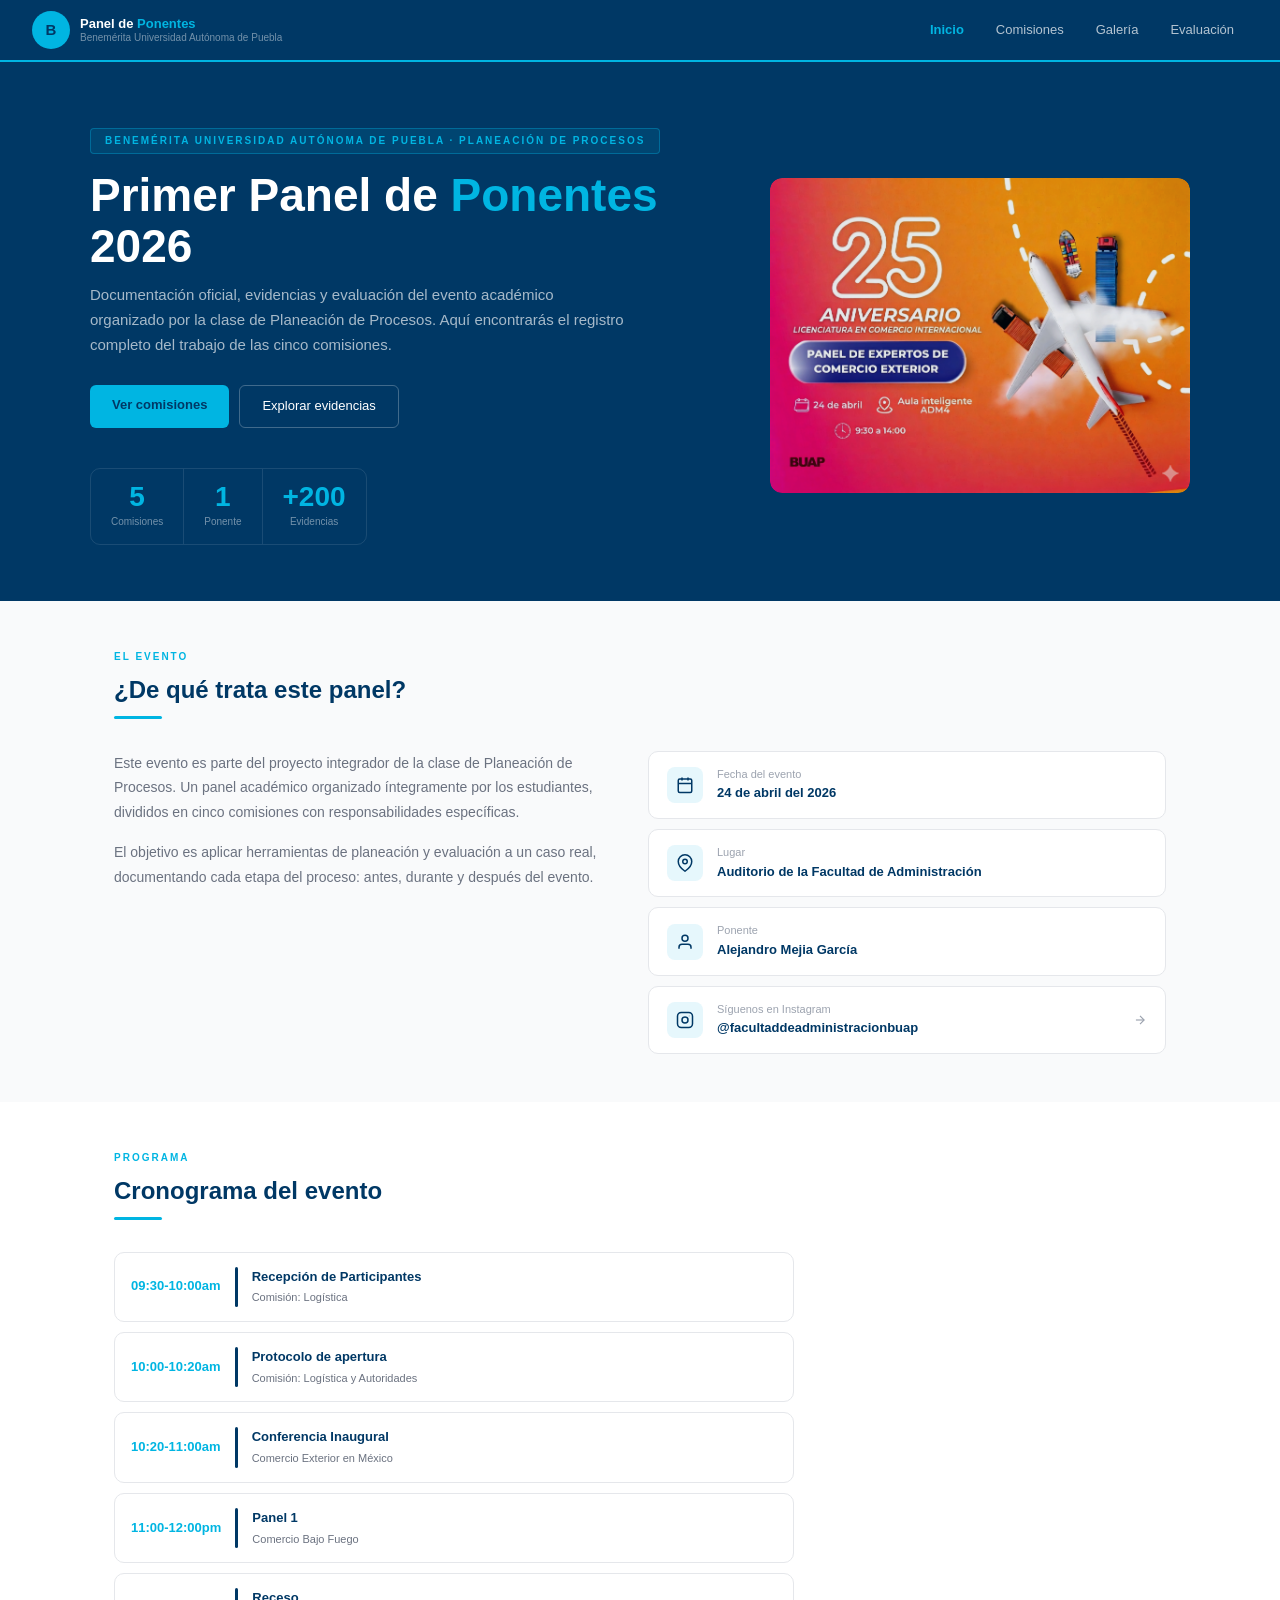
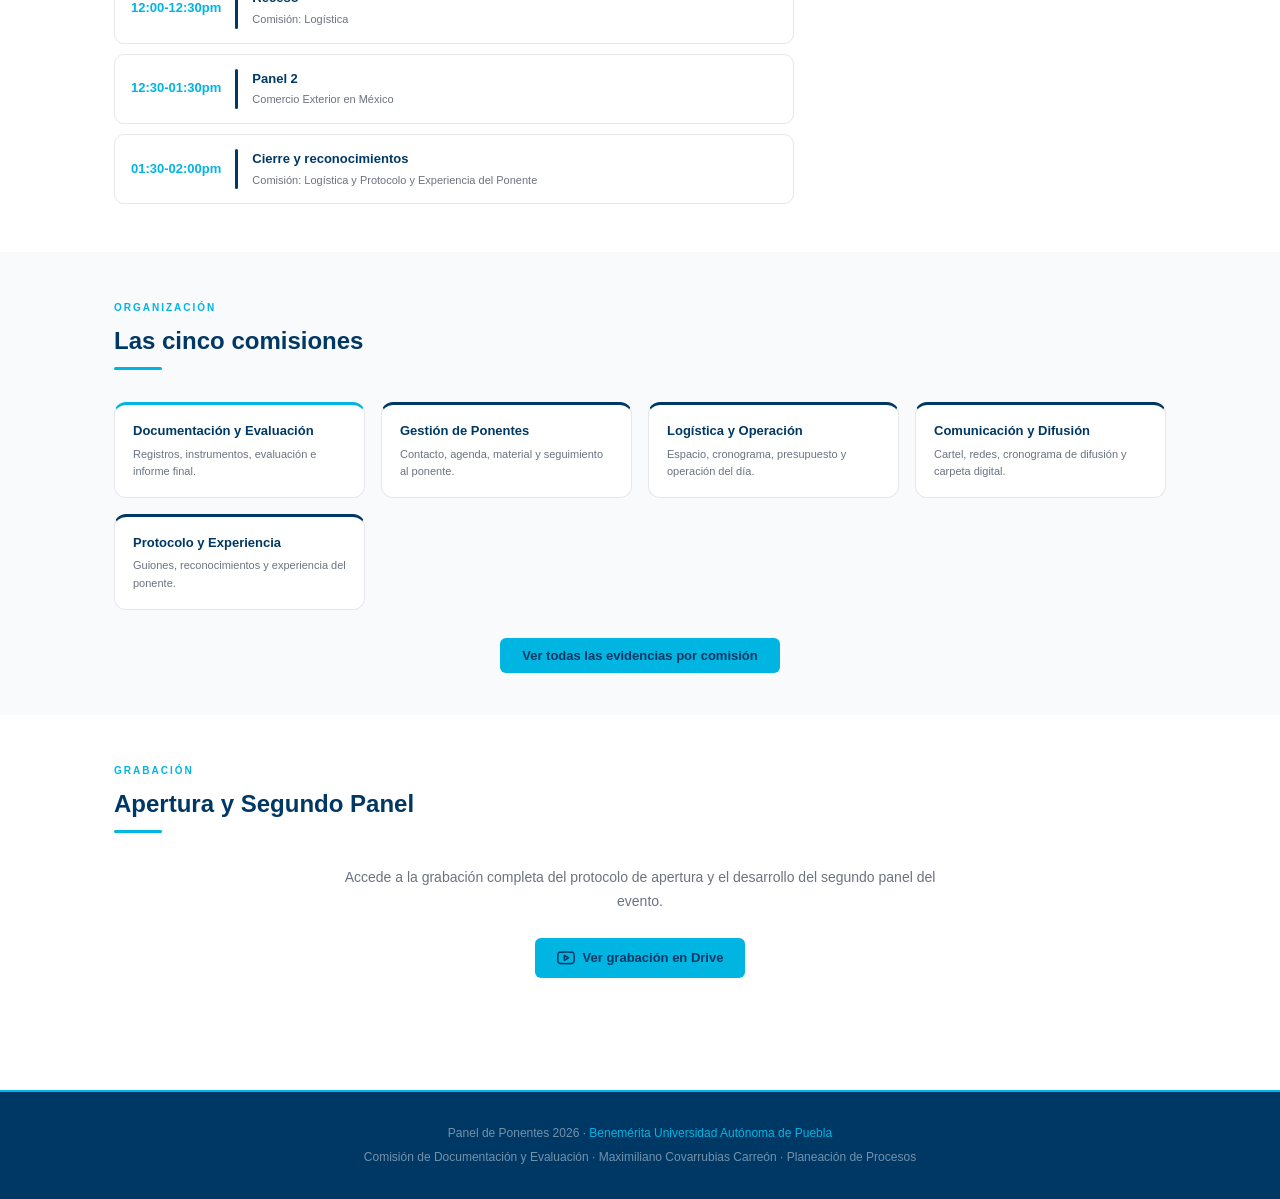
<file: index.html>
<!DOCTYPE html>
<html lang="es">

<head>
  <meta charset="UTF-8">
  <meta name="viewport" content="width=device-width, initial-scale=1.0">
  <title>Panel de Ponentes 2026 · BUAP</title>
  <link rel="stylesheet" href="style.css">
</head>

<body>

  <!-- ── NAVEGACIÓN ── -->
  <nav>
    <a class="nav-brand" href="index.html">
      <div class="nav-escudo">B</div>
      <div class="nav-name">
        <strong>Panel de <span>Ponentes</span></strong>
        <small>Benemérita Universidad Autónoma de Puebla</small>
      </div>
    </a>
    <div class="nav-links">
      <a href="index.html" class="active">Inicio</a>
      <a href="comisiones.html">Comisiones</a>
      <a href="galeria.html">Galería</a>
      <a href="evaluacion.html">Evaluación</a>
    </div>
  </nav>

  <!-- ── HERO ── -->
  <section class="hero">
    <div class="hero-inner">
      <div class="hero-grid">
        <div>
          <div class="hero-eyebrow">Benemérita Universidad Autónoma de Puebla · Planeación de Procesos</div>
          <h1>Primer Panel de <span>Ponentes</span><br>2026</h1>
          <p class="hero-desc">Documentación oficial, evidencias y evaluación del evento académico organizado por la
            clase de Planeación de Procesos. Aquí encontrarás el registro completo del trabajo de las cinco comisiones.
          </p>
          <div class="hero-btns">
            <a href="comisiones.html" class="btn-primary">Ver comisiones</a>
            <a href="galeria.html" class="btn-outline">Explorar evidencias</a>
          </div>
          <div class="hero-stats">
            <div class="hero-stat">
              <div class="n">5</div>
              <div class="l">Comisiones</div>
            </div>
            <div class="hero-stat">
              <div class="n">1</div>
              <div class="l">Ponente</div>
            </div>
            <div class="hero-stat">
              <div class="n">+200</div>
              <div class="l">Evidencias</div>
            </div>
          </div>
        </div>
        <div class="hero-foto-desktop">
          <img src="img/foto-evento.jpg" alt="Panel de Ponentes 2026">
        </div>

      </div>
    </div>
  </section>

  <!-- ── FOTO DEL EVENTO ── -->
  <!-- INSTRUCCIÓN: Para agregar tu foto real tienes dos opciones:
     Opción A — Imagen subida a GitHub:
       1. Crea una carpeta llamada "img" dentro de tu repositorio
       2. Sube tu foto (ej: foto-evento.jpg) a esa carpeta
       3. Cambia el src a: src="img/foto-evento.jpg"
     Opción B — Imagen desde Google Drive:
       1. Sube la foto a Drive → clic derecho → "Obtener enlace"
       2. Cambia el link: reemplaza "/view" por nada y agrega "&sz=w1200"
       3. Cambia el src a: src="https://drive.google.com/uc?id=TU_ID_DE_DRIVE"
-->
  <div class="hero-foto-mobile" style="background:#1a0a0a; line-height:0;">
    <img src="img/foto-evento.jpg" alt="Foto del Panel de Ponentes 2026"
      onerror="this.parentElement.style.display='none'"
      style="width:100%; height:auto; object-fit:contain; object-position:center; display:block;">
  </div>

  <!-- ── SOBRE EL EVENTO ── -->
  <section class="section" style="background: #F9FAFB;">
    <div class="container">
      <div class="section-tag">El evento</div>
      <h2 class="section-title">¿De qué trata este panel?</h2>
      <div class="divider"></div>

      <div class="grid-2">
        <div>
          <!-- EDITAR: descripción del evento y del ponente -->
          <p style="font-size:14px; color:#6B7280; line-height:1.75; margin-bottom:1rem;">
            Este evento es parte del proyecto integrador de la clase de Planeación de Procesos.
            Un panel académico organizado íntegramente por los estudiantes, divididos en cinco
            comisiones con responsabilidades específicas.
          </p>
          <p style="font-size:14px; color:#6B7280; line-height:1.75;">
            El objetivo es aplicar herramientas de planeación y evaluación a un caso real,
            documentando cada etapa del proceso: antes, durante y después del evento.
          </p>
        </div>

        <div style="display:flex; flex-direction:column; gap:10px;">

          <div
            style="background:white; border:0.5px solid #E5E7EB; border-radius:10px; padding:14px 18px; display:flex; gap:14px; align-items:center;">
            <div
              style="width:36px; height:36px; background:#E6F7FC; border-radius:8px; display:flex; align-items:center; justify-content:center; flex-shrink:0;">
              <svg width="18" height="18" viewBox="0 0 24 24" fill="none" stroke="#003865" stroke-width="2">
                <rect x="3" y="4" width="18" height="18" rx="2" />
                <line x1="16" y1="2" x2="16" y2="6" />
                <line x1="8" y1="2" x2="8" y2="6" />
                <line x1="3" y1="10" x2="21" y2="10" />
              </svg>
            </div>
            <div>
              <div style="font-size:11px; color:#9CA3AF;">Fecha del evento</div>
              <div style="font-size:13px; font-weight:600; color:#003865;">24 de abril del 2026</div>
            </div>
          </div>

          <div
            style="background:white; border:0.5px solid #E5E7EB; border-radius:10px; padding:14px 18px; display:flex; gap:14px; align-items:center;">
            <div
              style="width:36px; height:36px; background:#E6F7FC; border-radius:8px; display:flex; align-items:center; justify-content:center; flex-shrink:0;">
              <svg width="18" height="18" viewBox="0 0 24 24" fill="none" stroke="#003865" stroke-width="2">
                <path d="M21 10c0 7-9 13-9 13s-9-6-9-13a9 9 0 0 1 18 0z" />
                <circle cx="12" cy="10" r="3" />
              </svg>
            </div>
            <div>
              <div style="font-size:11px; color:#9CA3AF;">Lugar</div>
              <div style="font-size:13px; font-weight:600; color:#003865;">Auditorio de la Facultad de Administración
              </div>
            </div>
          </div>

          <div
            style="background:white; border:0.5px solid #E5E7EB; border-radius:10px; padding:14px 18px; display:flex; gap:14px; align-items:center;">
            <div
              style="width:36px; height:36px; background:#E6F7FC; border-radius:8px; display:flex; align-items:center; justify-content:center; flex-shrink:0;">
              <svg width="18" height="18" viewBox="0 0 24 24" fill="none" stroke="#003865" stroke-width="2">
                <path d="M20 21v-2a4 4 0 0 0-4-4H8a4 4 0 0 0-4 4v2" />
                <circle cx="12" cy="7" r="4" />
              </svg>
            </div>
            <div>
              <div style="font-size:11px; color:#9CA3AF;">Ponente</div>
              <div style="font-size:13px; font-weight:600; color:#003865;">Alejandro Mejia García</div>
            </div>
          </div>
          <a href="https://www.instagram.com/facultaddeadministracionbuap?igsh=MTB5b3N3bDlmZ3NhOA==" target="_blank"
            rel="noopener" style="text-decoration:none;">
            <div
              style="background:white; border:0.5px solid #E5E7EB; border-radius:10px; padding:14px 18px; display:flex; gap:14px; align-items:center; transition:border-color 0.15s;"
              onmouseover="this.style.borderColor='#00B5E2'" onmouseout="this.style.borderColor='#E5E7EB'">
              <div
                style="width:36px; height:36px; background:#E6F7FC; border-radius:8px; display:flex; align-items:center; justify-content:center; flex-shrink:0;">
                <svg width="18" height="18" viewBox="0 0 24 24" fill="none" stroke="#003865" stroke-width="2"
                  stroke-linecap="round" stroke-linejoin="round">
                  <rect x="2" y="2" width="20" height="20" rx="5" ry="5" />
                  <circle cx="12" cy="12" r="4" />
                  <circle cx="17.5" cy="6.5" r="0.5" fill="#003865" stroke="none" />
                </svg>
              </div>
              <div style="flex:1;">
                <div style="font-size:11px; color:#9CA3AF;">Síguenos en Instagram</div>
                <div style="font-size:13px; font-weight:600; color:#003865;">@facultaddeadministracionbuap</div>
              </div>
              <svg width="14" height="14" viewBox="0 0 24 24" fill="none" stroke="#9CA3AF" stroke-width="2">
                <line x1="5" y1="12" x2="19" y2="12" />
                <polyline points="12 5 19 12 12 19" />
              </svg>
            </div>
          </a>

        </div>
      </div>
    </div>
  </section>

  <!-- ── CRONOGRAMA DEL DÍA ── -->
  <section class="section">
    <div class="container">
      <div class="section-tag">Programa</div>
      <h2 class="section-title">Cronograma del evento</h2>
      <div class="divider"></div>

      <!-- EDITAR: ajusta horarios y actividades según su cronograma real -->
      <div class="timeline" style="max-width:680px;">
        <div class="tl-item">
          <div class="tl-time">09:30-10:00am</div>
          <div class="tl-bar"></div>
          <div class="tl-content">
            <h4>Recepción de Participantes</h4>
            <p>Comisión: Logística</p>
          </div>
        </div>
        <div class="tl-item">
          <div class="tl-time">10:00-10:20am</div>
          <div class="tl-bar"></div>
          <div class="tl-content">
            <h4>Protocolo de apertura</h4>
            <p>Comisión: Logística y Autoridades</p>
          </div>
        </div>
        <div class="tl-item">
          <div class="tl-time">10:20-11:00am</div>
          <div class="tl-bar"></div>
          <div class="tl-content">
            <h4>Conferencia Inaugural</h4>
            <p>Comercio Exterior en México</p>
          </div>
        </div>
        <div class="tl-item">
          <div class="tl-time">11:00-12:00pm</div>
          <div class="tl-bar"></div>
          <div class="tl-content">
            <h4>Panel 1</h4>
            <p>Comercio Bajo Fuego</p>
          </div>
        </div>
        <div class="tl-item">
          <div class="tl-time">12:00-12:30pm</div>
          <div class="tl-bar"></div>
          <div class="tl-content">
            <h4>Receso</h4>
            <p>Comisión: Logística</p>
          </div>
        </div>
        <div class="tl-item">
          <div class="tl-time">12:30-01:30pm</div>
          <div class="tl-bar"></div>
          <div class="tl-content">
            <h4>Panel 2</h4>
            <p>Comercio Exterior en México</p>
          </div>
        </div>
        <div class="tl-item">
          <div class="tl-time">01:30-02:00pm</div>
          <div class="tl-bar"></div>
          <div class="tl-content">
            <h4>Cierre y reconocimientos</h4>
            <p>Comisión: Logística y Protocolo y Experiencia del Ponente</p>
          </div>
        </div>
      </div>
    </div>
  </section>

  <!-- ── COMISIONES (resumen) ── -->
  <section class="section" style="background:#F9FAFB;">
    <div class="container">
      <div class="section-tag">Organización</div>
      <h2 class="section-title">Las cinco comisiones</h2>
      <div class="divider"></div>

      <div class="grid-3">
        <a href="comisiones.html#doc-eval" style="text-decoration:none;">
          <div class="card" style="border-top:3px solid #00B5E2;">
            <div class="card-body">
              <div style="font-size:13px; font-weight:700; color:#003865; margin-bottom:4px;">Documentación y Evaluación
              </div>
              <div style="font-size:11px; color:#6B7280;">Registros, instrumentos, evaluación e informe final.</div>
            </div>
          </div>
        </a>
        <a href="comisiones.html#gestion" style="text-decoration:none;">
          <div class="card" style="border-top:3px solid #003865;">
            <div class="card-body">
              <div style="font-size:13px; font-weight:700; color:#003865; margin-bottom:4px;">Gestión de Ponentes</div>
              <div style="font-size:11px; color:#6B7280;">Contacto, agenda, material y seguimiento al ponente.</div>
            </div>
          </div>
        </a>
        <a href="comisiones.html#logistica" style="text-decoration:none;">
          <div class="card" style="border-top:3px solid #003865;">
            <div class="card-body">
              <div style="font-size:13px; font-weight:700; color:#003865; margin-bottom:4px;">Logística y Operación
              </div>
              <div style="font-size:11px; color:#6B7280;">Espacio, cronograma, presupuesto y operación del día.</div>
            </div>
          </div>
        </a>
        <a href="comisiones.html#comunicacion" style="text-decoration:none;">
          <div class="card" style="border-top:3px solid #003865;">
            <div class="card-body">
              <div style="font-size:13px; font-weight:700; color:#003865; margin-bottom:4px;">Comunicación y Difusión
              </div>
              <div style="font-size:11px; color:#6B7280;">Cartel, redes, cronograma de difusión y carpeta digital.</div>
            </div>
          </div>
        </a>
        <a href="comisiones.html#protocolo" style="text-decoration:none;">
          <div class="card" style="border-top:3px solid #003865;">
            <div class="card-body">
              <div style="font-size:13px; font-weight:700; color:#003865; margin-bottom:4px;">Protocolo y Experiencia
              </div>
              <div style="font-size:11px; color:#6B7280;">Guiones, reconocimientos y experiencia del ponente.</div>
            </div>
          </div>
        </a>
      </div>

      <div style="text-align:center; margin-top:2rem;">
        <a href="comisiones.html" class="btn-primary">Ver todas las evidencias por comisión</a>
      </div>
    </div>
  </section>

  <!-- ── GRABACIÓN DEL EVENTO ── -->
  <section class="section">
    <div class="container">
      <div class="section-tag">Grabación</div>
      <h2 class="section-title">Apertura y Segundo Panel</h2>
      <div class="divider"></div>

      <div style="text-align:center; max-width:600px; margin:0 auto;">
        <p style="font-size:14px; color:#6B7280; margin-bottom:1.5rem; line-height:1.75;">
          Accede a la grabación completa del protocolo de apertura y el desarrollo del segundo panel del evento.
        </p>
        <a href="https://drive.google.com/drive/folders/17gxYvXogH0Pu8R5FlDUb6f06TB4AMZCw?usp=drive_link"
          class="btn-primary" target="_blank" rel="noopener" style="display:inline-flex; align-items:center; gap:8px;">
          <svg width="18" height="18" viewBox="0 0 24 24" fill="none" stroke="currentColor" stroke-width="2"
            stroke-linecap="round" stroke-linejoin="round">
            <path
              d="M22.54 6.42a2.78 2.78 0 0 0-1.94-2C18.88 4 12 4 12 4s-6.88 0-8.6.46a2.78 2.78 0 0 0-1.94 2A29 29 0 0 0 1 11.75a29 29 0 0 0 .46 5.33 2.78 2.78 0 0 0 1.94 2c1.72.46 8.6.46 8.6.46s6.88 0 8.6-.46a2.78 2.78 0 0 0 1.94-2 29 29 0 0 0 .46-5.33 29 29 0 0 0-.46-5.33z">
            </path>
            <polygon points="9.75 15.02 15.5 11.75 9.75 8.48 9.75 15.02"></polygon>
          </svg>
          Ver grabación en Drive
        </a>
      </div>
    </div>
  </section>

  <!-- ── FOOTER ── -->
  <footer>
    <p>Panel de Ponentes 2026 · <span>Benemérita Universidad Autónoma de Puebla</span></p>
    <p style="margin-top:4px;">Comisión de Documentación y Evaluación · Maximiliano Covarrubias Carreón · Planeación de
      Procesos</p>
  </footer>

</body>

</html>
</file>
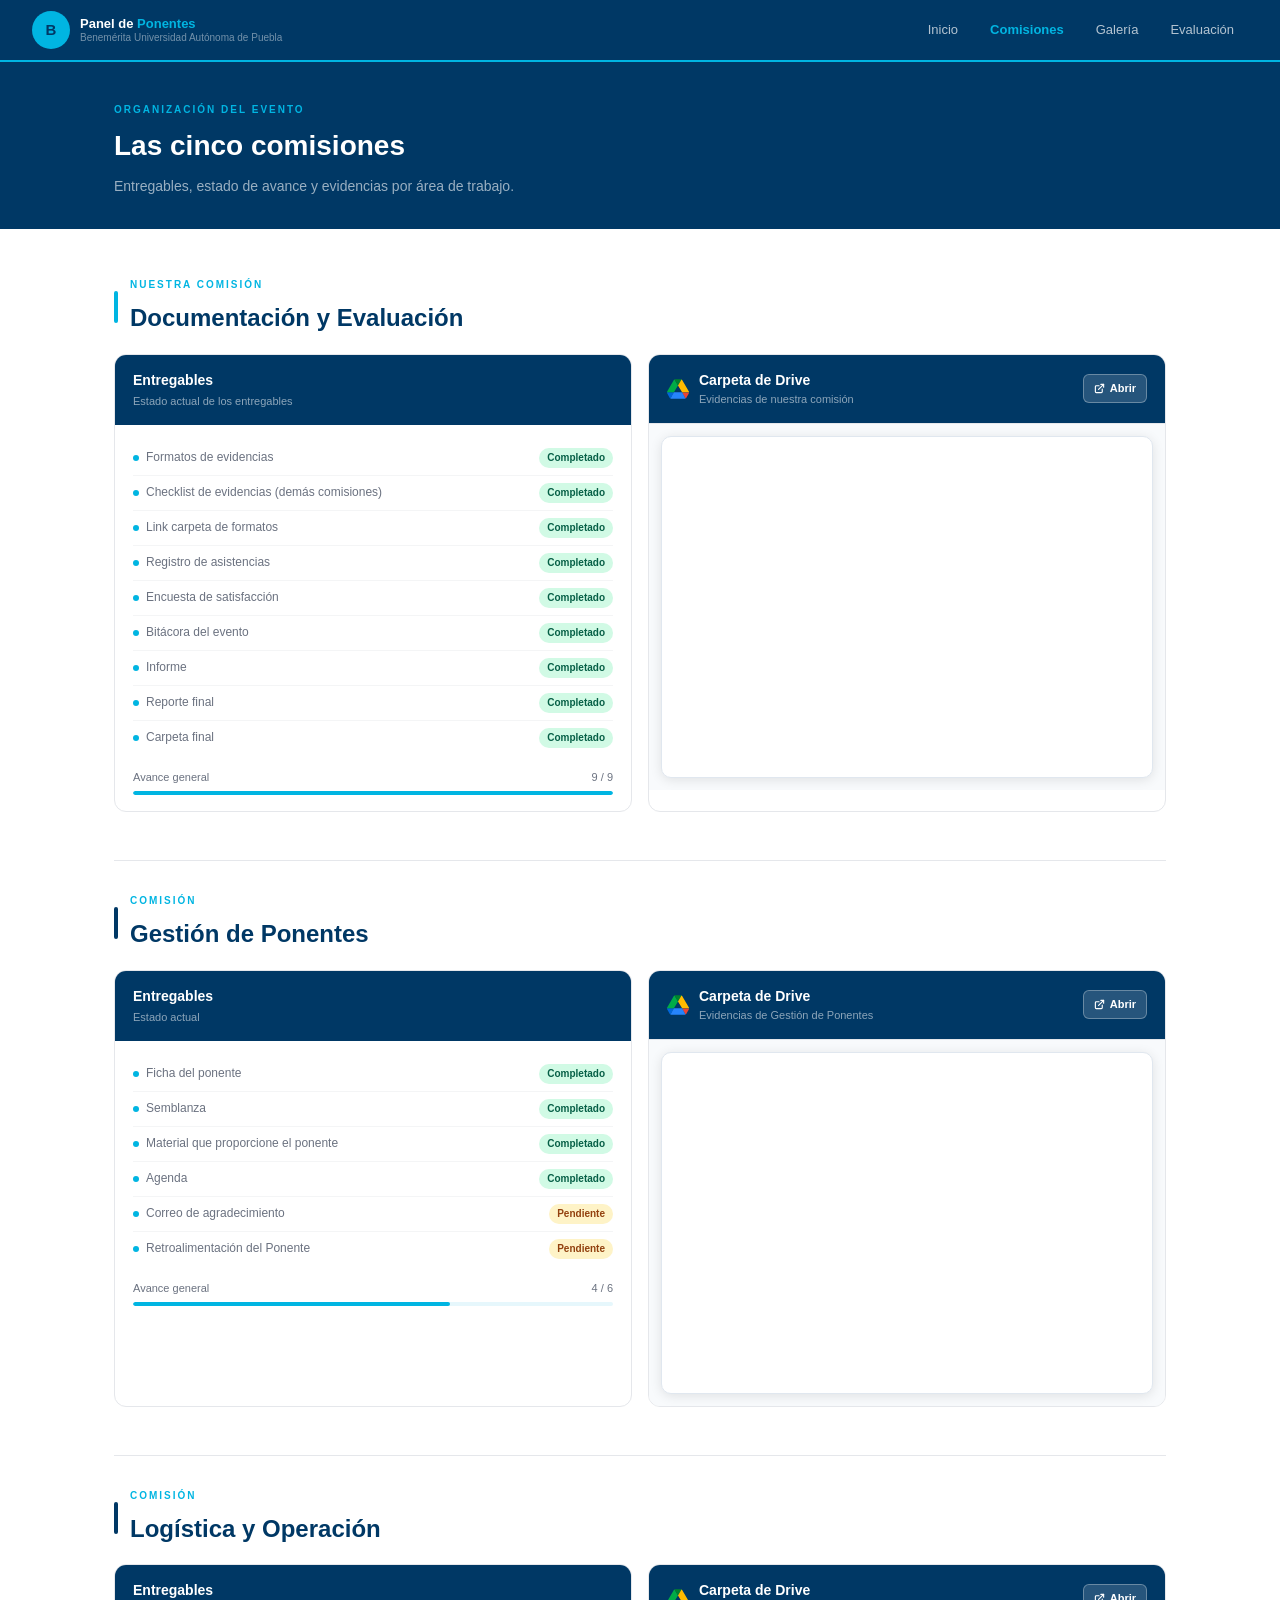
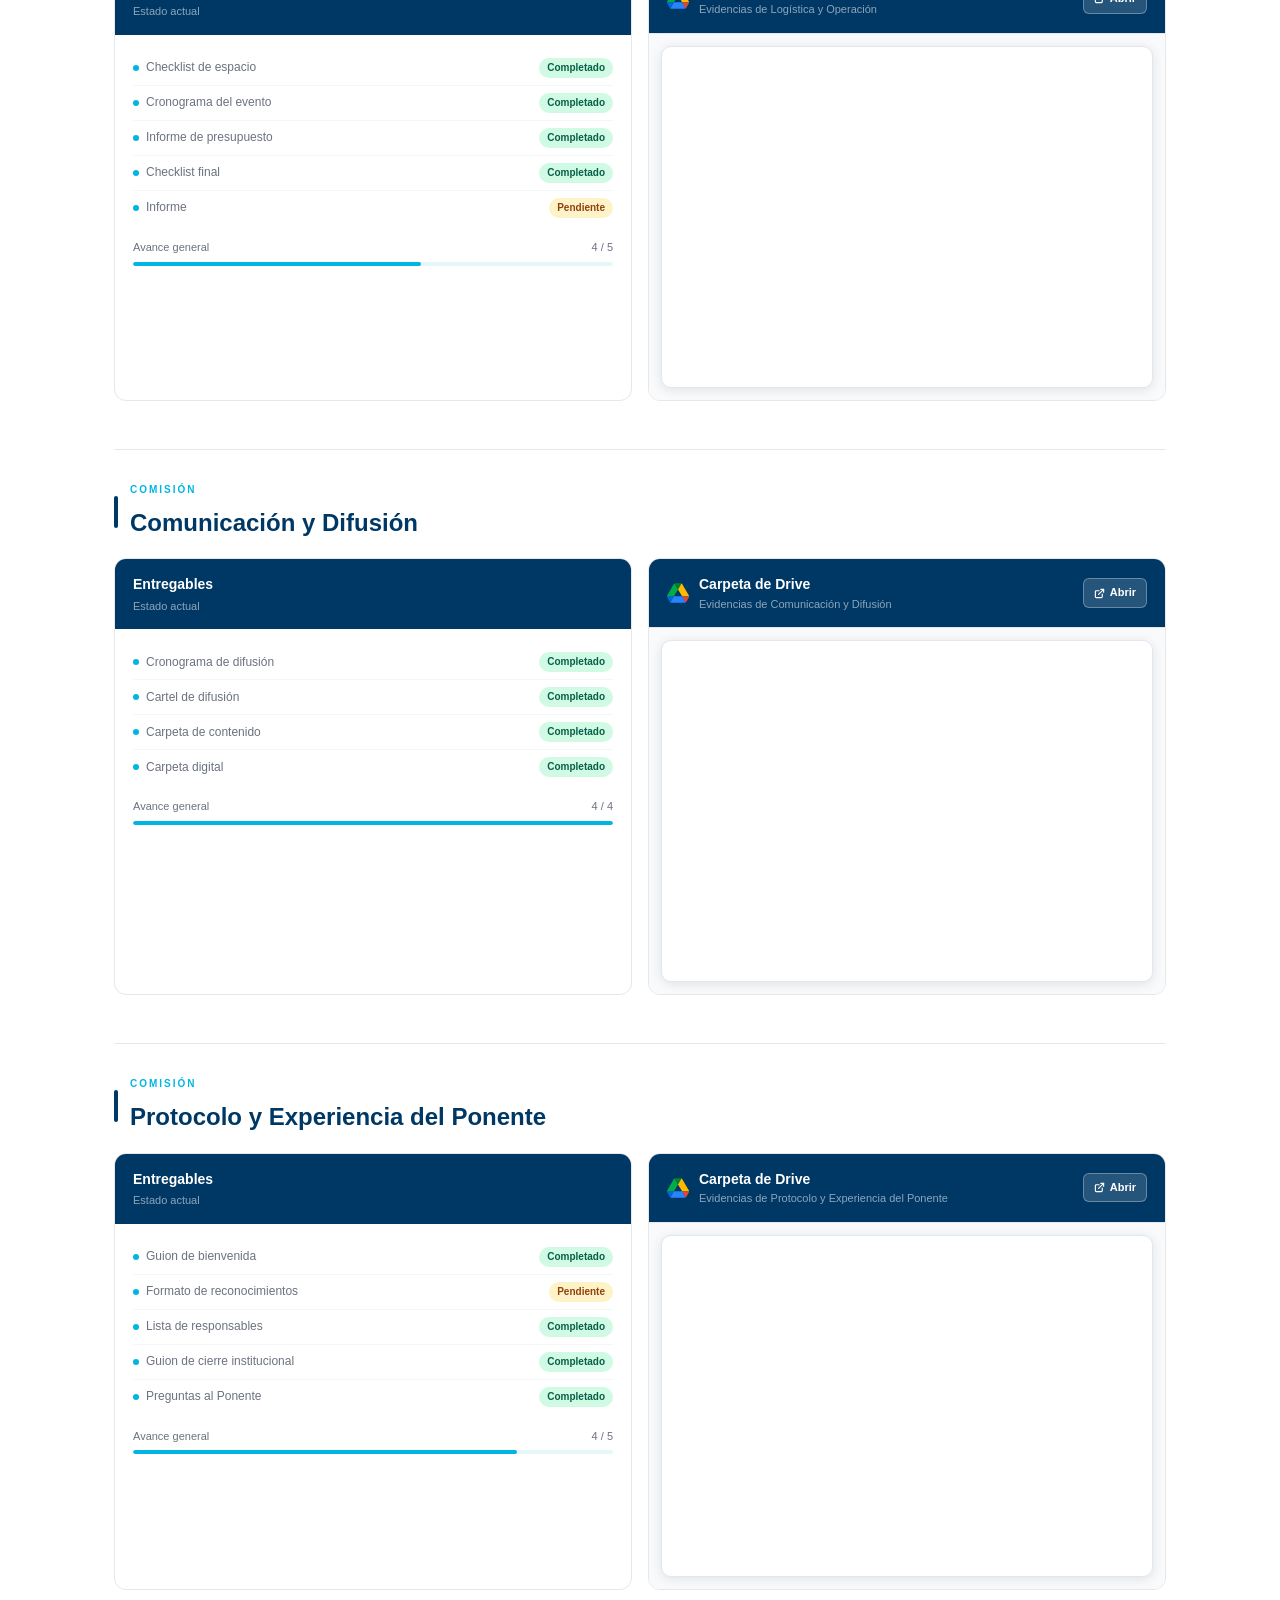
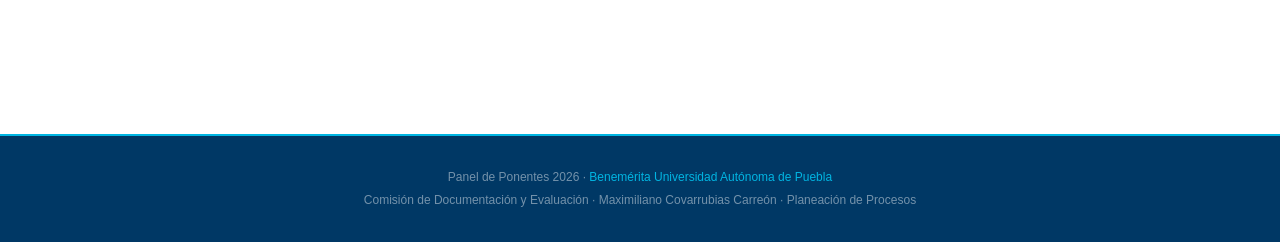
<file: comisiones.html>
<!DOCTYPE html>
<html lang="es">

<head>
  <meta charset="UTF-8">
  <meta name="viewport" content="width=device-width, initial-scale=1.0">
  <title>Comisiones · Panel de Ponentes BUAP</title>
  <link rel="stylesheet" href="style.css">
</head>

<body>

  <!-- ── NAVEGACIÓN ── -->
  <nav>
    <a class="nav-brand" href="index.html">
      <div class="nav-escudo">B</div>
      <div class="nav-name">
        <strong>Panel de <span>Ponentes</span></strong>
        <small>Benemérita Universidad Autónoma de Puebla</small>
      </div>
    </a>
    <div class="nav-links">
      <a href="index.html">Inicio</a>
      <a href="comisiones.html" class="active">Comisiones</a>
      <a href="galeria.html">Galería</a>
      <a href="evaluacion.html">Evaluación</a>
    </div>
  </nav>

  <!-- ── HEADER ── -->
  <div style="background:#003865; padding:2.5rem 2rem 2rem;">
    <div class="container">
      <div class="section-tag">Organización del evento</div>
      <h1 style="color:white; font-size:28px; font-weight:800; margin-bottom:6px;">Las cinco comisiones</h1>
      <p style="color:rgba(255,255,255,0.6); font-size:14px;">Entregables, estado de avance y evidencias por área de
        trabajo.</p>
    </div>
  </div>

  <!-- ════════════════════════════════════════════
     INSTRUCCIÓN PARA AGREGAR IFRAMES DE DRIVE:
     1. Abre la carpeta en Google Drive
     2. Copia la URL de la carpeta compartida
     3. Extrae el ID: la parte después de "folders/" y antes de "?"
     4. Pégalo en el atributo src del <iframe>:
        src="https://drive.google.com/embeddedfolderview?id=TU_ID#list"
     5. Asegúrate de que la carpeta tenga permiso "Cualquier persona con el enlace puede ver"
     ════════════════════════════════════════════ -->

  <div class="section">
    <div class="container">

      <!-- ══ 1. DOCUMENTACIÓN Y EVALUACIÓN ══ -->
      <div id="doc-eval" style="margin-bottom:3rem;">
        <div style="display:flex; align-items:center; gap:12px; margin-bottom:1rem;">
          <div style="width:4px; height:32px; background:#00B5E2; border-radius:2px;"></div>
          <div>
            <div class="section-tag">Nuestra comisión</div>
            <h2 class="section-title" style="margin-bottom:0;">Documentación y Evaluación</h2>
          </div>
        </div>

        <div class="grid-2">
          <div class="card">
            <div class="card-header">
              <h3>Entregables</h3>
              <p>Estado actual de los entregables</p>
            </div>
            <div class="card-body">
              <ul class="entregable-list">
                <!-- EDITAR: cambia badge-pending por badge-done cuando se entregue -->
                <li><span class="entregable-name"><span class="dot"></span>Formatos de evidencias</span><span
                    class="badge badge-done">Completado</span></li>
                <li><span class="entregable-name"><span class="dot"></span>Checklist de evidencias (demás
                    comisiones)</span><span class="badge badge-done">Completado</span></li>
                <li><span class="entregable-name"><span class="dot"></span>Link carpeta de formatos</span><span
                    class="badge badge-done">Completado</span></li>
                <li><span class="entregable-name"><span class="dot"></span>Registro de asistencias</span><span
                    class="badge badge-done">Completado</span></li>
                <li><span class="entregable-name"><span class="dot"></span>Encuesta de satisfacción</span><span
                    class="badge badge-done">Completado</span></li>
                <li><span class="entregable-name"><span class="dot"></span>Bitácora del evento</span><span
                    class="badge badge-done">Completado</span></li>
                <li><span class="entregable-name"><span class="dot"></span>Informe</span><span
                    class="badge badge-done">Completado</span></li>
                <li><span class="entregable-name"><span class="dot"></span>Reporte final</span><span
                    class="badge badge-done">Completado</span></li>
                <li><span class="entregable-name"><span class="dot"></span>Carpeta final</span><span
                    class="badge badge-done">Completado</span></li>
              </ul>
              <div class="progress-wrap">
                <!-- EDITAR: cambia el width del fill y los textos según avance -->
                <div class="progress-label"><span>Avance general</span><span>9 / 9</span></div>
                <div class="progress-bg">
                  <div class="progress-fill" style="width:100%"></div>
                </div>
              </div>
            </div>
          </div>

          <div style="display:flex; flex-direction:column;">
            <div class="card" style="flex:1; overflow:hidden;">
              <div class="card-header" style="display:flex; align-items:center; gap:10px;">
                <!-- Ícono carpeta Drive -->
                <svg width="22" height="22" viewBox="0 0 87.3 78" fill="none" xmlns="http://www.w3.org/2000/svg"
                  style="flex-shrink:0;">
                  <path d="M6.6 66.85l3.85 6.65c.8 1.4 1.95 2.5 3.3 3.3L27.5 52H0c0 1.55.4 3.1 1.2 4.5z"
                    fill="#0066DA" />
                  <path d="M43.65 25L29.9 1.2C28.55 2 27.4 3.1 26.6 4.5L1.2 47.5C.4 48.9 0 50.45 0 52h27.5z"
                    fill="#00AC47" />
                  <path
                    d="M73.55 76.8c1.35-.8 2.5-1.9 3.3-3.3l1.6-2.75 7.65-13.25c.8-1.4 1.2-2.95 1.2-4.5H60l5.55 10.5z"
                    fill="#EA4335" />
                  <path d="M43.65 25L57.4 1.2C56.05.4 54.5 0 52.9 0H34.4c-1.6 0-3.15.45-4.5 1.2z" fill="#00832D" />
                  <path d="M60 52H27.5L13.75 76.8c1.35.8 2.9 1.2 4.5 1.2h50.5c1.6 0 3.15-.4 4.5-1.2z" fill="#2684FC" />
                  <path d="M73.4 26.5l-12.7-22c-.8-1.4-1.95-2.5-3.3-3.3L43.65 25 60 52h27.45c0-1.55-.4-3.1-1.2-4.5z"
                    fill="#FFBA00" />
                </svg>
                <div>
                  <h3 style="margin:0;">Carpeta de Drive</h3>
                  <p style="margin:0;">Evidencias de nuestra comisión</p>
                </div>
                <a href="https://drive.google.com/drive/folders/1NXueXJEmHeIiN2H3Vw0rh3bUWjGNJTs-" target="_blank"
                  rel="noopener"
                  style="margin-left:auto; display:inline-flex; align-items:center; gap:5px; font-size:11px; font-weight:600; color:white; background:rgba(255,255,255,0.15); border:1px solid rgba(255,255,255,0.3); border-radius:6px; padding:5px 10px; text-decoration:none; flex-shrink:0; transition:background 0.15s;"
                  onmouseover="this.style.background='rgba(255,255,255,0.28)'"
                  onmouseout="this.style.background='rgba(255,255,255,0.15)'">
                  <svg width="11" height="11" viewBox="0 0 24 24" fill="none" stroke="currentColor" stroke-width="2.5"
                    stroke-linecap="round" stroke-linejoin="round">
                    <path d="M18 13v6a2 2 0 0 1-2 2H5a2 2 0 0 1-2-2V8a2 2 0 0 1 2-2h6" />
                    <polyline points="15 3 21 3 21 9" />
                    <line x1="10" y1="14" x2="21" y2="3" />
                  </svg>
                  Abrir
                </a>
              </div>
              <!-- Vista previa incrustada de la carpeta de Google Drive -->
              <div style="
                display:flex;
                justify-content:center;
                align-items:flex-start;
                padding:12px;
                background:#f8fafc;
                border-top:1px solid #e5e7eb;
              ">
                <div style="
                  width:100%;
                  max-width:560px;
                  border-radius:10px;
                  overflow:hidden;
                  box-shadow:0 2px 12px rgba(0,0,0,0.10);
                  border:1px solid #e0e7ef;
                  background:#fff;
                ">
                  <!-- IFRAME DE DRIVE ↓ Reemplaza el ID en src para cambiar la carpeta -->
                  <iframe src="https://drive.google.com/embeddedfolderview?id=1NXueXJEmHeIiN2H3Vw0rh3bUWjGNJTs-#list"
                    style="width:100%; height:340px; border:none; display:block;"
                    title="Carpeta de Drive – Evidencias de la comisión" loading="lazy" allowfullscreen>
                  </iframe>
                </div>
              </div>
            </div>
          </div>
        </div>
      </div>

      <hr style="border:none; border-top:0.5px solid #E5E7EB; margin:2rem 0;">

      <!-- ══ 2. GESTIÓN DE PONENTES ══ -->
      <div id="gestion" style="margin-bottom:3rem;">
        <div style="display:flex; align-items:center; gap:12px; margin-bottom:1rem;">
          <div style="width:4px; height:32px; background:#003865; border-radius:2px;"></div>
          <div>
            <div class="section-tag">Comisión</div>
            <h2 class="section-title" style="margin-bottom:0;">Gestión de Ponentes</h2>
          </div>
        </div>

        <div class="grid-2">
          <div class="card">
            <div class="card-header">
              <h3>Entregables</h3>
              <p>Estado actual</p>
            </div>
            <div class="card-body">
              <ul class="entregable-list">
                <!-- EDITAR: cambia badge-pending por badge-done cuando se entregue -->
                <li><span class="entregable-name"><span class="dot"></span>Ficha del ponente</span><span
                    class="badge badge-done">Completado</span></li>
                <li><span class="entregable-name"><span class="dot"></span>Semblanza</span><span
                    class="badge badge-done">Completado</span></li>
                <li><span class="entregable-name"><span class="dot"></span>Material que proporcione el
                    ponente</span><span class="badge badge-done">Completado</span></li>
                <li><span class="entregable-name"><span class="dot"></span>Agenda</span><span
                    class="badge badge-done">Completado</span></li>
                <li><span class="entregable-name"><span class="dot"></span>Correo de agradecimiento</span><span
                    class="badge badge-pending">Pendiente</span></li>
                <li><span class="entregable-name"><span class="dot"></span>Retroalimentación del Ponente</span><span
                    class="badge badge-pending">Pendiente</span></li>
              </ul>
              <div class="progress-wrap">
                <!-- EDITAR: cambia el width del fill y los textos según avance -->
                <div class="progress-label"><span>Avance general</span><span>4 / 6</span></div>
                <div class="progress-bg">
                  <div class="progress-fill" style="width:66%"></div>
                </div>
              </div>
            </div>
          </div>

          <div style="display:flex; flex-direction:column;">
            <div class="card" style="flex:1; overflow:hidden;">
              <div class="card-header" style="display:flex; align-items:center; gap:10px;">
                <!-- Ícono carpeta Drive -->
                <svg width="22" height="22" viewBox="0 0 87.3 78" fill="none" xmlns="http://www.w3.org/2000/svg"
                  style="flex-shrink:0;">
                  <path d="M6.6 66.85l3.85 6.65c.8 1.4 1.95 2.5 3.3 3.3L27.5 52H0c0 1.55.4 3.1 1.2 4.5z"
                    fill="#0066DA" />
                  <path d="M43.65 25L29.9 1.2C28.55 2 27.4 3.1 26.6 4.5L1.2 47.5C.4 48.9 0 50.45 0 52h27.5z"
                    fill="#00AC47" />
                  <path
                    d="M73.55 76.8c1.35-.8 2.5-1.9 3.3-3.3l1.6-2.75 7.65-13.25c.8-1.4 1.2-2.95 1.2-4.5H60l5.55 10.5z"
                    fill="#EA4335" />
                  <path d="M43.65 25L57.4 1.2C56.05.4 54.5 0 52.9 0H34.4c-1.6 0-3.15.45-4.5 1.2z" fill="#00832D" />
                  <path d="M60 52H27.5L13.75 76.8c1.35.8 2.9 1.2 4.5 1.2h50.5c1.6 0 3.15-.4 4.5-1.2z" fill="#2684FC" />
                  <path d="M73.4 26.5l-12.7-22c-.8-1.4-1.95-2.5-3.3-3.3L43.65 25 60 52h27.45c0-1.55-.4-3.1-1.2-4.5z"
                    fill="#FFBA00" />
                </svg>
                <div>
                  <h3 style="margin:0;">Carpeta de Drive</h3>
                  <p style="margin:0;">Evidencias de Gestión de Ponentes</p>
                </div>
                <a href="https://drive.google.com/drive/folders/16Jdl7M1rx_sAog-WTN5UUUcxsuA6j18m" target="_blank"
                  rel="noopener"
                  style="margin-left:auto; display:inline-flex; align-items:center; gap:5px; font-size:11px; font-weight:600; color:white; background:rgba(255,255,255,0.15); border:1px solid rgba(255,255,255,0.3); border-radius:6px; padding:5px 10px; text-decoration:none; flex-shrink:0; transition:background 0.15s;"
                  onmouseover="this.style.background='rgba(255,255,255,0.28)'"
                  onmouseout="this.style.background='rgba(255,255,255,0.15)'">
                  <svg width="11" height="11" viewBox="0 0 24 24" fill="none" stroke="currentColor" stroke-width="2.5"
                    stroke-linecap="round" stroke-linejoin="round">
                    <path d="M18 13v6a2 2 0 0 1-2 2H5a2 2 0 0 1-2-2V8a2 2 0 0 1 2-2h6" />
                    <polyline points="15 3 21 3 21 9" />
                    <line x1="10" y1="14" x2="21" y2="3" />
                  </svg>
                  Abrir
                </a>
              </div>
              <!-- Vista previa incrustada de la carpeta de Google Drive -->
              <div style="
                display:flex;
                justify-content:center;
                align-items:flex-start;
                padding:12px;
                background:#f8fafc;
                border-top:1px solid #e5e7eb;
              ">
                <div style="
                  width:100%;
                  max-width:560px;
                  border-radius:10px;
                  overflow:hidden;
                  box-shadow:0 2px 12px rgba(0,0,0,0.10);
                  border:1px solid #e0e7ef;
                  background:#fff;
                ">
                  <!-- IFRAME DE DRIVE ↓ Reemplaza el ID en src para cambiar la carpeta -->
                  <iframe src="https://drive.google.com/embeddedfolderview?id=16Jdl7M1rx_sAog-WTN5UUUcxsuA6j18m#list"
                    style="width:100%; height:340px; border:none; display:block;"
                    title="Carpeta de Drive – Evidencias de Gestión de Ponentes" loading="lazy" allowfullscreen>
                  </iframe>
                </div>
              </div>
            </div>
          </div>
        </div>
      </div>

      <hr style="border:none; border-top:0.5px solid #E5E7EB; margin:2rem 0;">

      <!-- ══ 3. LOGÍSTICA Y OPERACIÓN ══ -->
      <div id="logistica" style="margin-bottom:3rem;">
        <div style="display:flex; align-items:center; gap:12px; margin-bottom:1rem;">
          <div style="width:4px; height:32px; background:#003865; border-radius:2px;"></div>
          <div>
            <div class="section-tag">Comisión</div>
            <h2 class="section-title" style="margin-bottom:0;">Logística y Operación</h2>
          </div>
        </div>

        <div class="grid-2">
          <div class="card">
            <div class="card-header">
              <h3>Entregables</h3>
              <p>Estado actual</p>
            </div>
            <div class="card-body">
              <ul class="entregable-list">
                <!-- EDITAR: cambia badge-pending por badge-done cuando se entregue -->
                <li><span class="entregable-name"><span class="dot"></span>Checklist de espacio</span><span
                    class="badge badge-done">Completado</span></li>
                <li><span class="entregable-name"><span class="dot"></span>Cronograma del evento</span><span
                    class="badge badge-done">Completado</span></li>
                <li><span class="entregable-name"><span class="dot"></span>Informe de presupuesto</span><span
                    class="badge badge-done">Completado</span></li>
                <li><span class="entregable-name"><span class="dot"></span>Checklist final</span><span
                    class="badge badge-done">Completado</span></li>
                <li><span class="entregable-name"><span class="dot"></span>Informe</span><span
                    class="badge badge-pending">Pendiente </span></li>
              </ul>
              <div class="progress-wrap">
                <!-- EDITAR: cambia el width del fill y los textos según avance -->
                <div class="progress-label"><span>Avance general</span><span>4 / 5</span></div>
                <div class="progress-bg">
                  <div class="progress-fill" style="width:  60%"></div>
                </div>
              </div>
            </div>
          </div>

          <div style="display:flex; flex-direction:column;">
            <div class="card" style="flex:1; overflow:hidden;">
              <div class="card-header" style="display:flex; align-items:center; gap:10px;">
                <!-- Ícono carpeta Drive -->
                <svg width="22" height="22" viewBox="0 0 87.3 78" fill="none" xmlns="http://www.w3.org/2000/svg"
                  style="flex-shrink:0;">
                  <path d="M6.6 66.85l3.85 6.65c.8 1.4 1.95 2.5 3.3 3.3L27.5 52H0c0 1.55.4 3.1 1.2 4.5z"
                    fill="#0066DA" />
                  <path d="M43.65 25L29.9 1.2C28.55 2 27.4 3.1 26.6 4.5L1.2 47.5C.4 48.9 0 50.45 0 52h27.5z"
                    fill="#00AC47" />
                  <path
                    d="M73.55 76.8c1.35-.8 2.5-1.9 3.3-3.3l1.6-2.75 7.65-13.25c.8-1.4 1.2-2.95 1.2-4.5H60l5.55 10.5z"
                    fill="#EA4335" />
                  <path d="M43.65 25L57.4 1.2C56.05.4 54.5 0 52.9 0H34.4c-1.6 0-3.15.45-4.5 1.2z" fill="#00832D" />
                  <path d="M60 52H27.5L13.75 76.8c1.35.8 2.9 1.2 4.5 1.2h50.5c1.6 0 3.15-.4 4.5-1.2z" fill="#2684FC" />
                  <path d="M73.4 26.5l-12.7-22c-.8-1.4-1.95-2.5-3.3-3.3L43.65 25 60 52h27.45c0-1.55-.4-3.1-1.2-4.5z"
                    fill="#FFBA00" />
                </svg>
                <div>
                  <h3 style="margin:0;">Carpeta de Drive</h3>
                  <p style="margin:0;">Evidencias de Logística y Operación</p>
                </div>
                <a href="https://drive.google.com/drive/folders/1Io2FRyhkPbIIPcPgfifTTM-JPm_JJk4r" target="_blank"
                  rel="noopener"
                  style="margin-left:auto; display:inline-flex; align-items:center; gap:5px; font-size:11px; font-weight:600; color:white; background:rgba(255,255,255,0.15); border:1px solid rgba(255,255,255,0.3); border-radius:6px; padding:5px 10px; text-decoration:none; flex-shrink:0; transition:background 0.15s;"
                  onmouseover="this.style.background='rgba(255,255,255,0.28)'"
                  onmouseout="this.style.background='rgba(255,255,255,0.15)'">
                  <svg width="11" height="11" viewBox="0 0 24 24" fill="none" stroke="currentColor" stroke-width="2.5"
                    stroke-linecap="round" stroke-linejoin="round">
                    <path d="M18 13v6a2 2 0 0 1-2 2H5a2 2 0 0 1-2-2V8a2 2 0 0 1 2-2h6" />
                    <polyline points="15 3 21 3 21 9" />
                    <line x1="10" y1="14" x2="21" y2="3" />
                  </svg>
                  Abrir
                </a>
              </div>
              <!-- Vista previa incrustada de la carpeta de Google Drive -->
              <div style="
                display:flex;
                justify-content:center;
                align-items:flex-start;
                padding:12px;
                background:#f8fafc;
                border-top:1px solid #e5e7eb;
              ">
                <div style="
                  width:100%;
                  max-width:560px;
                  border-radius:10px;
                  overflow:hidden;
                  box-shadow:0 2px 12px rgba(0,0,0,0.10);
                  border:1px solid #e0e7ef;
                  background:#fff;
                ">
                  <!-- IFRAME DE DRIVE ↓ Reemplaza el ID en src para cambiar la carpeta -->
                  <iframe src="https://drive.google.com/embeddedfolderview?id=1Io2FRyhkPbIIPcPgfifTTM-JPm_JJk4r#list"
                    style="width:100%; height:340px; border:none; display:block;"
                    title="Carpeta de Drive – Evidencias de Logística y Operación" loading="lazy" allowfullscreen>
                  </iframe>
                </div>
              </div>
            </div>
          </div>
        </div>
      </div>

      <hr style="border:none; border-top:0.5px solid #E5E7EB; margin:2rem 0;">

      <!-- ══ 4. COMUNICACIÓN Y DIFUSIÓN ══ -->
      <div id="comunicacion" style="margin-bottom:3rem;">
        <div style="display:flex; align-items:center; gap:12px; margin-bottom:1rem;">
          <div style="width:4px; height:32px; background:#003865; border-radius:2px;"></div>
          <div>
            <div class="section-tag">Comisión</div>
            <h2 class="section-title" style="margin-bottom:0;">Comunicación y Difusión</h2>
          </div>
        </div>

        <div class="grid-2">
          <div class="card">
            <div class="card-header">
              <h3>Entregables</h3>
              <p>Estado actual</p>
            </div>
            <div class="card-body">
              <ul class="entregable-list">
                <!-- EDITAR: cambia badge-pending por badge-done cuando se entregue -->
                <li><span class="entregable-name"><span class="dot"></span>Cronograma de difusión</span><span
                    class="badge badge-done">Completado</span></li>
                <li><span class="entregable-name"><span class="dot"></span>Cartel de difusión</span><span
                    class="badge badge-done">Completado</span></li>
                <li><span class="entregable-name"><span class="dot"></span>Carpeta de contenido</span><span
                    class="badge badge-done">Completado</span></li>
                <li><span class="entregable-name"><span class="dot"></span>Carpeta digital</span><span
                    class="badge badge-done">Completado</span></li>
              </ul>
              <div class="progress-wrap">
                <!-- EDITAR: cambia el width del fill y los textos según avance -->
                <div class="progress-label"><span>Avance general</span><span>4 / 4</span></div>
                <div class="progress-bg">
                  <div class="progress-fill" style="width:100%"></div>
                </div>
              </div>
            </div>
          </div>

          <div style="display:flex; flex-direction:column;">
            <div class="card" style="flex:1; overflow:hidden;">
              <div class="card-header" style="display:flex; align-items:center; gap:10px;">
                <!-- Ícono carpeta Drive -->
                <svg width="22" height="22" viewBox="0 0 87.3 78" fill="none" xmlns="http://www.w3.org/2000/svg"
                  style="flex-shrink:0;">
                  <path d="M6.6 66.85l3.85 6.65c.8 1.4 1.95 2.5 3.3 3.3L27.5 52H0c0 1.55.4 3.1 1.2 4.5z"
                    fill="#0066DA" />
                  <path d="M43.65 25L29.9 1.2C28.55 2 27.4 3.1 26.6 4.5L1.2 47.5C.4 48.9 0 50.45 0 52h27.5z"
                    fill="#00AC47" />
                  <path
                    d="M73.55 76.8c1.35-.8 2.5-1.9 3.3-3.3l1.6-2.75 7.65-13.25c.8-1.4 1.2-2.95 1.2-4.5H60l5.55 10.5z"
                    fill="#EA4335" />
                  <path d="M43.65 25L57.4 1.2C56.05.4 54.5 0 52.9 0H34.4c-1.6 0-3.15.45-4.5 1.2z" fill="#00832D" />
                  <path d="M60 52H27.5L13.75 76.8c1.35.8 2.9 1.2 4.5 1.2h50.5c1.6 0 3.15-.4 4.5-1.2z" fill="#2684FC" />
                  <path d="M73.4 26.5l-12.7-22c-.8-1.4-1.95-2.5-3.3-3.3L43.65 25 60 52h27.45c0-1.55-.4-3.1-1.2-4.5z"
                    fill="#FFBA00" />
                </svg>
                <div>
                  <h3 style="margin:0;">Carpeta de Drive</h3>
                  <p style="margin:0;">Evidencias de Comunicación y Difusión</p>
                </div>
                <a href="https://drive.google.com/drive/folders/1xnuBMt5d30oR5KJz2Fd0ohJHjAtZaMb1" target="_blank"
                  rel="noopener"
                  style="margin-left:auto; display:inline-flex; align-items:center; gap:5px; font-size:11px; font-weight:600; color:white; background:rgba(255,255,255,0.15); border:1px solid rgba(255,255,255,0.3); border-radius:6px; padding:5px 10px; text-decoration:none; flex-shrink:0; transition:background 0.15s;"
                  onmouseover="this.style.background='rgba(255,255,255,0.28)'"
                  onmouseout="this.style.background='rgba(255,255,255,0.15)'">
                  <svg width="11" height="11" viewBox="0 0 24 24" fill="none" stroke="currentColor" stroke-width="2.5"
                    stroke-linecap="round" stroke-linejoin="round">
                    <path d="M18 13v6a2 2 0 0 1-2 2H5a2 2 0 0 1-2-2V8a2 2 0 0 1 2-2h6" />
                    <polyline points="15 3 21 3 21 9" />
                    <line x1="10" y1="14" x2="21" y2="3" />
                  </svg>
                  Abrir
                </a>
              </div>
              <!-- Vista previa incrustada de la carpeta de Google Drive -->
              <div style="
                display:flex;
                justify-content:center;
                align-items:flex-start;
                padding:12px;
                background:#f8fafc;
                border-top:1px solid #e5e7eb;
              ">
                <div style="
                  width:100%;
                  max-width:560px;
                  border-radius:10px;
                  overflow:hidden;
                  box-shadow:0 2px 12px rgba(0,0,0,0.10);
                  border:1px solid #e0e7ef;
                  background:#fff;
                ">
                  <!-- IFRAME DE DRIVE ↓ Reemplaza el ID en src para cambiar la carpeta -->
                  <iframe src="https://drive.google.com/embeddedfolderview?id=1xnuBMt5d30oR5KJz2Fd0ohJHjAtZaMb1#list"
                    style="width:100%; height:340px; border:none; display:block;"
                    title="Carpeta de Drive – Evidencias de Comunicación y Difusión" loading="lazy" allowfullscreen>
                  </iframe>
                </div>
              </div>
            </div>
          </div>
        </div>
      </div>

      <hr style="border:none; border-top:0.5px solid #E5E7EB; margin:2rem 0;">

      <!-- ══ 5. PROTOCOLO Y EXPERIENCIA DEL PONENTE ══ -->
      <div id="protocolo" style="margin-bottom:2rem;">
        <div style="display:flex; align-items:center; gap:12px; margin-bottom:1rem;">
          <div style="width:4px; height:32px; background:#003865; border-radius:2px;"></div>
          <div>
            <div class="section-tag">Comisión</div>
            <h2 class="section-title" style="margin-bottom:0;">Protocolo y Experiencia del Ponente</h2>
          </div>
        </div>

        <div class="grid-2">
          <div class="card">
            <div class="card-header">
              <h3>Entregables</h3>
              <p>Estado actual</p>
            </div>
            <div class="card-body">
              <ul class="entregable-list">
                <!-- EDITAR: cambia badge-pending por badge-done cuando se entregue -->
                <li><span class="entregable-name"><span class="dot"></span>Guion de bienvenida</span><span
                    class="badge badge-done">Completado</span></li>
                <li><span class="entregable-name"><span class="dot"></span>Formato de reconocimientos</span><span
                    class="badge badge-pending">Pendiente</span></li>
                <li><span class="entregable-name"><span class="dot"></span>Lista de responsables</span><span
                    class="badge badge-done">Completado</span></li>
                <li><span class="entregable-name"><span class="dot"></span>Guion de cierre institucional</span><span
                    class="badge badge-done">Completado</span></li>
                <li><span class="entregable-name"><span class="dot"></span>Preguntas al Ponente</span><span
                    class="badge badge-done">Completado</span></li>
              </ul>
              <div class="progress-wrap">
                <!-- EDITAR: cambia el width del fill y los textos según avance -->
                <div class="progress-label"><span>Avance general</span><span>4 / 5</span></div>
                <div class="progress-bg">
                  <div class="progress-fill" style="width:80%"></div>
                </div>
              </div>
            </div>
          </div>

          <div style="display:flex; flex-direction:column;">
            <div class="card" style="flex:1; overflow:hidden;">
              <div class="card-header" style="display:flex; align-items:center; gap:10px;">
                <!-- Ícono carpeta Drive -->
                <svg width="22" height="22" viewBox="0 0 87.3 78" fill="none" xmlns="http://www.w3.org/2000/svg"
                  style="flex-shrink:0;">
                  <path d="M6.6 66.85l3.85 6.65c.8 1.4 1.95 2.5 3.3 3.3L27.5 52H0c0 1.55.4 3.1 1.2 4.5z"
                    fill="#0066DA" />
                  <path d="M43.65 25L29.9 1.2C28.55 2 27.4 3.1 26.6 4.5L1.2 47.5C.4 48.9 0 50.45 0 52h27.5z"
                    fill="#00AC47" />
                  <path
                    d="M73.55 76.8c1.35-.8 2.5-1.9 3.3-3.3l1.6-2.75 7.65-13.25c.8-1.4 1.2-2.95 1.2-4.5H60l5.55 10.5z"
                    fill="#EA4335" />
                  <path d="M43.65 25L57.4 1.2C56.05.4 54.5 0 52.9 0H34.4c-1.6 0-3.15.45-4.5 1.2z" fill="#00832D" />
                  <path d="M60 52H27.5L13.75 76.8c1.35.8 2.9 1.2 4.5 1.2h50.5c1.6 0 3.15-.4 4.5-1.2z" fill="#2684FC" />
                  <path d="M73.4 26.5l-12.7-22c-.8-1.4-1.95-2.5-3.3-3.3L43.65 25 60 52h27.45c0-1.55-.4-3.1-1.2-4.5z"
                    fill="#FFBA00" />
                </svg>
                <div>
                  <h3 style="margin:0;">Carpeta de Drive</h3>
                  <p style="margin:0;">Evidencias de Protocolo y Experiencia del Ponente</p>
                </div>
                <a href="https://drive.google.com/drive/folders/1XnQTpYWsjYA5tAugHyHEM6-_9QQe2ELa" target="_blank"
                  rel="noopener"
                  style="margin-left:auto; display:inline-flex; align-items:center; gap:5px; font-size:11px; font-weight:600; color:white; background:rgba(255,255,255,0.15); border:1px solid rgba(255,255,255,0.3); border-radius:6px; padding:5px 10px; text-decoration:none; flex-shrink:0; transition:background 0.15s;"
                  onmouseover="this.style.background='rgba(255,255,255,0.28)'"
                  onmouseout="this.style.background='rgba(255,255,255,0.15)'">
                  <svg width="11" height="11" viewBox="0 0 24 24" fill="none" stroke="currentColor" stroke-width="2.5"
                    stroke-linecap="round" stroke-linejoin="round">
                    <path d="M18 13v6a2 2 0 0 1-2 2H5a2 2 0 0 1-2-2V8a2 2 0 0 1 2-2h6" />
                    <polyline points="15 3 21 3 21 9" />
                    <line x1="10" y1="14" x2="21" y2="3" />
                  </svg>
                  Abrir
                </a>
              </div>
              <!-- Vista previa incrustada de la carpeta de Google Drive -->
              <div style="
                display:flex;
                justify-content:center;
                align-items:flex-start;
                padding:12px;
                background:#f8fafc;
                border-top:1px solid #e5e7eb;
              ">
                <div style="
                  width:100%;
                  max-width:560px;
                  border-radius:10px;
                  overflow:hidden;
                  box-shadow:0 2px 12px rgba(0,0,0,0.10);
                  border:1px solid #e0e7ef;
                  background:#fff;
                ">
                  <!-- IFRAME DE DRIVE ↓ Reemplaza el ID en src para cambiar la carpeta -->
                  <iframe src="https://drive.google.com/embeddedfolderview?id=1XnQTpYWsjYA5tAugHyHEM6-_9QQe2ELa#list"
                    style="width:100%; height:340px; border:none; display:block;"
                    title="Carpeta de Drive – Evidencias de Protocolo y Experiencia" loading="lazy" allowfullscreen>
                  </iframe>
                </div>
              </div>
            </div>
          </div>
        </div>
      </div>

    </div><!-- /container -->
  </div><!-- /section -->

  <footer>
    <p>Panel de Ponentes 2026 · <span>Benemérita Universidad Autónoma de Puebla</span></p>
    <p style="margin-top:4px;">Comisión de Documentación y Evaluación · Maximiliano Covarrubias Carreón · Planeación de
      Procesos</p>
  </footer>

</body>

</html>
</file>
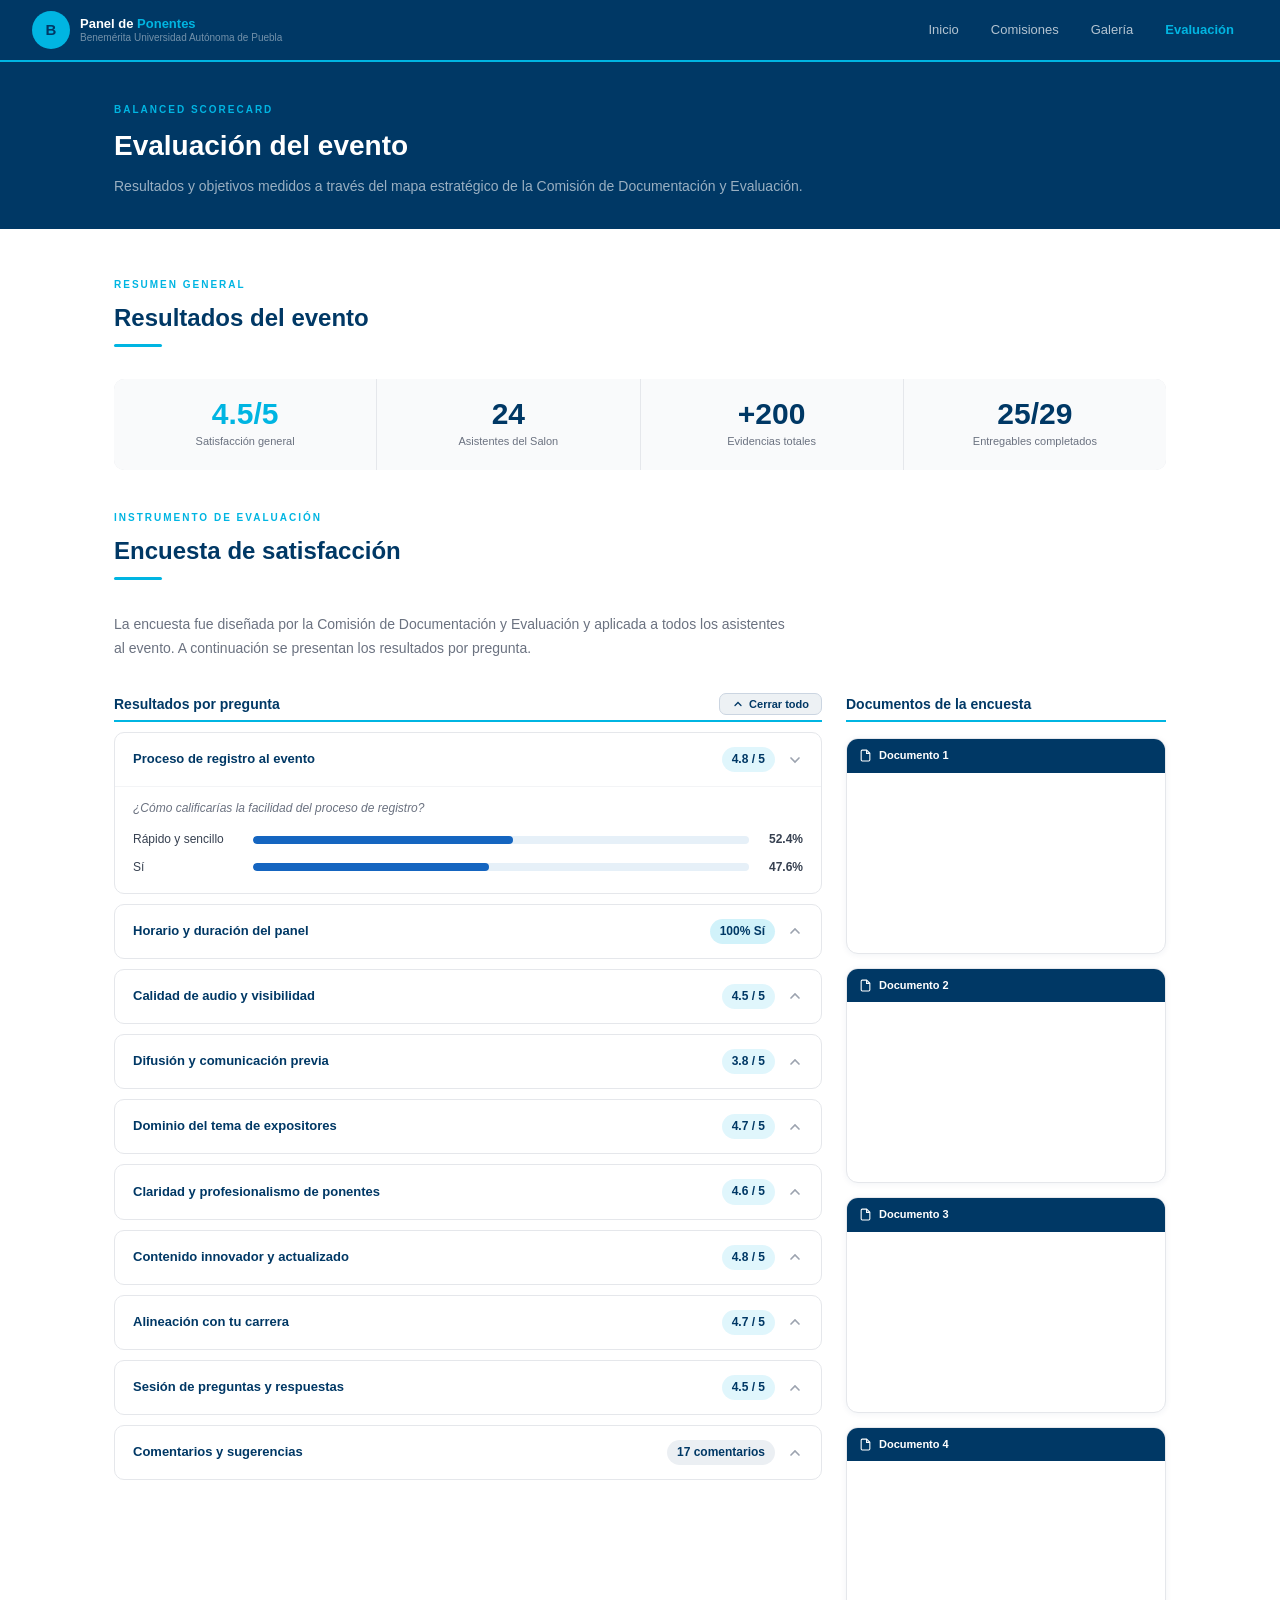
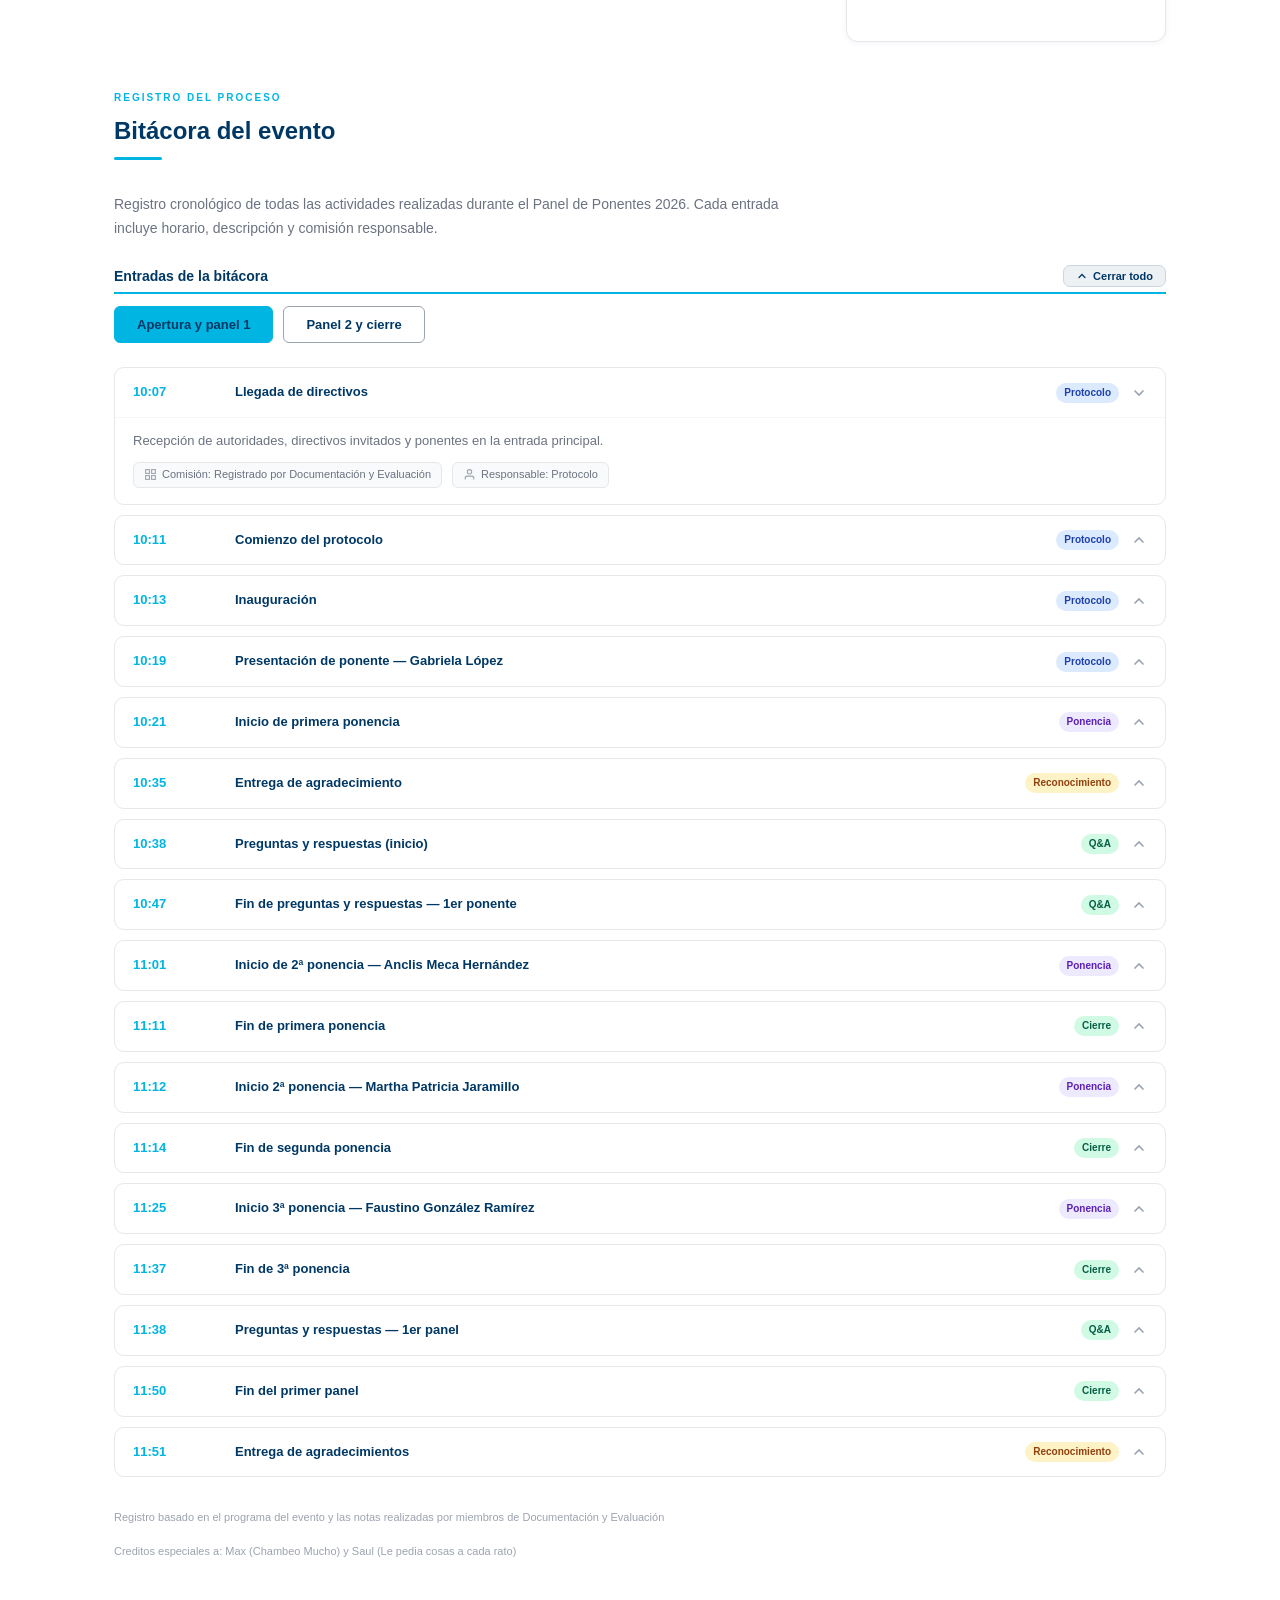
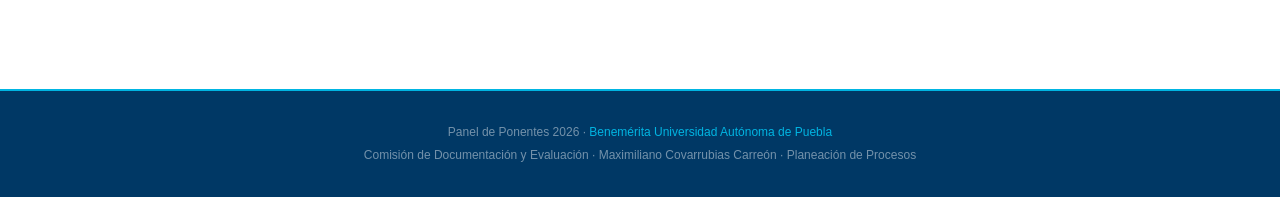
<file: evaluacion.html>
<!DOCTYPE html>
<html lang="es">

<head>
  <meta charset="UTF-8">
  <meta name="viewport" content="width=device-width, initial-scale=1.0">
  <title>Evaluación BSC · Panel de Ponentes BUAP</title>
  <link rel="stylesheet" href="style.css">
</head>

<body>

  <!-- ── NAVEGACIÓN ── -->
  <nav>
    <a class="nav-brand" href="index.html">
      <div class="nav-escudo">B</div>
      <div class="nav-name">
        <strong>Panel de <span>Ponentes</span></strong>
        <small>Benemérita Universidad Autónoma de Puebla</small>
      </div>
    </a>
    <div class="nav-links">
      <a href="index.html">Inicio</a>
      <a href="comisiones.html">Comisiones</a>
      <a href="galeria.html">Galería</a>
      <a href="evaluacion.html" class="active">Evaluación</a>
    </div>
  </nav>

  <!-- ── HEADER ── -->
  <div style="background:#003865; padding:2.5rem 2rem 2rem;">
    <div class="container">
      <div class="section-tag">Balanced Scorecard</div>
      <h1 style="color:white; font-size:28px; font-weight:800; margin-bottom:6px;">Evaluación del evento</h1>
      <p style="color:rgba(255,255,255,0.6); font-size:14px;">Resultados y objetivos medidos a través del mapa
        estratégico de la Comisión de Documentación y Evaluación.</p>
    </div>
  </div>

  <section class="section">
    <div class="container">

      <!-- ── MÉTRICAS CLAVE ── -->
      <div class="section-tag">Resumen general</div>
      <h2 class="section-title">Resultados del evento</h2>
      <div class="divider"></div>

      <div class="stats-row" style="margin-bottom:2.5rem;">
        <!-- EDITAR: reemplaza los valores con los datos reales tras el evento -->
        <div class="stat-box">
          <div class="n cyan">4.5/5 </div>
          <div class="l">Satisfacción general</div>
        </div>
        <div class="stat-box">
          <div class="n">24</div>
          <div class="l">Asistentes del Salon</div>
        </div>
        <div class="stat-box">
          <div class="n">+200</div>
          <div class="l">Evidencias totales</div>
        </div>
        <div class="stat-box">
          <div class="n">25/29</div>
          <div class="l">Entregables completados</div>
        </div>
      </div>

      <!-- ── ENCUESTA DE SATISFACCIÓN ── -->
      <div class="section-tag">Instrumento de evaluación</div>
      <h2 class="section-title">Encuesta de satisfacción</h2>
      <div class="divider"></div>

      <!-- Descripción encuesta -->
      <p style="font-size:14px; color:#6B7280; line-height:1.75; margin-bottom:2rem; max-width:680px;">
        La encuesta fue diseñada por la Comisión de Documentación y Evaluación y aplicada a todos
        los asistentes al evento. A continuación se presentan los resultados por pregunta.
      </p>

      <!-- ── LAYOUT: acordeón + documentos en 2 columnas ── -->
      <div style="display:grid; grid-template-columns:1fr 320px; gap:24px; align-items:stretch; margin-bottom:3rem;">

        <!-- COLUMNA IZQUIERDA: acordeón preguntas -->
        <div>
          <div
            style="display:flex; align-items:center; justify-content:space-between; border-bottom:2px solid #00B5E2; padding-bottom:5px; margin-bottom:10px;">
            <span style="font-size:14px; font-weight:700; color:#003865;">Resultados por pregunta</span>
            <button id="sq-toggle-all" onclick="toggleAllSq()"
              style="display:inline-flex; align-items:center; gap:5px; background:rgba(0,56,101,0.07); border:0.5px solid #CBD5E1; border-radius:7px; padding:4px 12px; font-size:11px; font-weight:600; color:#003865; cursor:pointer; transition:background 0.15s;">
              <svg id="sq-toggle-icon" width="12" height="12" viewBox="0 0 24 24" fill="none" stroke="currentColor"
                stroke-width="2.5" stroke-linecap="round">
                <polyline points="18 15 12 9 6 15" />
              </svg>
              <span id="sq-toggle-label">Cerrar todo</span>
            </button>
          </div>
          <script>
            var sqAllOpen = true;
            function toggleAllSq() {
              var entries = document.querySelectorAll('.sq-entry');
              sqAllOpen = !sqAllOpen;
              entries.forEach(function (e) {
                if (sqAllOpen) { e.classList.add('open'); }
                else { e.classList.remove('open'); }
              });
              document.getElementById('sq-toggle-label').textContent = sqAllOpen ? 'Cerrar todo' : 'Abrir todo';
              var icon = document.getElementById('sq-toggle-icon');
              icon.style.transform = sqAllOpen ? '' : 'rotate(180deg)';
            }
          </script>
          <div id="survey-list" style="display:flex; flex-direction:column; gap:10px;">

            <!-- P1 -->
            <div class="sq-entry">
              <div class="sq-header" onclick="toggleSq(this)">
                <span class="sq-titulo">Proceso de registro al evento</span>
                <span class="sq-score">4.8 / 5</span>
                <svg class="sq-chevron" width="16" height="16" viewBox="0 0 24 24" fill="none" stroke="currentColor"
                  stroke-width="2.5" stroke-linecap="round">
                  <polyline points="18 15 12 9 6 15" />
                </svg>
              </div>
              <div class="sq-body">
                <p class="sq-question">¿Cómo calificarías la facilidad del proceso de registro?</p>
                <div class="sq-bars">
                  <div class="sq-bar-row"><span class="sq-label">Rápido y sencillo</span>
                    <div class="sq-track">
                      <div class="sq-fill" style="width:52.4%"></div>
                    </div><span class="sq-pct">52.4%</span>
                  </div>
                  <div class="sq-bar-row"><span class="sq-label">Sí</span>
                    <div class="sq-track">
                      <div class="sq-fill" style="width:47.6%"></div>
                    </div><span class="sq-pct">47.6%</span>
                  </div>
                </div>
              </div>
            </div>

            <!-- P2 -->

            <div class="sq-entry">
              <div class="sq-header" onclick="toggleSq(this)">
                <span class="sq-titulo">Horario y duración del panel</span>
                <span class="sq-score sq-score-yes">100% Sí</span>
                <svg class="sq-chevron" width="16" height="16" viewBox="0 0 24 24" fill="none" stroke="currentColor"
                  stroke-width="2.5" stroke-linecap="round">
                  <polyline points="18 15 12 9 6 15" />
                </svg>
              </div>
              <div class="sq-body">
                <p class="sq-question">¿El horario y la duración del panel fueron adecuados?</p>
                <div class="sq-bars">
                  <div class="sq-bar-row"><span class="sq-label">Sí</span>
                    <div class="sq-track">
                      <div class="sq-fill" style="width:100%"></div>
                    </div><span class="sq-pct">100%</span>
                  </div>
                  <div class="sq-bar-row"><span class="sq-label">No</span>
                    <div class="sq-track">
                      <div class="sq-fill" style="width:0%"></div>
                    </div><span class="sq-pct">0%</span>
                  </div>
                </div>
              </div>
            </div>

            <!-- P3 -->
            <div class="sq-entry">
              <div class="sq-header" onclick="toggleSq(this)">
                <span class="sq-titulo">Calidad de audio y visibilidad</span>
                <span class="sq-score">4.5 / 5</span>
                <svg class="sq-chevron" width="16" height="16" viewBox="0 0 24 24" fill="none" stroke="currentColor"
                  stroke-width="2.5" stroke-linecap="round">
                  <polyline points="18 15 12 9 6 15" />
                </svg>
              </div>
              <div class="sq-body">
                <p class="sq-question">¿Cómo calificarías la calidad del audio y la visibilidad de las presentaciones?
                </p>
                <div class="sq-bars">
                  <div class="sq-bar-row"><span class="sq-label">5 ★★★★★</span>
                    <div class="sq-track">
                      <div class="sq-fill" style="width:61.9%"></div>
                    </div><span class="sq-pct">61.9%</span>
                  </div>
                  <div class="sq-bar-row"><span class="sq-label">4 ★★★★</span>
                    <div class="sq-track">
                      <div class="sq-fill" style="width:28.6%"></div>
                    </div><span class="sq-pct">28.6%</span>
                  </div>
                  <div class="sq-bar-row"><span class="sq-label">3 ★★★</span>
                    <div class="sq-track">
                      <div class="sq-fill" style="width:9.5%"></div>
                    </div><span class="sq-pct">9.5%</span>
                  </div>
                  <div class="sq-bar-row"><span class="sq-label">2 ★★</span>
                    <div class="sq-track">
                      <div class="sq-fill" style="width:0%"></div>
                    </div><span class="sq-pct">0%</span>
                  </div>
                  <div class="sq-bar-row"><span class="sq-label">1 ★</span>
                    <div class="sq-track">
                      <div class="sq-fill" style="width:0%"></div>
                    </div><span class="sq-pct">0%</span>
                  </div>
                </div>
              </div>
            </div>

            <!-- P4 -->
            <div class="sq-entry">
              <div class="sq-header" onclick="toggleSq(this)">
                <span class="sq-titulo">Difusión y comunicación previa</span>
                <span class="sq-score">3.8 / 5</span>
                <svg class="sq-chevron" width="16" height="16" viewBox="0 0 24 24" fill="none" stroke="currentColor"
                  stroke-width="2.5" stroke-linecap="round">
                  <polyline points="18 15 12 9 6 15" />
                </svg>
              </div>
              <div class="sq-body">
                <p class="sq-question">¿La difusión y comunicación previa al evento fue clara y oportuna?</p>
                <div class="sq-bars">
                  <div class="sq-bar-row"><span class="sq-label">5 ★★★★★</span>
                    <div class="sq-track">
                      <div class="sq-fill" style="width:38.1%"></div>
                    </div><span class="sq-pct">38.1%</span>
                  </div>
                  <div class="sq-bar-row"><span class="sq-label">4 ★★★★</span>
                    <div class="sq-track">
                      <div class="sq-fill" style="width:23.8%"></div>
                    </div><span class="sq-pct">23.8%</span>
                  </div>
                  <div class="sq-bar-row"><span class="sq-label">3 ★★★</span>
                    <div class="sq-track">
                      <div class="sq-fill" style="width:23.8%"></div>
                    </div><span class="sq-pct">23.8%</span>
                  </div>
                  <div class="sq-bar-row"><span class="sq-label">2 ★★</span>
                    <div class="sq-track">
                      <div class="sq-fill" style="width:9.5%"></div>
                    </div><span class="sq-pct">9.5%</span>
                  </div>
                  <div class="sq-bar-row"><span class="sq-label">1 ★</span>
                    <div class="sq-track">
                      <div class="sq-fill" style="width:4.8%"></div>
                    </div><span class="sq-pct">4.8%</span>
                  </div>
                </div>
              </div>
            </div>

            <!-- P5 -->
            <div class="sq-entry">
              <div class="sq-header" onclick="toggleSq(this)">
                <span class="sq-titulo">Dominio del tema de expositores</span>
                <span class="sq-score">4.7 / 5</span>
                <svg class="sq-chevron" width="16" height="16" viewBox="0 0 24 24" fill="none" stroke="currentColor"
                  stroke-width="2.5" stroke-linecap="round">
                  <polyline points="18 15 12 9 6 15" />
                </svg>
              </div>
              <div class="sq-body">
                <p class="sq-question">¿Cómo calificarías el nivel de dominio del tema de los expositores?</p>
                <div class="sq-bars">
                  <div class="sq-bar-row"><span class="sq-label">5 ★★★★★</span>
                    <div class="sq-track">
                      <div class="sq-fill" style="width:81%"></div>
                    </div><span class="sq-pct">81%</span>
                  </div>
                  <div class="sq-bar-row"><span class="sq-label">4 ★★★★</span>
                    <div class="sq-track">
                      <div class="sq-fill" style="width:9.5%"></div>
                    </div><span class="sq-pct">9.5%</span>
                  </div>
                  <div class="sq-bar-row"><span class="sq-label">3 ★★★</span>
                    <div class="sq-track">
                      <div class="sq-fill" style="width:4.8%"></div>
                    </div><span class="sq-pct">4.8%</span>
                  </div>
                  <div class="sq-bar-row"><span class="sq-label">2 ★★</span>
                    <div class="sq-track">
                      <div class="sq-fill" style="width:4.8%"></div>
                    </div><span class="sq-pct">4.8%</span>
                  </div>
                  <div class="sq-bar-row"><span class="sq-label">1 ★</span>
                    <div class="sq-track">
                      <div class="sq-fill" style="width:0%"></div>
                    </div><span class="sq-pct">0%</span>
                  </div>
                </div>
              </div>
            </div>

            <!-- P6 -->
            <div class="sq-entry">
              <div class="sq-header" onclick="toggleSq(this)">
                <span class="sq-titulo">Claridad y profesionalismo de ponentes</span>
                <span class="sq-score">4.6 / 5</span>
                <svg class="sq-chevron" width="16" height="16" viewBox="0 0 24 24" fill="none" stroke="currentColor"
                  stroke-width="2.5" stroke-linecap="round">
                  <polyline points="18 15 12 9 6 15" />
                </svg>
              </div>
              <div class="sq-body">
                <p class="sq-question">¿Los ponentes se expresaron de manera clara y profesional?</p>
                <div class="sq-bars">
                  <div class="sq-bar-row"><span class="sq-label">5 ★★★★★</span>
                    <div class="sq-track">
                      <div class="sq-fill" style="width:76.2%"></div>
                    </div><span class="sq-pct">76.2%</span>
                  </div>
                  <div class="sq-bar-row"><span class="sq-label">4 ★★★★</span>
                    <div class="sq-track">
                      <div class="sq-fill" style="width:14.3%"></div>
                    </div><span class="sq-pct">14.3%</span>
                  </div>
                  <div class="sq-bar-row"><span class="sq-label">3 ★★★</span>
                    <div class="sq-track">
                      <div class="sq-fill" style="width:4.8%"></div>
                    </div><span class="sq-pct">4.8%</span>
                  </div>
                  <div class="sq-bar-row"><span class="sq-label">1 ★</span>
                    <div class="sq-track">
                      <div class="sq-fill" style="width:4.8%"></div>
                    </div><span class="sq-pct">4.8%</span>
                  </div>
                </div>
              </div>
            </div>

            <!-- P7 -->
            <div class="sq-entry">
              <div class="sq-header" onclick="toggleSq(this)">
                <span class="sq-titulo">Contenido innovador y actualizado</span>
                <span class="sq-score">4.8 / 5</span>
                <svg class="sq-chevron" width="16" height="16" viewBox="0 0 24 24" fill="none" stroke="currentColor"
                  stroke-width="2.5" stroke-linecap="round">
                  <polyline points="18 15 12 9 6 15" />
                </svg>
              </div>
              <div class="sq-body">
                <p class="sq-question">¿El contenido presentado fue innovador y actualizado?</p>
                <div class="sq-bars">
                  <div class="sq-bar-row"><span class="sq-label">5 ★★★★★</span>
                    <div class="sq-track">
                      <div class="sq-fill" style="width:85.7%"></div>
                    </div><span class="sq-pct">85.7%</span>
                  </div>
                  <div class="sq-bar-row"><span class="sq-label">4 ★★★★</span>
                    <div class="sq-track">
                      <div class="sq-fill" style="width:9.5%"></div>
                    </div><span class="sq-pct">9.5%</span>
                  </div>
                  <div class="sq-bar-row"><span class="sq-label">3 ★★★</span>
                    <div class="sq-track">
                      <div class="sq-fill" style="width:4.8%"></div>
                    </div><span class="sq-pct">4.8%</span>
                  </div>
                </div>
              </div>
            </div>

            <!-- P8 -->
            <div class="sq-entry">
              <div class="sq-header" onclick="toggleSq(this)">
                <span class="sq-titulo">Alineación con tu carrera</span>
                <span class="sq-score">4.7 / 5</span>
                <svg class="sq-chevron" width="16" height="16" viewBox="0 0 24 24" fill="none" stroke="currentColor"
                  stroke-width="2.5" stroke-linecap="round">
                  <polyline points="18 15 12 9 6 15" />
                </svg>
              </div>
              <div class="sq-body">
                <p class="sq-question">¿Qué tanto se alinearon los temas tratados con tu carrera?</p>
                <div class="sq-bars">
                  <div class="sq-bar-row"><span class="sq-label">5 ★★★★★</span>
                    <div class="sq-track">
                      <div class="sq-fill" style="width:81%"></div>
                    </div><span class="sq-pct">81%</span>
                  </div>
                  <div class="sq-bar-row"><span class="sq-label">4 ★★★★</span>
                    <div class="sq-track">
                      <div class="sq-fill" style="width:14.3%"></div>
                    </div><span class="sq-pct">14.3%</span>
                  </div>
                  <div class="sq-bar-row"><span class="sq-label">1 ★</span>
                    <div class="sq-track">
                      <div class="sq-fill" style="width:4.8%"></div>
                    </div><span class="sq-pct">4.8%</span>
                  </div>
                </div>
              </div>
            </div>

            <!-- P9 -->
            <div class="sq-entry">
              <div class="sq-header" onclick="toggleSq(this)">
                <span class="sq-titulo">Sesión de preguntas y respuestas</span>
                <span class="sq-score">4.5 / 5</span>
                <svg class="sq-chevron" width="16" height="16" viewBox="0 0 24 24" fill="none" stroke="currentColor"
                  stroke-width="2.5" stroke-linecap="round">
                  <polyline points="18 15 12 9 6 15" />
                </svg>
              </div>
              <div class="sq-body">
                <p class="sq-question">¿La sesión de preguntas y respuestas permitió profundizar en los temas de tu
                  interés?</p>
                <div class="sq-bars">
                  <div class="sq-bar-row"><span class="sq-label">5 ★★★★★</span>
                    <div class="sq-track">
                      <div class="sq-fill" style="width:66.7%"></div>
                    </div><span class="sq-pct">66.7%</span>
                  </div>
                  <div class="sq-bar-row"><span class="sq-label">4 ★★★★</span>
                    <div class="sq-track">
                      <div class="sq-fill" style="width:28.6%"></div>
                    </div><span class="sq-pct">28.6%</span>
                  </div>
                  <div class="sq-bar-row"><span class="sq-label">1 ★</span>
                    <div class="sq-track">
                      <div class="sq-fill" style="width:4.8%"></div>
                    </div><span class="sq-pct">4.8%</span>
                  </div>
                </div>
              </div>
            </div>

            <!-- P10 – Comentarios -->
            <div class="sq-entry">
              <div class="sq-header" onclick="toggleSq(this)">
                <span class="sq-titulo">Comentarios y sugerencias</span>
                <span class="sq-score" style="background:rgba(0,56,101,0.08); color:#003865;">17 comentarios</span>
                <svg class="sq-chevron" width="16" height="16" viewBox="0 0 24 24" fill="none" stroke="currentColor"
                  stroke-width="2.5" stroke-linecap="round">
                  <polyline points="18 15 12 9 6 15" />
                </svg>
              </div>
              <div class="sq-body">
                <p class="sq-question">Comentarios y sugerencias de los asistentes:</p>

                <!-- Paginación de comentarios -->
                <div id="cmt-container" style="position:relative; min-height:120px;">
                  <!-- Los comentarios se renderizan por JS -->
                  <div id="cmt-page" style="display:flex; flex-direction:column; gap:7px;"></div>
                </div>

                <!-- Controles paginación -->
                <div style="display:flex; align-items:center; justify-content:space-between; margin-top:12px;">
                  <button id="cmt-prev" onclick="cmtNav(-1)"
                    style="background:#003865; color:white; border:none; border-radius:7px; padding:5px 14px; font-size:12px; font-weight:600; cursor:pointer; transition:opacity .15s;">
                    ‹ Anterior
                  </button>
                  <span id="cmt-indicator" style="font-size:11px; color:#6B7280; font-weight:600;"></span>
                  <button id="cmt-next" onclick="cmtNav(1)"
                    style="background:#003865; color:white; border:none; border-radius:7px; padding:5px 14px; font-size:12px; font-weight:600; cursor:pointer; transition:opacity .15s;">
                    Siguiente ›
                  </button>
                </div>

                <script>
                  (function () {
                    const comentarios = [
                      "Hay que mejorar la comunicación entre todos :)",
                      "todo bien, yo lo organicé",
                      "A mi parecer todo estuvo excelente",
                      "Difundir el evento con una semana de antelación",
                      "Todo bn",
                      "muy bueno",
                      "Nada",
                      "Ninguno",
                      "menores ruidos exteriores",
                      "Todo excelente 👌",
                      "Todo bien",
                      "estuvo en orden y todo muy bien",
                      "Todo bien",
                      "ninguno",
                      "No",
                      "Me gustó",
                      "sin comentarios adicionales"
                    ];
                    const PER_PAGE = 5;
                    let page = 0;
                    const total = Math.ceil(comentarios.length / PER_PAGE);

                    function render() {
                      const start = page * PER_PAGE;
                      const slice = comentarios.slice(start, start + PER_PAGE);
                      const container = document.getElementById('cmt-page');
                      container.innerHTML = slice.map(c =>
                        `<div class="sq-comment">${c}</div>`
                      ).join('');
                      document.getElementById('cmt-indicator').textContent =
                        `Página ${page + 1} de ${total}`;
                      document.getElementById('cmt-prev').style.opacity = page === 0 ? '0.35' : '1';
                      document.getElementById('cmt-prev').disabled = page === 0;
                      document.getElementById('cmt-next').style.opacity = page === total - 1 ? '0.35' : '1';
                      document.getElementById('cmt-next').disabled = page === total - 1;
                    }

                    window.cmtNav = function (dir) {
                      page = Math.max(0, Math.min(total - 1, page + dir));
                      render();
                    };

                    document.addEventListener('DOMContentLoaded', render);
                  })();
                </script>
              </div>
            </div>

          </div><!-- /survey-list -->
        </div><!-- /col-izquierda -->

        <!-- COLUMNA DERECHA: 3 documentos embebidos -->
        <div style="display:flex; flex-direction:column; gap:14px;">

          <div
            style="font-size:14px; font-weight:700; color:#003865; margin-bottom:2px; border-bottom:2px solid #00B5E2; padding-bottom:5px; display:inline-block;">
            Documentos de la encuesta</div>

          <!-- Documento 1 -->
          <div
            style="background:white; border:0.5px solid #E5E7EB; border-radius:12px; overflow:hidden; box-shadow:0 1px 6px rgba(0,56,101,0.06); flex:1; display:flex; flex-direction:column;">
            <div style="background:#003865; padding:8px 12px; display:flex; align-items:center; gap:7px;">
              <svg width="13" height="13" viewBox="0 0 24 24" fill="none" stroke="white" stroke-width="2">
                <path d="M14 2H6a2 2 0 0 0-2 2v16a2 2 0 0 0 2 2h12a2 2 0 0 0 2-2V8z" />
                <polyline points="14 2 14 8 20 8" />
              </svg>
              <span style="font-size:11px; font-weight:600; color:white;">Documento 1</span>
            </div>
            <iframe src="https://docs.google.com/document/d/12pVdjj9wDAnczXDTDgCaHFWgt7UMElD_/preview" width="100%"
              height="180" style="border:none; display:block;"></iframe>
          </div>

          <!-- Documento 2 -->
          <div
            style="background:white; border:0.5px solid #E5E7EB; border-radius:12px; overflow:hidden; box-shadow:0 1px 6px rgba(0,56,101,0.06); flex:1; display:flex; flex-direction:column;">
            <div style="background:#003865; padding:8px 12px; display:flex; align-items:center; gap:7px;">
              <svg width="13" height="13" viewBox="0 0 24 24" fill="none" stroke="white" stroke-width="2">
                <path d="M14 2H6a2 2 0 0 0-2 2v16a2 2 0 0 0 2 2h12a2 2 0 0 0 2-2V8z" />
                <polyline points="14 2 14 8 20 8" />
              </svg>
              <span style="font-size:11px; font-weight:600; color:white;">Documento 2</span>
            </div>
            <iframe src="https://drive.google.com/file/d/1UFzOeMprq-7qUjLucaWpsBmE7gSw6K4_/preview" width="100%"
              height="180" style="border:none; display:block;"></iframe>
          </div>

          <!-- Documento 3 -->
          <div
            style="background:white; border:0.5px solid #E5E7EB; border-radius:12px; overflow:hidden; box-shadow:0 1px 6px rgba(0,56,101,0.06); flex:1; display:flex; flex-direction:column;">
            <div style="background:#003865; padding:8px 12px; display:flex; align-items:center; gap:7px;">
              <svg width="13" height="13" viewBox="0 0 24 24" fill="none" stroke="white" stroke-width="2">
                <path d="M14 2H6a2 2 0 0 0-2 2v16a2 2 0 0 0 2 2h12a2 2 0 0 0 2-2V8z" />
                <polyline points="14 2 14 8 20 8" />
              </svg>
              <span style="font-size:11px; font-weight:600; color:white;">Documento 3</span>
            </div>
            <iframe src="https://drive.google.com/file/d/1pJF_gEM-IPGIv9sfix9hZsz2LOE-dqdZ/preview" width="100%"
              height="180" style="border:none; display:block;"></iframe>
          </div>

          <!-- Documento 4 -->
          <div
            style="background:white; border:0.5px solid #E5E7EB; border-radius:12px; overflow:hidden; box-shadow:0 1px 6px rgba(0,56,101,0.06); flex:1; display:flex; flex-direction:column;">
            <div style="background:#003865; padding:8px 12px; display:flex; align-items:center; gap:7px;">
              <svg width="13" height="13" viewBox="0 0 24 24" fill="none" stroke="white" stroke-width="2">
                <path d="M14 2H6a2 2 0 0 0-2 2v16a2 2 0 0 0 2 2h12a2 2 0 0 0 2-2V8z" />
                <polyline points="14 2 14 8 20 8" />
              </svg>
              <span style="font-size:11px; font-weight:600; color:white;">Documento 4</span>
            </div>
            <iframe src="https://drive.google.com/file/d/1Nj_yN7s8biDhYwI5Dm1G3r8bWObwuZhg/preview" width="100%"
              height="180" style="border:none; display:block;"></iframe>
          </div>

        </div><!-- /col-derecha -->

      </div><!-- /2-col grid -->

      <style>
        /* ── ENCUESTA ACORDEÓN ── */
        .sq-entry {
          border: 0.5px solid #E5E7EB;
          border-radius: 10px;
          background: white;
          overflow: hidden;
          transition: border-color 0.15s, box-shadow 0.15s;
        }

        .sq-entry:hover {
          border-color: #00B5E2;
          box-shadow: 0 2px 10px rgba(0, 181, 226, 0.10);
        }

        .sq-header {
          display: flex;
          align-items: center;
          gap: 12px;
          padding: 14px 18px;
          cursor: pointer;
          user-select: none;
        }

        .sq-titulo {
          font-size: 13px;
          font-weight: 600;
          color: #003865;
          flex: 1;
        }

        .sq-score {
          font-size: 12px;
          font-weight: 700;
          color: #003865;
          background: rgba(0, 181, 226, 0.12);
          border-radius: 20px;
          padding: 3px 10px;
          white-space: nowrap;
          flex-shrink: 0;
        }

        .sq-score-yes {
          background: rgba(0, 181, 226, 0.18);
          color: #003865;
        }

        .sq-chevron {
          flex-shrink: 0;
          color: #9CA3AF;
          transition: transform 0.2s ease;
        }

        .sq-entry.open .sq-chevron {
          transform: rotate(180deg);
        }

        .sq-body {
          display: none;
          padding: 0 18px 16px;
          border-top: 0.5px solid #F3F4F6;
        }

        .sq-entry.open .sq-body {
          display: block;
        }

        .sq-question {
          font-size: 12px;
          color: #6B7280;
          margin: 12px 0 12px;
          font-style: italic;
        }

        .sq-bars {
          display: flex;
          flex-direction: column;
          gap: 8px;
        }

        .sq-bar-row {
          display: flex;
          align-items: center;
          gap: 10px;
        }

        .sq-label {
          font-size: 12px;
          color: #374151;
          width: 110px;
          flex-shrink: 0;
        }

        .sq-track {
          flex: 1;
          height: 8px;
          background: #E6F0F8;
          border-radius: 4px;
          overflow: hidden;
        }

        .sq-fill {
          height: 100%;
          background: #1565C0;
          border-radius: 4px;
          transition: width 0.6s ease;
        }

        .sq-pct {
          font-size: 12px;
          font-weight: 600;
          color: #374151;
          width: 44px;
          text-align: right;
          flex-shrink: 0;
        }

        /* Comentarios */
        .sq-comments {
          display: flex;
          flex-direction: column;
          gap: 8px;
          margin-top: 4px;
        }

        .sq-comment {
          font-size: 12.5px;
          color: #374151;
          line-height: 1.6;
          padding: 8px 12px;
          border-left: 3px solid #1565C0;
          background: #F0F6FF;
          border-radius: 0 6px 6px 0;
        }

        @media (max-width: 640px) {
          .sq-label {
            width: 80px;
            font-size: 11px;
          }
        }
      </style>

      <script>
        function toggleSq(header) {
          const entry = header.closest('.sq-entry');
          entry.classList.toggle('open');
        }
        // Abrir la primera entrada por defecto
        document.addEventListener('DOMContentLoaded', () => {
          const first = document.querySelector('.sq-entry');
          if (first) first.classList.add('open');
        });
      </script>


      <!-- ── BITÁCORA ── -->
      <div class="section-tag">Registro del proceso</div>
      <h2 class="section-title">Bitácora del evento</h2>
      <div class="divider"></div>

      <!-- Descripción -->
      <p style="font-size:14px; color:#6B7280; line-height:1.75; margin-bottom:1.5rem; max-width:680px;">
        Registro cronológico de todas las actividades realizadas durante el Panel de Ponentes 2026.
        Cada entrada incluye horario, descripción y comisión responsable.
      </p>

      <!-- Timeline / Acordeón de actividades -->
      <div
        style="display:flex; align-items:center; justify-content:space-between; border-bottom:2px solid #00B5E2; padding-bottom:5px; margin-bottom:12px;">
        <span style="font-size:14px; font-weight:700; color:#003865;">Entradas de la bitácora</span>
        <button id="bl-toggle-all" onclick="toggleAllBl()"
          style="display:inline-flex; align-items:center; gap:5px; background:rgba(0,56,101,0.07); border:0.5px solid #CBD5E1; border-radius:7px; padding:4px 12px; font-size:11px; font-weight:600; color:#003865; cursor:pointer; transition:background 0.15s;">
          <svg id="bl-toggle-icon" width="12" height="12" viewBox="0 0 24 24" fill="none" stroke="currentColor"
            stroke-width="2.5" stroke-linecap="round">
            <polyline points="18 15 12 9 6 15" />
          </svg>
          <span id="bl-toggle-label">Cerrar todo</span>
        </button>
      </div>
      <script>
        var blAllOpen = true;
        function toggleAllBl() {
          var entries = document.querySelectorAll('.bl-entry');
          blAllOpen = !blAllOpen;
          entries.forEach(function (e) {
            if (blAllOpen) { e.classList.add('open'); }
            else { e.classList.remove('open'); }
          });
          document.getElementById('bl-toggle-label').textContent = blAllOpen ? 'Cerrar todo' : 'Abrir todo';
          var icon = document.getElementById('bl-toggle-icon');
          icon.style.transform = blAllOpen ? '' : 'rotate(180deg)';
        }
      </script>
      <!-- BOTONES DE PANELES -->
      <div style="display:flex; gap:10px; margin-bottom:1.5rem;">
        <button id="btn-panel1" onclick="showPanel(1)"
          style="cursor:pointer; font-family:inherit; font-size:13px; font-weight:700; padding:10px 22px; border-radius:6px; background:var(--cyan, #00B5E2); color:var(--navy, #003865); border:1px solid var(--cyan, #00B5E2); transition:all 0.15s;">Apertura
          y panel 1</button>
        <button id="btn-panel2" onclick="showPanel(2)"
          style="cursor:pointer; font-family:inherit; font-size:13px; font-weight:700; padding:10px 22px; border-radius:6px; background:transparent; color:var(--navy, #003865); border:1px solid var(--gray-400, #9CA3AF); transition:all 0.15s;">Panel
          2 y cierre</button>
      </div>

      <script>
        function showPanel(panelNum) {
          var p1 = document.getElementById('panel-1');
          var p2 = document.getElementById('panel-2');
          var b1 = document.getElementById('btn-panel1');
          var b2 = document.getElementById('btn-panel2');

          if (panelNum === 1) {
            p1.style.display = 'flex';
            p2.style.display = 'none';
            b1.style.background = 'var(--cyan, #00B5E2)';
            b1.style.color = 'var(--navy, #003865)';
            b1.style.border = '1px solid var(--cyan, #00B5E2)';

            b2.style.background = 'transparent';
            b2.style.color = 'var(--navy, #003865)';
            b2.style.border = '1px solid var(--gray-400, #9CA3AF)';
          } else {
            p1.style.display = 'none';
            p2.style.display = 'flex';
            b2.style.background = 'var(--cyan, #00B5E2)';
            b2.style.color = 'var(--navy, #003865)';
            b2.style.border = '1px solid var(--cyan, #00B5E2)';

            b1.style.background = 'transparent';
            b1.style.color = 'var(--navy, #003865)';
            b1.style.border = '1px solid var(--gray-400, #9CA3AF)';
          }
        }
      </script>

      <div id="panel-1" style="display:flex; flex-direction:column; gap:10px; margin-bottom:2rem;">
        <!-- 01 -->
        <div class="bl-entry">
          <div class="bl-header" onclick="toggleBl(this)">
            <span class="bl-hora">10:07</span>
            <span class="bl-titulo">Llegada de directivos</span>
            <span class="badge badge-doc bl-badge">Protocolo</span>
            <svg class="bl-chevron" width="16" height="16" viewBox="0 0 24 24" fill="none" stroke="currentColor"
              stroke-width="2.5" stroke-linecap="round">
              <polyline points="18 15 12 9 6 15" />
            </svg>
          </div>
          <div class="bl-body">
            <p class="bl-desc">Recepción de autoridades, directivos invitados y ponentes en la entrada principal.</p>
            <div class="bl-meta">
              <span class="bl-meta-item">
                <svg width="13" height="13" viewBox="0 0 24 24" fill="none" stroke="currentColor" stroke-width="2">
                  <rect x="3" y="3" width="7" height="7" />
                  <rect x="14" y="3" width="7" height="7" />
                  <rect x="14" y="14" width="7" height="7" />
                  <rect x="3" y="14" width="7" height="7" />
                </svg>
                Comisión: Registrado por Documentación y Evaluación
              </span>
              <span class="bl-meta-item">
                <svg width="13" height="13" viewBox="0 0 24 24" fill="none" stroke="currentColor" stroke-width="2">
                  <path d="M20 21v-2a4 4 0 0 0-4-4H8a4 4 0 0 0-4 4v2" />
                  <circle cx="12" cy="7" r="4" />
                </svg>
                Responsable: Protocolo
              </span>
            </div>
          </div>
        </div>

        <!-- 02 -->
        <div class="bl-entry">
          <div class="bl-header" onclick="toggleBl(this)">
            <span class="bl-hora">10:11</span>
            <span class="bl-titulo">Comienzo del protocolo</span>
            <span class="badge badge-doc bl-badge">Protocolo</span>
            <svg class="bl-chevron" width="16" height="16" viewBox="0 0 24 24" fill="none" stroke="currentColor"
              stroke-width="2.5" stroke-linecap="round">
              <polyline points="18 15 12 9 6 15" />
            </svg>
          </div>
          <div class="bl-body">
            <p class="bl-desc">Inicio formal del evento con la ubicación de las autoridades en sus lugares designados.
            </p>
            <div class="bl-meta">
              <span class="bl-meta-item">
                <svg width="13" height="13" viewBox="0 0 24 24" fill="none" stroke="currentColor" stroke-width="2">
                  <rect x="3" y="3" width="7" height="7" />
                  <rect x="14" y="3" width="7" height="7" />
                  <rect x="14" y="14" width="7" height="7" />
                  <rect x="3" y="14" width="7" height="7" />
                </svg>
                Comisión: Registrado por Documentación y Evaluación
              </span>
            </div>
          </div>
        </div>

        <!-- 03 -->
        <div class="bl-entry">
          <div class="bl-header" onclick="toggleBl(this)">
            <span class="bl-hora">10:13</span>
            <span class="bl-titulo">Inauguración</span>
            <span class="badge badge-doc bl-badge">Protocolo</span>
            <svg class="bl-chevron" width="16" height="16" viewBox="0 0 24 24" fill="none" stroke="currentColor"
              stroke-width="2.5" stroke-linecap="round">
              <polyline points="18 15 12 9 6 15" />
            </svg>
          </div>
          <div class="bl-body">
            <p class="bl-desc">Mensaje de bienvenida y declaratoria oficial de inauguración del panel.</p>
            <div class="bl-meta">
              <span class="bl-meta-item">
                <svg width="13" height="13" viewBox="0 0 24 24" fill="none" stroke="currentColor" stroke-width="2">
                  <rect x="3" y="3" width="7" height="7" />
                  <rect x="14" y="3" width="7" height="7" />
                  <rect x="14" y="14" width="7" height="7" />
                  <rect x="3" y="14" width="7" height="7" />
                </svg>
                Comisión: Registrado por Documentación y Evaluación
              </span>
            </div>
          </div>
        </div>

        <!-- 04 -->
        <div class="bl-entry">
          <div class="bl-header" onclick="toggleBl(this)">
            <span class="bl-hora">10:19</span>
            <span class="bl-titulo">Presentación de ponente — Gabriela López</span>
            <span class="badge badge-doc bl-badge">Protocolo</span>
            <svg class="bl-chevron" width="16" height="16" viewBox="0 0 24 24" fill="none" stroke="currentColor"
              stroke-width="2.5" stroke-linecap="round">
              <polyline points="18 15 12 9 6 15" />
            </svg>
          </div>
          <div class="bl-body">
            <p class="bl-desc">Lectura de semblanza y trayectoria de la ponente Gabriela López.</p>
            <div class="bl-meta">
              <span class="bl-meta-item">
                <svg width="13" height="13" viewBox="0 0 24 24" fill="none" stroke="currentColor" stroke-width="2">
                  <rect x="3" y="3" width="7" height="7" />
                  <rect x="14" y="3" width="7" height="7" />
                  <rect x="14" y="14" width="7" height="7" />
                  <rect x="3" y="14" width="7" height="7" />
                </svg>
                Comisión: Registrado por Documentación y Evaluación
              </span>
              <span class="bl-meta-item">
                <svg width="13" height="13" viewBox="0 0 24 24" fill="none" stroke="currentColor" stroke-width="2">
                  <path d="M20 21v-2a4 4 0 0 0-4-4H8a4 4 0 0 0-4 4v2" />
                  <circle cx="12" cy="7" r="4" />
                </svg>
                Responsable: Maestro de ceremonias
              </span>
            </div>
          </div>
        </div>

        <!-- 05 -->
        <div class="bl-entry">
          <div class="bl-header" onclick="toggleBl(this)">
            <span class="bl-hora">10:21</span>
            <span class="bl-titulo">Inicio de primera ponencia</span>
            <span class="badge badge-video bl-badge">Ponencia</span>
            <svg class="bl-chevron" width="16" height="16" viewBox="0 0 24 24" fill="none" stroke="currentColor"
              stroke-width="2.5" stroke-linecap="round">
              <polyline points="18 15 12 9 6 15" />
            </svg>
          </div>
          <div class="bl-body">
            <p class="bl-desc">Desarrollo de la exposición principal a cargo de Gabriela López.</p>
            <div class="bl-meta">
              <span class="bl-meta-item">
                <svg width="13" height="13" viewBox="0 0 24 24" fill="none" stroke="currentColor" stroke-width="2">
                  <rect x="3" y="3" width="7" height="7" />
                  <rect x="14" y="3" width="7" height="7" />
                  <rect x="14" y="14" width="7" height="7" />
                  <rect x="3" y="14" width="7" height="7" />
                </svg>
                Comisión: Registrado por Documentación y Evaluación
              </span>
              <span class="bl-meta-item">
                <svg width="13" height="13" viewBox="0 0 24 24" fill="none" stroke="currentColor" stroke-width="2">
                  <path d="M20 21v-2a4 4 0 0 0-4-4H8a4 4 0 0 0-4 4v2" />
                  <circle cx="12" cy="7" r="4" />
                </svg>
                Responsable: Gestión de Ponentes
              </span>
            </div>
          </div>
        </div>

        <!-- 06 -->
        <div class="bl-entry">
          <div class="bl-header" onclick="toggleBl(this)">
            <span class="bl-hora">10:35</span>
            <span class="bl-titulo">Entrega de agradecimiento</span>
            <span class="badge badge-pending bl-badge">Reconocimiento</span>
            <svg class="bl-chevron" width="16" height="16" viewBox="0 0 24 24" fill="none" stroke="currentColor"
              stroke-width="2.5" stroke-linecap="round">
              <polyline points="18 15 12 9 6 15" />
            </svg>
          </div>
          <div class="bl-body">
            <p class="bl-desc">Otorgamiento de diploma y presente a la ponente por su contribución académica.</p>
            <div class="bl-meta">
              <span class="bl-meta-item">
                <svg width="13" height="13" viewBox="0 0 24 24" fill="none" stroke="currentColor" stroke-width="2">
                  <rect x="3" y="3" width="7" height="7" />
                  <rect x="14" y="3" width="7" height="7" />
                  <rect x="14" y="14" width="7" height="7" />
                  <rect x="3" y="14" width="7" height="7" />
                </svg>
                Comisión: Registrado por Documentación y Evaluación
              </span>
            </div>
          </div>
        </div>

        <!-- 07 -->
        <div class="bl-entry">
          <div class="bl-header" onclick="toggleBl(this)">
            <span class="bl-hora">10:38</span>
            <span class="bl-titulo">Preguntas y respuestas (inicio)</span>
            <span class="badge badge-img bl-badge">Q&amp;A</span>
            <svg class="bl-chevron" width="16" height="16" viewBox="0 0 24 24" fill="none" stroke="currentColor"
              stroke-width="2.5" stroke-linecap="round">
              <polyline points="18 15 12 9 6 15" />
            </svg>
          </div>
          <div class="bl-body">
            <p class="bl-desc">Dinámica de interacción donde el público expuso sus dudas a la ponente.</p>
            <div class="bl-meta">
              <span class="bl-meta-item">
                <svg width="13" height="13" viewBox="0 0 24 24" fill="none" stroke="currentColor" stroke-width="2">
                  <path d="M17 21v-2a4 4 0 0 0-4-4H5a4 4 0 0 0-4 4v2" />
                  <circle cx="9" cy="7" r="4" />
                  <path d="M23 21v-2a4 4 0 0 0-3-3.87" />
                  <path d="M16 3.13a4 4 0 0 1 0 7.75" />
                </svg>
                Participación del público
              </span>
              <span class="bl-meta-item">
                <svg width="13" height="13" viewBox="0 0 24 24" fill="none" stroke="currentColor" stroke-width="2">
                  <rect x="3" y="3" width="7" height="7" />
                  <rect x="14" y="3" width="7" height="7" />
                  <rect x="14" y="14" width="7" height="7" />
                  <rect x="3" y="14" width="7" height="7" />
                </svg>
                Comisión: Registrado por Documentación y Evaluación
              </span>
            </div>
          </div>
        </div>

        <!-- 08 -->
        <div class="bl-entry">
          <div class="bl-header" onclick="toggleBl(this)">
            <span class="bl-hora">10:47</span>
            <span class="bl-titulo">Fin de preguntas y respuestas — 1er ponente</span>
            <span class="badge badge-img bl-badge">Q&amp;A</span>
            <svg class="bl-chevron" width="16" height="16" viewBox="0 0 24 24" fill="none" stroke="currentColor"
              stroke-width="2.5" stroke-linecap="round">
              <polyline points="18 15 12 9 6 15" />
            </svg>
          </div>
          <div class="bl-body">
            <p class="bl-desc">Conclusión de la sesión de interacción para dar paso al siguiente bloque.</p>
            <div class="bl-meta">
              <span class="bl-meta-item">
                <svg width="13" height="13" viewBox="0 0 24 24" fill="none" stroke="currentColor" stroke-width="2">
                  <rect x="3" y="3" width="7" height="7" />
                  <rect x="14" y="3" width="7" height="7" />
                  <rect x="14" y="14" width="7" height="7" />
                  <rect x="3" y="14" width="7" height="7" />
                </svg>
                Comisión: Registrado por Documentación y Evaluación
              </span>
            </div>
          </div>
        </div>

        <!-- 09 -->
        <div class="bl-entry">
          <div class="bl-header" onclick="toggleBl(this)">
            <span class="bl-hora">11:01</span>
            <span class="bl-titulo">Inicio de 2ª ponencia — Anclis Meca Hernández</span>
            <span class="badge badge-video bl-badge">Ponencia</span>
            <svg class="bl-chevron" width="16" height="16" viewBox="0 0 24 24" fill="none" stroke="currentColor"
              stroke-width="2.5" stroke-linecap="round">
              <polyline points="18 15 12 9 6 15" />
            </svg>
          </div>
          <div class="bl-body">
            <p class="bl-desc">Inicio de la intervención de Anclis Meca Hernández, aportando nuevas perspectivas al
              panel.</p>
            <div class="bl-meta">
              <span class="bl-meta-item">
                <svg width="13" height="13" viewBox="0 0 24 24" fill="none" stroke="currentColor" stroke-width="2">
                  <rect x="3" y="3" width="7" height="7" />
                  <rect x="14" y="3" width="7" height="7" />
                  <rect x="14" y="14" width="7" height="7" />
                  <rect x="3" y="14" width="7" height="7" />
                </svg>
                Comisión: Registrado por Documentación y Evaluación
              </span>
              <span class="bl-meta-item">
                <svg width="13" height="13" viewBox="0 0 24 24" fill="none" stroke="currentColor" stroke-width="2">
                  <path d="M20 21v-2a4 4 0 0 0-4-4H8a4 4 0 0 0-4 4v2" />
                  <circle cx="12" cy="7" r="4" />
                </svg>
                Responsable: Gestión de Ponentes
              </span>
            </div>
          </div>
        </div>

        <!-- 10 -->
        <div class="bl-entry">
          <div class="bl-header" onclick="toggleBl(this)">
            <span class="bl-hora">11:11</span>
            <span class="bl-titulo">Fin de primera ponencia</span>
            <span class="badge badge-done bl-badge">Cierre</span>
            <svg class="bl-chevron" width="16" height="16" viewBox="0 0 24 24" fill="none" stroke="currentColor"
              stroke-width="2.5" stroke-linecap="round">
              <polyline points="18 15 12 9 6 15" />
            </svg>
          </div>
          <div class="bl-body">
            <p class="bl-desc">Cierre del bloque de presentación correspondiente a la primera ponencia del panel.</p>
            <div class="bl-meta">
              <span class="bl-meta-item">
                <svg width="13" height="13" viewBox="0 0 24 24" fill="none" stroke="currentColor" stroke-width="2">
                  <rect x="3" y="3" width="7" height="7" />
                  <rect x="14" y="3" width="7" height="7" />
                  <rect x="14" y="14" width="7" height="7" />
                  <rect x="3" y="14" width="7" height="7" />
                </svg>
                Comisión: Registrado por Documentación y Evaluación
              </span>
            </div>
          </div>
        </div>

        <!-- 11 -->
        <div class="bl-entry">
          <div class="bl-header" onclick="toggleBl(this)">
            <span class="bl-hora">11:12</span>
            <span class="bl-titulo">Inicio 2ª ponencia — Martha Patricia Jaramillo</span>
            <span class="badge badge-video bl-badge">Ponencia</span>
            <svg class="bl-chevron" width="16" height="16" viewBox="0 0 24 24" fill="none" stroke="currentColor"
              stroke-width="2.5" stroke-linecap="round">
              <polyline points="18 15 12 9 6 15" />
            </svg>
          </div>
          <div class="bl-body">
            <p class="bl-desc">Desarrollo de la presentación a cargo de Martha Patricia Jaramillo.</p>
            <div class="bl-meta">
              <span class="bl-meta-item">
                <svg width="13" height="13" viewBox="0 0 24 24" fill="none" stroke="currentColor" stroke-width="2">
                  <rect x="3" y="3" width="7" height="7" />
                  <rect x="14" y="3" width="7" height="7" />
                  <rect x="14" y="14" width="7" height="7" />
                  <rect x="3" y="14" width="7" height="7" />
                </svg>
                Comisión: Registrado por Documentación y Evaluación
              </span>
              <span class="bl-meta-item">
                <svg width="13" height="13" viewBox="0 0 24 24" fill="none" stroke="currentColor" stroke-width="2">
                  <path d="M20 21v-2a4 4 0 0 0-4-4H8a4 4 0 0 0-4 4v2" />
                  <circle cx="12" cy="7" r="4" />
                </svg>
                Responsable: Gestión de Ponentes
              </span>
            </div>
          </div>
        </div>

        <!-- 12 -->
        <div class="bl-entry">
          <div class="bl-header" onclick="toggleBl(this)">
            <span class="bl-hora">11:14</span>
            <span class="bl-titulo">Fin de segunda ponencia</span>
            <span class="badge badge-done bl-badge">Cierre</span>
            <svg class="bl-chevron" width="16" height="16" viewBox="0 0 24 24" fill="none" stroke="currentColor"
              stroke-width="2.5" stroke-linecap="round">
              <polyline points="18 15 12 9 6 15" />
            </svg>
          </div>
          <div class="bl-body">
            <p class="bl-desc">Término de la intervención de Martha Patricia Jaramillo.</p>
            <div class="bl-meta">
              <span class="bl-meta-item">
                <svg width="13" height="13" viewBox="0 0 24 24" fill="none" stroke="currentColor" stroke-width="2">
                  <rect x="3" y="3" width="7" height="7" />
                  <rect x="14" y="3" width="7" height="7" />
                  <rect x="14" y="14" width="7" height="7" />
                  <rect x="3" y="14" width="7" height="7" />
                </svg>
                Comisión: Registrado por Documentación y Evaluación
              </span>
            </div>
          </div>
        </div>

        <!-- 13 -->
        <div class="bl-entry">
          <div class="bl-header" onclick="toggleBl(this)">
            <span class="bl-hora">11:25</span>
            <span class="bl-titulo">Inicio 3ª ponencia — Faustino González Ramírez</span>
            <span class="badge badge-video bl-badge">Ponencia</span>
            <svg class="bl-chevron" width="16" height="16" viewBox="0 0 24 24" fill="none" stroke="currentColor"
              stroke-width="2.5" stroke-linecap="round">
              <polyline points="18 15 12 9 6 15" />
            </svg>
          </div>
          <div class="bl-body">
            <p class="bl-desc">Tercera participación del evento, conducida por Faustino González Ramírez.</p>
            <div class="bl-meta">
              <span class="bl-meta-item">
                <svg width="13" height="13" viewBox="0 0 24 24" fill="none" stroke="currentColor" stroke-width="2">
                  <rect x="3" y="3" width="7" height="7" />
                  <rect x="14" y="3" width="7" height="7" />
                  <rect x="14" y="14" width="7" height="7" />
                  <rect x="3" y="14" width="7" height="7" />
                </svg>
                Comisión: Registrado por Documentación y Evaluación
              </span>
              <span class="bl-meta-item">
                <svg width="13" height="13" viewBox="0 0 24 24" fill="none" stroke="currentColor" stroke-width="2">
                  <path d="M20 21v-2a4 4 0 0 0-4-4H8a4 4 0 0 0-4 4v2" />
                  <circle cx="12" cy="7" r="4" />
                </svg>
                Responsable: Gestión de Ponentes
              </span>
            </div>
          </div>
        </div>

        <!-- 14 -->
        <div class="bl-entry">
          <div class="bl-header" onclick="toggleBl(this)">
            <span class="bl-hora">11:37</span>
            <span class="bl-titulo">Fin de 3ª ponencia</span>
            <span class="badge badge-done bl-badge">Cierre</span>
            <svg class="bl-chevron" width="16" height="16" viewBox="0 0 24 24" fill="none" stroke="currentColor"
              stroke-width="2.5" stroke-linecap="round">
              <polyline points="18 15 12 9 6 15" />
            </svg>
          </div>
          <div class="bl-body">
            <p class="bl-desc">Cierre de la exposición de Faustino González Ramírez, concluyendo las intervenciones
              individuales.</p>
            <div class="bl-meta">
              <span class="bl-meta-item">
                <svg width="13" height="13" viewBox="0 0 24 24" fill="none" stroke="currentColor" stroke-width="2">
                  <rect x="3" y="3" width="7" height="7" />
                  <rect x="14" y="3" width="7" height="7" />
                  <rect x="14" y="14" width="7" height="7" />
                  <rect x="3" y="14" width="7" height="7" />
                </svg>
                Comisión: Registrado por Documentación y Evaluación
              </span>
            </div>
          </div>
        </div>

        <!-- 15 -->
        <div class="bl-entry">
          <div class="bl-header" onclick="toggleBl(this)">
            <span class="bl-hora">11:38</span>
            <span class="bl-titulo">Preguntas y respuestas — 1er panel</span>
            <span class="badge badge-img bl-badge">Q&amp;A</span>
            <svg class="bl-chevron" width="16" height="16" viewBox="0 0 24 24" fill="none" stroke="currentColor"
              stroke-width="2.5" stroke-linecap="round">
              <polyline points="18 15 12 9 6 15" />
            </svg>
          </div>
          <div class="bl-body">
            <p class="bl-desc">Ronda general de preguntas del auditorio dirigidas a todos los ponentes del panel.</p>
            <div class="bl-meta">
              <span class="bl-meta-item">
                <svg width="13" height="13" viewBox="0 0 24 24" fill="none" stroke="currentColor" stroke-width="2">
                  <path d="M17 21v-2a4 4 0 0 0-4-4H5a4 4 0 0 0-4 4v2" />
                  <circle cx="9" cy="7" r="4" />
                  <path d="M23 21v-2a4 4 0 0 0-3-3.87" />
                  <path d="M16 3.13a4 4 0 0 1 0 7.75" />
                </svg>
                Participación del público
              </span>
              <span class="bl-meta-item">
                <svg width="13" height="13" viewBox="0 0 24 24" fill="none" stroke="currentColor" stroke-width="2">
                  <rect x="3" y="3" width="7" height="7" />
                  <rect x="14" y="3" width="7" height="7" />
                  <rect x="14" y="14" width="7" height="7" />
                  <rect x="3" y="14" width="7" height="7" />
                </svg>
                Comisión: Registrado por Documentación y Evaluación
              </span>
            </div>
          </div>
        </div>

        <!-- 16 -->
        <div class="bl-entry">
          <div class="bl-header" onclick="toggleBl(this)">
            <span class="bl-hora">11:50</span>
            <span class="bl-titulo">Fin del primer panel</span>
            <span class="badge badge-done bl-badge">Cierre</span>
            <svg class="bl-chevron" width="16" height="16" viewBox="0 0 24 24" fill="none" stroke="currentColor"
              stroke-width="2.5" stroke-linecap="round">
              <polyline points="18 15 12 9 6 15" />
            </svg>
          </div>
          <div class="bl-body">
            <p class="bl-desc">Conclusión oficial del primer panel de ponentes y síntesis de los temas tratados.</p>
            <div class="bl-meta">
              <span class="bl-meta-item">
                <svg width="13" height="13" viewBox="0 0 24 24" fill="none" stroke="currentColor" stroke-width="2">
                  <rect x="3" y="3" width="7" height="7" />
                  <rect x="14" y="3" width="7" height="7" />
                  <rect x="14" y="14" width="7" height="7" />
                  <rect x="3" y="14" width="7" height="7" />
                </svg>
                Comisión: Registrado por Documentación y Evaluación
              </span>
            </div>
          </div>
        </div>

        <!-- 17 -->
        <div class="bl-entry">
          <div class="bl-header" onclick="toggleBl(this)">
            <span class="bl-hora">11:51</span>
            <span class="bl-titulo">Entrega de agradecimientos</span>
            <span class="badge badge-pending bl-badge">Reconocimiento</span>
            <svg class="bl-chevron" width="16" height="16" viewBox="0 0 24 24" fill="none" stroke="currentColor"
              stroke-width="2.5" stroke-linecap="round">
              <polyline points="18 15 12 9 6 15" />
            </svg>
          </div>
          <div class="bl-body">
            <p class="bl-desc">Reconocimiento final a los ponentes, moderadores y autoridades por su apoyo al evento.
            </p>
            <div class="bl-meta">
              <span class="bl-meta-item">
                <svg width="13" height="13" viewBox="0 0 24 24" fill="none" stroke="currentColor" stroke-width="2">
                  <rect x="3" y="3" width="7" height="7" />
                  <rect x="14" y="3" width="7" height="7" />
                  <rect x="14" y="14" width="7" height="7" />
                  <rect x="3" y="14" width="7" height="7" />
                </svg>
                Comisión: Registrado por Documentación y Evaluación
              </span>
              <span class="bl-meta-item">
                <svg width="13" height="13" viewBox="0 0 24 24" fill="none" stroke="currentColor" stroke-width="2">
                  <path d="M20 21v-2a4 4 0 0 0-4-4H8a4 4 0 0 0-4 4v2" />
                  <circle cx="12" cy="7" r="4" />
                </svg>
                Responsable: Protocolo
              </span>
            </div>
          </div>
        </div><!-- /bl-entry 17 -->
      </div><!-- /panel-1 -->

      <!-- PANEL 2 -->
      <div id="panel-2" style="display:none; flex-direction:column; gap:10px; margin-bottom:2rem;">

        <!-- Encabezado Panel 2 -->
        <div
          style="background:linear-gradient(135deg,#003865 0%,#005a9e 100%); border-radius:12px; padding:18px 22px; margin-bottom:4px; display:flex; flex-direction:column; gap:10px;">
          <div style="display:flex; align-items:center; justify-content:space-between; flex-wrap:wrap; gap:8px;">
            <span style="font-size:15px; font-weight:800; color:white; letter-spacing:-0.2px;">Panel 2 &nbsp;·&nbsp;
              12:41 – 01:41</span>
            <span
              style="font-size:11px; font-weight:600; background:rgba(0,181,226,0.25); color:#7DE8FF; border-radius:20px; padding:3px 12px; white-space:nowrap;">Segundo
              bloque</span>
          </div>
          <div style="display:flex; flex-direction:column; gap:6px;">
            <div style="display:flex; align-items:flex-start; gap:8px;">
              <svg width="14" height="14" viewBox="0 0 24 24" fill="none" stroke="rgba(255,255,255,0.6)"
                stroke-width="2" style="flex-shrink:0; margin-top:2px;">
                <path d="M2 3h6a4 4 0 0 1 4 4v14a3 3 0 0 0-3-3H2z" />
                <path d="M22 3h-6a4 4 0 0 0-4 4v14a3 3 0 0 1 3-3h7z" />
              </svg>
              <span style="font-size:13px; color:rgba(255,255,255,0.9); line-height:1.4;"><strong
                  style="color:white;">Tema:</strong> "Comercio Exterior en México"</span>
            </div>
            <div style="display:flex; align-items:flex-start; gap:8px;">
              <svg width="14" height="14" viewBox="0 0 24 24" fill="none" stroke="rgba(255,255,255,0.6)"
                stroke-width="2" style="flex-shrink:0; margin-top:2px;">
                <path d="M17 21v-2a4 4 0 0 0-4-4H5a4 4 0 0 0-4 4v2" />
                <circle cx="9" cy="7" r="4" />
                <path d="M23 21v-2a4 4 0 0 0-3-3.87" />
                <path d="M16 3.13a4 4 0 0 1 0 7.75" />
              </svg>
              <span style="font-size:13px; color:rgba(255,255,255,0.9); line-height:1.4;"><strong
                  style="color:white;">Ponentes:</strong> Margarita Bartolotti &nbsp;·&nbsp; José Eduardo Flores del
                Moral &nbsp;·&nbsp; Alejandro Mejía</span>
            </div>
          </div>
        </div>

        <!-- 18 -->
        <div class="bl-entry">
          <div class="bl-header" onclick="toggleBl(this)">
            <span class="bl-hora">12:41</span>
            <span class="bl-titulo">Inicio del segundo panel</span>
            <span class="badge badge-doc bl-badge">Protocolo</span>
            <svg class="bl-chevron" width="16" height="16" viewBox="0 0 24 24" fill="none" stroke="currentColor"
              stroke-width="2.5" stroke-linecap="round">
              <polyline points="18 15 12 9 6 15" />
            </svg>
          </div>
          <div class="bl-body">
            <p class="bl-desc">Apertura y presentación del segundo bloque de ponencias.</p>
            <div class="bl-meta">
              <span class="bl-meta-item">
                <svg width="13" height="13" viewBox="0 0 24 24" fill="none" stroke="currentColor" stroke-width="2">
                  <rect x="3" y="3" width="7" height="7" />
                  <rect x="14" y="3" width="7" height="7" />
                  <rect x="14" y="14" width="7" height="7" />
                  <rect x="3" y="14" width="7" height="7" />
                </svg>
                Comisión: Registrado por Documentación y Evaluación
              </span>
            </div>
          </div>
        </div>

        <!-- 19 -->
        <div class="bl-entry">
          <div class="bl-header" onclick="toggleBl(this)">
            <span class="bl-hora">12:43</span>
            <span class="bl-titulo">Inicio 4ª ponencia — Margarita Bartolotti</span>
            <span class="badge badge-video bl-badge">Ponencia</span>
            <svg class="bl-chevron" width="16" height="16" viewBox="0 0 24 24" fill="none" stroke="currentColor"
              stroke-width="2.5" stroke-linecap="round">
              <polyline points="18 15 12 9 6 15" />
            </svg>
          </div>
          <div class="bl-body">
            <p class="bl-desc">Desarrollo de la exposición principal a cargo de Margarita Bartolotti.</p>
            <div class="bl-meta">
              <span class="bl-meta-item">
                <svg width="13" height="13" viewBox="0 0 24 24" fill="none" stroke="currentColor" stroke-width="2">
                  <rect x="3" y="3" width="7" height="7" />
                  <rect x="14" y="3" width="7" height="7" />
                  <rect x="14" y="14" width="7" height="7" />
                  <rect x="3" y="14" width="7" height="7" />
                </svg>
                Comisión: Registrado por Documentación y Evaluación
              </span>
            </div>
          </div>
        </div>

        <!-- 20 -->
        <div class="bl-entry">
          <div class="bl-header" onclick="toggleBl(this)">
            <span class="bl-hora">12:53</span>
            <span class="bl-titulo">Fin de ponencia 4</span>
            <span class="badge badge-done bl-badge">Cierre</span>
            <svg class="bl-chevron" width="16" height="16" viewBox="0 0 24 24" fill="none" stroke="currentColor"
              stroke-width="2.5" stroke-linecap="round">
              <polyline points="18 15 12 9 6 15" />
            </svg>
          </div>
          <div class="bl-body">
            <p class="bl-desc">Cierre de la exposición de Margarita Bartolotti.</p>
            <div class="bl-meta">
              <span class="bl-meta-item">
                <svg width="13" height="13" viewBox="0 0 24 24" fill="none" stroke="currentColor" stroke-width="2">
                  <rect x="3" y="3" width="7" height="7" />
                  <rect x="14" y="3" width="7" height="7" />
                  <rect x="14" y="14" width="7" height="7" />
                  <rect x="3" y="14" width="7" height="7" />
                </svg>
                Comisión: Registrado por Documentación y Evaluación
              </span>
            </div>
          </div>
        </div>

        <!-- 21 -->
        <div class="bl-entry">
          <div class="bl-header" onclick="toggleBl(this)">
            <span class="bl-hora">12:55</span>
            <span class="bl-titulo">Inicio 5ª ponencia — José Eduardo Flores del Moral</span>
            <span class="badge badge-video bl-badge">Ponencia</span>
            <svg class="bl-chevron" width="16" height="16" viewBox="0 0 24 24" fill="none" stroke="currentColor"
              stroke-width="2.5" stroke-linecap="round">
              <polyline points="18 15 12 9 6 15" />
            </svg>
          </div>
          <div class="bl-body">
            <p class="bl-desc">Desarrollo de la exposición principal a cargo de José Eduardo Flores del Moral.</p>
            <div class="bl-meta">
              <span class="bl-meta-item">
                <svg width="13" height="13" viewBox="0 0 24 24" fill="none" stroke="currentColor" stroke-width="2">
                  <rect x="3" y="3" width="7" height="7" />
                  <rect x="14" y="3" width="7" height="7" />
                  <rect x="14" y="14" width="7" height="7" />
                  <rect x="3" y="14" width="7" height="7" />
                </svg>
                Comisión: Registrado por Documentación y Evaluación
              </span>
            </div>
          </div>
        </div>

        <!-- 22 -->
        <div class="bl-entry">
          <div class="bl-header" onclick="toggleBl(this)">
            <span class="bl-hora">01:09</span>
            <span class="bl-titulo">Fin de ponencia 5</span>
            <span class="badge badge-done bl-badge">Cierre</span>
            <svg class="bl-chevron" width="16" height="16" viewBox="0 0 24 24" fill="none" stroke="currentColor"
              stroke-width="2.5" stroke-linecap="round">
              <polyline points="18 15 12 9 6 15" />
            </svg>
          </div>
          <div class="bl-body">
            <p class="bl-desc">Cierre de la exposición de José Eduardo Flores del Moral.</p>
            <div class="bl-meta">
              <span class="bl-meta-item">
                <svg width="13" height="13" viewBox="0 0 24 24" fill="none" stroke="currentColor" stroke-width="2">
                  <rect x="3" y="3" width="7" height="7" />
                  <rect x="14" y="3" width="7" height="7" />
                  <rect x="14" y="14" width="7" height="7" />
                  <rect x="3" y="14" width="7" height="7" />
                </svg>
                Comisión: Registrado por Documentación y Evaluación
              </span>
            </div>
          </div>
        </div>

        <!-- 23 -->
        <div class="bl-entry">
          <div class="bl-header" onclick="toggleBl(this)">
            <span class="bl-hora">01:10</span>
            <span class="bl-titulo">Inicio 6ª ponencia — Alejandro Mejía</span>
            <span class="badge badge-video bl-badge">Ponencia</span>
            <svg class="bl-chevron" width="16" height="16" viewBox="0 0 24 24" fill="none" stroke="currentColor"
              stroke-width="2.5" stroke-linecap="round">
              <polyline points="18 15 12 9 6 15" />
            </svg>
          </div>
          <div class="bl-body">
            <p class="bl-desc">Desarrollo de la exposición principal a cargo de Alejandro Mejía.</p>
            <div class="bl-meta">
              <span class="bl-meta-item">
                <svg width="13" height="13" viewBox="0 0 24 24" fill="none" stroke="currentColor" stroke-width="2">
                  <rect x="3" y="3" width="7" height="7" />
                  <rect x="14" y="3" width="7" height="7" />
                  <rect x="14" y="14" width="7" height="7" />
                  <rect x="3" y="14" width="7" height="7" />
                </svg>
                Comisión: Registrado por Documentación y Evaluación
              </span>
            </div>
          </div>
        </div>

        <!-- 24 -->
        <div class="bl-entry">
          <div class="bl-header" onclick="toggleBl(this)">
            <span class="bl-hora">01:16</span>
            <span class="bl-titulo">Fin del 2do panel</span>
            <span class="badge badge-done bl-badge">Cierre</span>
            <svg class="bl-chevron" width="16" height="16" viewBox="0 0 24 24" fill="none" stroke="currentColor"
              stroke-width="2.5" stroke-linecap="round">
              <polyline points="18 15 12 9 6 15" />
            </svg>
          </div>
          <div class="bl-body">
            <p class="bl-desc">Conclusión oficial de las intervenciones del segundo panel.</p>
            <div class="bl-meta">
              <span class="bl-meta-item">
                <svg width="13" height="13" viewBox="0 0 24 24" fill="none" stroke="currentColor" stroke-width="2">
                  <rect x="3" y="3" width="7" height="7" />
                  <rect x="14" y="3" width="7" height="7" />
                  <rect x="14" y="14" width="7" height="7" />
                  <rect x="3" y="14" width="7" height="7" />
                </svg>
                Comisión: Registrado por Documentación y Evaluación
              </span>
            </div>
          </div>
        </div>

        <!-- 25 -->
        <div class="bl-entry">
          <div class="bl-header" onclick="toggleBl(this)">
            <span class="bl-hora">01:27</span>
            <span class="bl-titulo">Inicio de preguntas y respuestas</span>
            <span class="badge badge-img bl-badge">Q&amp;A</span>
            <svg class="bl-chevron" width="16" height="16" viewBox="0 0 24 24" fill="none" stroke="currentColor"
              stroke-width="2.5" stroke-linecap="round">
              <polyline points="18 15 12 9 6 15" />
            </svg>
          </div>
          <div class="bl-body">
            <p class="bl-desc">Sesión general de preguntas y respuestas para el segundo panel.</p>
            <div class="bl-meta">
              <span class="bl-meta-item">
                <svg width="13" height="13" viewBox="0 0 24 24" fill="none" stroke="currentColor" stroke-width="2">
                  <rect x="3" y="3" width="7" height="7" />
                  <rect x="14" y="3" width="7" height="7" />
                  <rect x="14" y="14" width="7" height="7" />
                  <rect x="3" y="14" width="7" height="7" />
                </svg>
                Comisión: Registrado por Documentación y Evaluación
              </span>
            </div>
          </div>
        </div>

        <!-- 26 -->
        <div class="bl-entry">
          <div class="bl-header" onclick="toggleBl(this)">
            <span class="bl-hora">01:40</span>
            <span class="bl-titulo">Fin de preguntas y respuestas</span>
            <span class="badge badge-img bl-badge">Q&amp;A</span>
            <svg class="bl-chevron" width="16" height="16" viewBox="0 0 24 24" fill="none" stroke="currentColor"
              stroke-width="2.5" stroke-linecap="round">
              <polyline points="18 15 12 9 6 15" />
            </svg>
          </div>
          <div class="bl-body">
            <p class="bl-desc">Término de la sesión de interacción y despedida de ponentes.</p>
            <div class="bl-meta">
              <span class="bl-meta-item">
                <svg width="13" height="13" viewBox="0 0 24 24" fill="none" stroke="currentColor" stroke-width="2">
                  <rect x="3" y="3" width="7" height="7" />
                  <rect x="14" y="3" width="7" height="7" />
                  <rect x="14" y="14" width="7" height="7" />
                  <rect x="3" y="14" width="7" height="7" />
                </svg>
                Comisión: Registrado por Documentación y Evaluación
              </span>
            </div>
          </div>
        </div>

        <!-- 27 -->
        <div class="bl-entry">
          <div class="bl-header" onclick="toggleBl(this)">
            <span class="bl-hora">01:41</span>
            <span class="bl-titulo">Fin de la jornada</span>
            <span class="badge badge-done bl-badge">Cierre</span>
            <svg class="bl-chevron" width="16" height="16" viewBox="0 0 24 24" fill="none" stroke="currentColor"
              stroke-width="2.5" stroke-linecap="round">
              <polyline points="18 15 12 9 6 15" />
            </svg>
          </div>
          <div class="bl-body">
            <p class="bl-desc">Clausura del evento y agradecimiento general a todos los asistentes.</p>
            <div class="bl-meta">
              <span class="bl-meta-item">
                <svg width="13" height="13" viewBox="0 0 24 24" fill="none" stroke="currentColor" stroke-width="2">
                  <rect x="3" y="3" width="7" height="7" />
                  <rect x="14" y="3" width="7" height="7" />
                  <rect x="14" y="14" width="7" height="7" />
                  <rect x="3" y="14" width="7" height="7" />
                </svg>
                Comisión: Registrado por Documentación y Evaluación
              </span>
            </div>
          </div>
        </div>

      </div><!-- /panel-2 -->

      <!-- Nota editable -->
      <div style="font-size:11px; color:#9CA3AF; margin-bottom:1rem;">
        <!-- EDITAR: para añadir o modificar entradas, duplica el bloque .bl-entry en evaluacion.html -->
        Registro basado en el programa del evento y las notas realizadas por miembros de Documentación y Evaluación

  
      </div>
      <!-- Nota editable -->
      <div style="font-size:11px; color:#9CA3AF; margin-bottom:1rem;">
        <!-- EDITAR: para añadir o modificar entradas, duplica el bloque .bl-entry en evaluacion.html -->

        Creditos especiales a: Max (Chambeo Mucho) y Saul (Le pedia cosas a cada rato)
      </div>

      <style>
        /* ── BITÁCORA ── */
        .bl-entry {
          border: 0.5px solid var(--gray-200);
          border-radius: 10px;
          background: white;
          overflow: hidden;
          transition: border-color 0.15s, box-shadow 0.15s;
        }

        .bl-entry:hover {
          border-color: var(--cyan);
          box-shadow: 0 2px 10px rgba(0, 181, 226, 0.1);
        }

        .bl-header {
          display: flex;
          align-items: center;
          gap: 12px;
          padding: 14px 18px;
          cursor: pointer;
          user-select: none;
          -webkit-tap-highlight-color: transparent;
        }

        .bl-hora {
          font-size: 13px;
          font-weight: 700;
          color: var(--cyan);
          white-space: nowrap;
          min-width: 90px;
          flex-shrink: 0;
        }

        .bl-titulo {
          font-size: 13px;
          font-weight: 600;
          color: var(--navy);
          flex: 1;
        }

        .bl-badge {
          flex-shrink: 0;
        }

        .bl-chevron {
          flex-shrink: 0;
          color: var(--gray-400);
          transition: transform 0.2s ease;
        }

        .bl-entry.open .bl-chevron {
          transform: rotate(180deg);
        }

        .bl-body {
          display: none;
          padding: 0 18px 16px;
          border-top: 0.5px solid var(--gray-100);
        }

        .bl-entry.open .bl-body {
          display: block;
        }

        .bl-desc {
          font-size: 13px;
          color: var(--gray-600);
          line-height: 1.7;
          margin: 12px 0 10px;
        }

        .bl-meta {
          display: flex;
          flex-wrap: wrap;
          gap: 10px;
          margin-top: 8px;
        }

        .bl-meta-item {
          display: inline-flex;
          align-items: center;
          gap: 5px;
          font-size: 11px;
          color: var(--gray-600);
          background: var(--gray-50);
          border: 0.5px solid var(--gray-200);
          border-radius: 6px;
          padding: 3px 10px;
        }

        .bl-meta-item svg {
          color: var(--gray-400);
          flex-shrink: 0;
        }

        @media (max-width: 640px) {
          .bl-header {
            flex-wrap: wrap;
            gap: 8px;
          }

          .bl-hora {
            min-width: unset;
          }

          .bl-titulo {
            width: 100%;
            order: -1;
          }
        }
      </style>

      <script>
        function toggleBl(header) {
          const entry = header.closest('.bl-entry');
          entry.classList.toggle('open');
        }
        // Abrir la primera entrada por defecto
        document.addEventListener('DOMContentLoaded', () => {
          const first = document.querySelector('.bl-entry');
          if (first) first.classList.add('open');
        });
      </script>

    </div><!-- /container -->
  </section>

  <footer>
    <p>Panel de Ponentes 2026 · <span>Benemérita Universidad Autónoma de Puebla</span></p>
    <p style="margin-top:4px;">Comisión de Documentación y Evaluación · Maximiliano Covarrubias Carreón · Planeación de
      Procesos</p>
  </footer>

</body>

</html>
</file>
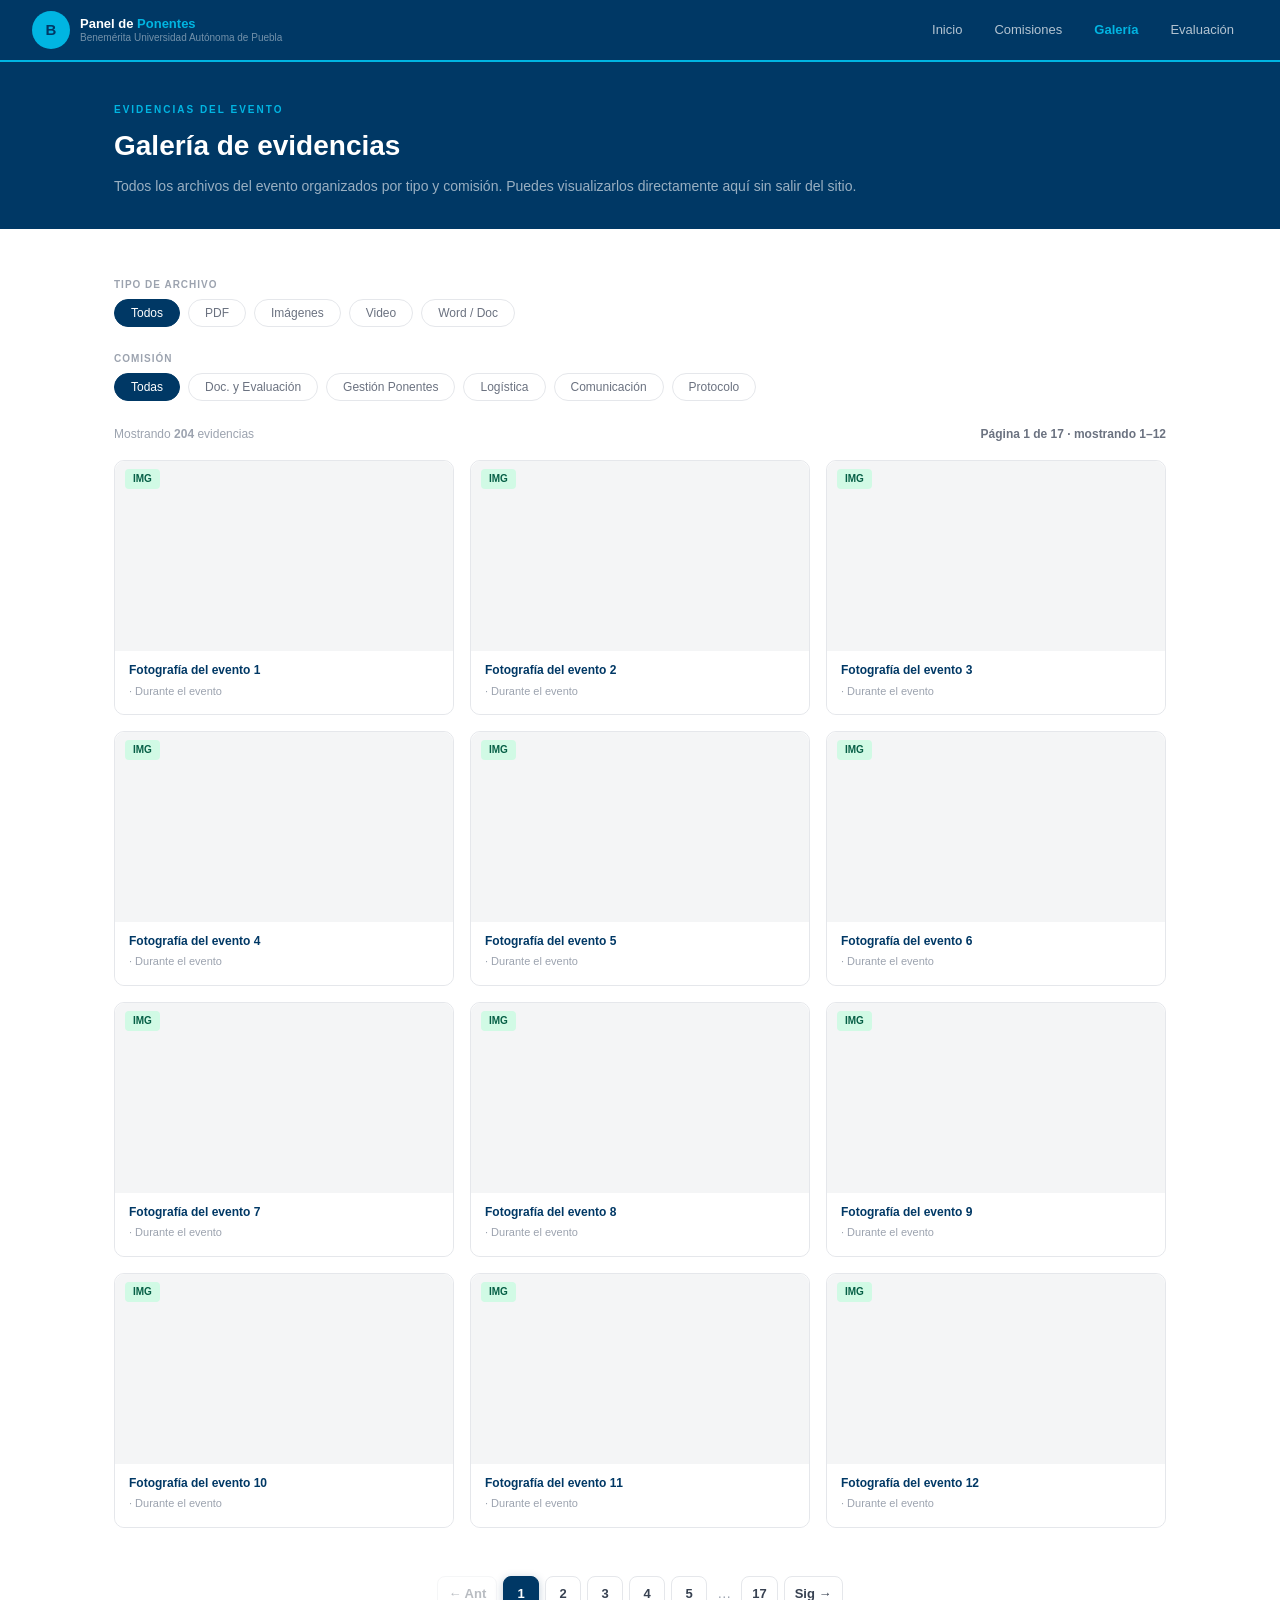
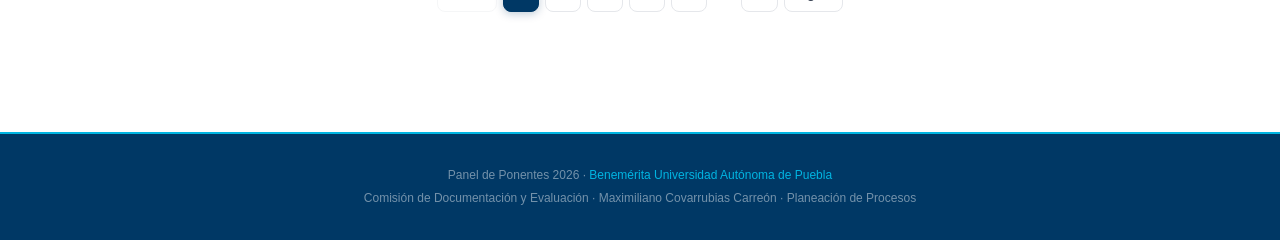
<file: galeria.html>
<!DOCTYPE html>
<html lang="es">

<head>
  <meta charset="UTF-8">
  <meta name="viewport" content="width=device-width, initial-scale=1.0">
  <title>Galería de Evidencias · Panel de Ponentes BUAP</title>
  <link rel="stylesheet" href="style.css">
</head>

<body>

  <!-- ── NAVEGACIÓN ── -->
  <nav>
    <a class="nav-brand" href="index.html">
      <div class="nav-escudo">B</div>
      <div class="nav-name">
        <strong>Panel de <span>Ponentes</span></strong>
        <small>Benemérita Universidad Autónoma de Puebla</small>
      </div>
    </a>
    <div class="nav-links">
      <a href="index.html">Inicio</a>
      <a href="comisiones.html">Comisiones</a>
      <a href="galeria.html" class="active">Galería</a>
      <a href="evaluacion.html">Evaluación</a>
    </div>
  </nav>

  <!-- ── HEADER ── -->
  <div style="background:#003865; padding:2.5rem 2rem 2rem;">
    <div class="container">
      <div class="section-tag">Evidencias del evento</div>
      <h1 style="color:white; font-size:28px; font-weight:800; margin-bottom:6px;">Galería de evidencias</h1>
      <p style="color:rgba(255,255,255,0.6); font-size:14px;">Todos los archivos del evento organizados por tipo y
        comisión. Puedes visualizarlos directamente aquí sin salir del sitio.</p>
    </div>
  </div>

  <!-- ── INSTRUCCIÓN: CÓMO AGREGAR EVIDENCIAS ──
  Para añadir un archivo a la galería:
  1. Agrega un nuevo <div class="gallery-item"> copiando cualquiera de los ejemplos de abajo
  2. En data-tipo pon: pdf | img | video | doc
  3. En data-comision pon: doc-eval | gestion | logistica | comunicacion | protocolo
  4. Reemplaza el embed-placeholder con: <iframe loading="lazy" src="TU_LINK_DE_DRIVE" height="190"></iframe>
     o con: <img src="TU_LINK_DE_IMAGEN" alt="descripción">
  5. Actualiza el título y la descripción en gallery-info
  ─────────────────────────────────────────── -->

  <section class="section">
    <div class="container">

      <!-- Filtros -->
      <div style="display:flex; flex-wrap:wrap; gap:1.5rem; align-items:flex-start; margin-bottom:1.5rem;">

        <div>
          <div style="font-size:10px; color:#9CA3AF; font-weight:600; letter-spacing:1px; margin-bottom:6px;">TIPO DE
            ARCHIVO</div>
          <div class="filter-bar" style="margin-bottom:0;" data-group="tipo">
            <button class="filter-btn active" onclick="filtrar('tipo','todos',this)">Todos</button>
            <button class="filter-btn" onclick="filtrar('tipo','pdf',this)">PDF</button>
            <button class="filter-btn" onclick="filtrar('tipo','img',this)">Imágenes</button>
            <button class="filter-btn" onclick="filtrar('tipo','video',this)">Video</button>
            <button class="filter-btn" onclick="filtrar('tipo','doc',this)">Word / Doc</button>
          </div>
        </div>

        <div>
          <div style="font-size:10px; color:#9CA3AF; font-weight:600; letter-spacing:1px; margin-bottom:6px;">COMISIÓN
          </div>
          <div class="filter-bar" style="margin-bottom:0;" data-group="comision">
            <button class="filter-btn active" onclick="filtrar('comision','todas',this)">Todas</button>
            <button class="filter-btn" onclick="filtrar('comision','doc-eval',this)">Doc. y Evaluación</button>
            <button class="filter-btn" onclick="filtrar('comision','gestion',this)">Gestión Ponentes</button>
            <button class="filter-btn" onclick="filtrar('comision','logistica',this)">Logística</button>
            <button class="filter-btn" onclick="filtrar('comision','comunicacion',this)">Comunicación</button>
            <button class="filter-btn" onclick="filtrar('comision','protocolo',this)">Protocolo</button>
          </div>
        </div>
      </div>

      <!-- Contador -->
      <div
        style="font-size:12px; color:#9CA3AF; margin-bottom:1rem; display:flex; align-items:center; justify-content:space-between; flex-wrap:wrap; gap:8px;"
        id="contador">
        <span>Mostrando <strong id="num-visible">0</strong> evidencias</span>
        <span id="pagina-info" style="font-weight:600; color:#6B7280;"></span>
      </div>

      <!-- GRID DE EVIDENCIAS -->
      <div class="gallery-grid" id="galeria">

        <!-- ══ EVIDENCIAS REALES DEL EVENTO ══ -->

        <!-- Imagen 1 -->
        <div class="gallery-item" data-tipo="img" data-comision="">
          <div class="gallery-preview">
            <iframe loading="lazy" src="https://drive.google.com/file/d/1rFMFYVKsDaNHkwcAddBjrh_kGxhl0StY/preview"
              height="190"></iframe>
            <span class="type-tag badge-img">IMG</span>
          </div>
          <div class="gallery-info">
            <h4>Fotografía del evento 1</h4>
            <p> · Durante el evento</p>
          </div>
        </div>

        <!-- Imagen 2 -->
        <div class="gallery-item" data-tipo="img" data-comision="">
          <div class="gallery-preview">
            <iframe loading="lazy" src="https://drive.google.com/file/d/10EX4ve45Tdq-_kAIPGB12bwTa1_N4fDA/preview"
              height="190"></iframe>
            <span class="type-tag badge-img">IMG</span>
          </div>
          <div class="gallery-info">
            <h4>Fotografía del evento 2</h4>
            <p> · Durante el evento</p>
          </div>
        </div>

        <!-- Imagen 3 -->
        <div class="gallery-item" data-tipo="img" data-comision="">
          <div class="gallery-preview">
            <iframe loading="lazy" src="https://drive.google.com/file/d/1-wf6rl_VjUH_Gglnq7yg5_gl45CDtrMr/preview"
              height="190"></iframe>
            <span class="type-tag badge-img">IMG</span>
          </div>
          <div class="gallery-info">
            <h4>Fotografía del evento 3</h4>
            <p> · Durante el evento</p>
          </div>
        </div>

        <!-- Imagen 4 -->
        <div class="gallery-item" data-tipo="img" data-comision="">
          <div class="gallery-preview">
            <iframe loading="lazy" src="https://drive.google.com/file/d/1YQENv4QGap0CEKanbwoIcIVPI4aREfu9/preview"
              height="190"></iframe>
            <span class="type-tag badge-img">IMG</span>
          </div>
          <div class="gallery-info">
            <h4>Fotografía del evento 4</h4>
            <p> · Durante el evento</p>
          </div>
        </div>

        <!-- Imagen 5 -->
        <div class="gallery-item" data-tipo="img" data-comision="">
          <div class="gallery-preview">
            <iframe loading="lazy" src="https://drive.google.com/file/d/1oi-wD5jkk6GchspBcVZZOZNgYTeo3npb/preview"
              height="190"></iframe>
            <span class="type-tag badge-img">IMG</span>
          </div>
          <div class="gallery-info">
            <h4>Fotografía del evento 5</h4>
            <p> · Durante el evento</p>
          </div>
        </div>

        <!-- Imagen 6 -->
        <div class="gallery-item" data-tipo="img" data-comision="">
          <div class="gallery-preview">
            <iframe loading="lazy" src="https://drive.google.com/file/d/1aWcY_ji24U4JSpZytwJuJFJ1gBS5KB_Y/preview"
              height="190"></iframe>
            <span class="type-tag badge-img">IMG</span>
          </div>
          <div class="gallery-info">
            <h4>Fotografía del evento 6</h4>
            <p> · Durante el evento</p>
          </div>
        </div>

        <!-- Imagen 7 -->
        <div class="gallery-item" data-tipo="img" data-comision="">
          <div class="gallery-preview">
            <iframe loading="lazy" src="https://drive.google.com/file/d/1ByHocJP2g51wnNWRBVfV2XZDzOXYHn4R/preview"
              height="190"></iframe>
            <span class="type-tag badge-img">IMG</span>
          </div>
          <div class="gallery-info">
            <h4>Fotografía del evento 7</h4>
            <p> · Durante el evento</p>
          </div>
        </div>

        <!-- Imagen 8 -->
        <div class="gallery-item" data-tipo="img" data-comision="">
          <div class="gallery-preview">
            <iframe loading="lazy" src="https://drive.google.com/file/d/1_OlEgQJ8HHc8q7C1Q9EGFHON1bVH7kNZ/preview"
              height="190"></iframe>
            <span class="type-tag badge-img">IMG</span>
          </div>
          <div class="gallery-info">
            <h4>Fotografía del evento 8</h4>
            <p> · Durante el evento</p>
          </div>
        </div>

        <!-- Imagen 9 -->
        <div class="gallery-item" data-tipo="img" data-comision="">
          <div class="gallery-preview">
            <iframe loading="lazy" src="https://drive.google.com/file/d/1u5UgIfmCSqNPyTQk8H4R03PagEcaahOT/preview"
              height="190"></iframe>
            <span class="type-tag badge-img">IMG</span>
          </div>
          <div class="gallery-info">
            <h4>Fotografía del evento 9</h4>
            <p> · Durante el evento</p>
          </div>
        </div>

        <!-- Imagen 10 -->
        <div class="gallery-item" data-tipo="img" data-comision="">
          <div class="gallery-preview">
            <iframe loading="lazy" src="https://drive.google.com/file/d/1-wJ_uVe_JoaKLWY3t2jHx2cFkJmG-QYm/preview"
              height="190"></iframe>
            <span class="type-tag badge-img">IMG</span>
          </div>
          <div class="gallery-info">
            <h4>Fotografía del evento 10</h4>
            <p> · Durante el evento</p>
          </div>
        </div>

        <!-- Imagen 11 -->
        <div class="gallery-item" data-tipo="img" data-comision="">
          <div class="gallery-preview">
            <iframe loading="lazy" src="https://drive.google.com/file/d/1MNaKeQQtvoRvXQHL_LOTeWztgCHrs_Ha/preview"
              height="190"></iframe>
            <span class="type-tag badge-img">IMG</span>
          </div>
          <div class="gallery-info">
            <h4>Fotografía del evento 11</h4>
            <p> · Durante el evento</p>
          </div>
        </div>

        <!-- Imagen 12 -->
        <div class="gallery-item" data-tipo="img" data-comision="">
          <div class="gallery-preview">
            <iframe loading="lazy" src="https://drive.google.com/file/d/1oezPf4ZdBe9q36qQKOz5NjuCBs3A1Xhk/preview"
              height="190"></iframe>
            <span class="type-tag badge-img">IMG</span>
          </div>
          <div class="gallery-info">
            <h4>Fotografía del evento 12</h4>
            <p> · Durante el evento</p>
          </div>
        </div>

        <!-- Imagen 13 -->
        <div class="gallery-item" data-tipo="img" data-comision="">
          <div class="gallery-preview">
            <iframe loading="lazy" src="https://drive.google.com/file/d/162F8e8kQx9PIHL_t_6i4guKxseITw4wL/preview"
              height="190"></iframe>
            <span class="type-tag badge-img">IMG</span>
          </div>
          <div class="gallery-info">
            <h4>Fotografía del evento 13</h4>
            <p> · Durante el evento</p>
          </div>
        </div>

        <!-- Imagen 14 -->
        <div class="gallery-item" data-tipo="img" data-comision="">
          <div class="gallery-preview">
            <iframe loading="lazy" src="https://drive.google.com/file/d/1OA5svNzj2X5ElTI04TN2Pct_q3ZSNvO0/preview"
              height="190"></iframe>
            <span class="type-tag badge-img">IMG</span>
          </div>
          <div class="gallery-info">
            <h4>Fotografía del evento 14</h4>
            <p> · Durante el evento</p>
          </div>
        </div>

        <!-- Imagen 15 -->
        <div class="gallery-item" data-tipo="img" data-comision="">
          <div class="gallery-preview">
            <iframe loading="lazy" src="https://drive.google.com/file/d/1OA5svNzj2X5ElTI04TN2Pct_q3ZSNvO0/preview"
              height="190"></iframe>
            <span class="type-tag badge-img">IMG</span>
          </div>
          <div class="gallery-info">
            <h4>Fotografía del evento 15</h4>
            <p> · Durante el evento</p>
          </div>
        </div>

        <!-- Imagen 16 -->
        <div class="gallery-item" data-tipo="img" data-comision="">
          <div class="gallery-preview">
            <iframe loading="lazy" src="https://drive.google.com/file/d/1QIkMmI2SzGsx1E7FQyS2yuOK-w2UwWDX/preview"
              height="190"></iframe>
            <span class="type-tag badge-img">IMG</span>
          </div>
          <div class="gallery-info">
            <h4>Fotografía del evento 16</h4>
            <p> · Durante el evento</p>
          </div>
        </div>

        <!-- Imagen 17 -->
        <div class="gallery-item" data-tipo="img" data-comision="">
          <div class="gallery-preview">
            <iframe loading="lazy" src="https://drive.google.com/file/d/1UVPiyIB2dRrkd9Mp5WWl-yB8LOGoNCFW/preview"
              height="190"></iframe>
            <span class="type-tag badge-img">IMG</span>
          </div>
          <div class="gallery-info">
            <h4>Fotografía del evento 17</h4>
            <p> · Durante el evento</p>
          </div>
        </div>

        <!-- Imagen 18 -->
        <div class="gallery-item" data-tipo="img" data-comision="">
          <div class="gallery-preview">
            <iframe loading="lazy" src="https://drive.google.com/file/d/11ZchH5WJ486oB28p6GTVDQE-Ap2YvnpY/preview"
              height="190"></iframe>
            <span class="type-tag badge-img">IMG</span>
          </div>
          <div class="gallery-info">
            <h4>Fotografía del evento 18</h4>
            <p> · Durante el evento</p>
          </div>
        </div>

        <!-- Imagen 19 -->
        <div class="gallery-item" data-tipo="img" data-comision="">
          <div class="gallery-preview">
            <iframe loading="lazy" src="https://drive.google.com/file/d/1DhtRtV2toGbk0mS6Rq9cnmOAPpS2ZqIT/preview"
              height="190"></iframe>
            <span class="type-tag badge-img">IMG</span>
          </div>
          <div class="gallery-info">
            <h4>Fotografía del evento 19</h4>
            <p> · Durante el evento</p>
          </div>
        </div>

        <!-- Imagen 20 -->
        <div class="gallery-item" data-tipo="img" data-comision="">
          <div class="gallery-preview">
            <iframe loading="lazy" src="https://drive.google.com/file/d/1do2CZvPsKjUdb0jLHFgg_6dF4c5aMaQB/preview"
              height="190"></iframe>
            <span class="type-tag badge-img">IMG</span>
          </div>
          <div class="gallery-info">
            <h4>Fotografía del evento 20</h4>
            <p> · Durante el evento</p>
          </div>
        </div>

        <!-- Imagen 21 -->
        <div class="gallery-item" data-tipo="img" data-comision="">
          <div class="gallery-preview">
            <iframe loading="lazy" src="https://drive.google.com/file/d/1DwHkTgrk1dJDzEFoYjZPjxOabBP3ZM6V/preview"
              height="190"></iframe>
            <span class="type-tag badge-img">IMG</span>
          </div>
          <div class="gallery-info">
            <h4>Fotografía del evento 21</h4>
            <p> · Durante el evento</p>
          </div>
        </div>

        <!-- Imagen 22 -->
        <div class="gallery-item" data-tipo="img" data-comision="">
          <div class="gallery-preview">
            <iframe loading="lazy" src="https://drive.google.com/file/d/1NZlhmi2tFP2v0PL_gS_htwGhP__YCUTz/preview"
              height="190"></iframe>
            <span class="type-tag badge-img">IMG</span>
          </div>
          <div class="gallery-info">
            <h4>Fotografía del evento 22</h4>
            <p> · Durante el evento</p>
          </div>
        </div>

        <!-- Imagen 23 -->
        <div class="gallery-item" data-tipo="img" data-comision="">
          <div class="gallery-preview">
            <iframe loading="lazy" src="https://drive.google.com/file/d/17HSR_h_BP_YMZsdMNkWEJyWKWXs_kjqM/preview"
              height="190"></iframe>
            <span class="type-tag badge-img">IMG</span>
          </div>
          <div class="gallery-info">
            <h4>Fotografía del evento 23</h4>
            <p> · Durante el evento</p>
          </div>
        </div>

        <!-- Imagen 24 -->
        <div class="gallery-item" data-tipo="img" data-comision="">
          <div class="gallery-preview">
            <iframe loading="lazy" src="https://drive.google.com/file/d/1vayRai3BK20MoFBdQ22eum6iMdpYtDGU/preview"
              height="190"></iframe>
            <span class="type-tag badge-img">IMG</span>
          </div>
          <div class="gallery-info">
            <h4>Fotografía del evento 24</h4>
            <p> · Durante el evento</p>
          </div>
        </div>

        <!-- Imagen 25 -->
        <div class="gallery-item" data-tipo="img" data-comision="">
          <div class="gallery-preview">
            <iframe loading="lazy" src="https://drive.google.com/file/d/1zawdYfiB2P_UHtz7w2D0x8A2TFLROst8/preview"
              height="190"></iframe>
            <span class="type-tag badge-img">IMG</span>
          </div>
          <div class="gallery-info">
            <h4>Fotografía del evento 25</h4>
            <p> · Durante el evento</p>
          </div>
        </div>

        <!-- Imagen 26 -->
        <div class="gallery-item" data-tipo="img" data-comision="">
          <div class="gallery-preview">
            <iframe loading="lazy" src="https://drive.google.com/file/d/1WQw6ymFzpUcPyvXZMOAyXIG8TmJmWBE0/preview"
              height="190"></iframe>
            <span class="type-tag badge-img">IMG</span>
          </div>
          <div class="gallery-info">
            <h4>Fotografía del evento 26</h4>
            <p> · Durante el evento</p>
          </div>
        </div>

        <!-- Imagen 27 -->
        <div class="gallery-item" data-tipo="img" data-comision="">
          <div class="gallery-preview">
            <iframe loading="lazy" src="https://drive.google.com/file/d/1Jd0h2Le4--IQ8D49dw2Ji7hbDviLPByl/preview"
              height="190"></iframe>
            <span class="type-tag badge-img">IMG</span>
          </div>
          <div class="gallery-info">
            <h4>Fotografía del evento 27</h4>
            <p> · Durante el evento</p>
          </div>
        </div>

        <!-- Imagen 28 -->
        <div class="gallery-item" data-tipo="img" data-comision="">
          <div class="gallery-preview">
            <iframe loading="lazy" src="https://drive.google.com/file/d/1nQ856naF7cObjoP5sBTcsk15nFMJuJcw/preview"
              height="190"></iframe>
            <span class="type-tag badge-img">IMG</span>
          </div>
          <div class="gallery-info">
            <h4>Fotografía del evento 28</h4>
            <p> · Durante el evento</p>
          </div>
        </div>

        <!-- Imagen 29 -->
        <div class="gallery-item" data-tipo="img" data-comision="">
          <div class="gallery-preview">
            <iframe loading="lazy" src="https://drive.google.com/file/d/1rKS54gMdlIdsddcfBBsesj2blIvV31lG/preview"
              height="190"></iframe>
            <span class="type-tag badge-img">IMG</span>
          </div>
          <div class="gallery-info">
            <h4>Fotografía del evento 29</h4>
            <p> · Durante el evento</p>
          </div>
        </div>

        <!-- Imagen 30 -->
        <div class="gallery-item" data-tipo="img" data-comision="">
          <div class="gallery-preview">
            <iframe loading="lazy" src="https://drive.google.com/file/d/1MbsbnQMG_EkqlameBXWawfQV90jPYC81/preview"
              height="190"></iframe>
            <span class="type-tag badge-img">IMG</span>
          </div>
          <div class="gallery-info">
            <h4>Fotografía del evento 30</h4>
            <p> · Durante el evento</p>
          </div>
        </div>

        <!-- Imagen 31 -->
        <div class="gallery-item" data-tipo="img" data-comision="">
          <div class="gallery-preview">
            <iframe loading="lazy" src="https://drive.google.com/file/d/1Jic22NogII1gPe4Hr1BSWjjnYNQEr2T_/preview"
              height="190"></iframe>
            <span class="type-tag badge-img">IMG</span>
          </div>
          <div class="gallery-info">
            <h4>Fotografía del evento 31</h4>
            <p> · Durante el evento</p>
          </div>
        </div>

        <!-- Imagen 32 -->
        <div class="gallery-item" data-tipo="img" data-comision="">
          <div class="gallery-preview">
            <iframe loading="lazy" src="https://drive.google.com/file/d/1-i0nN3hFrBLFC_PppDYWtyTVUYXtFYuV/preview"
              height="190"></iframe>
            <span class="type-tag badge-img">IMG</span>
          </div>
          <div class="gallery-info">
            <h4>Fotografía del evento 32</h4>
            <p> · Durante el evento</p>
          </div>
        </div>

        <!-- Imagen 33 -->
        <div class="gallery-item" data-tipo="img" data-comision="">
          <div class="gallery-preview">
            <iframe loading="lazy" src="https://drive.google.com/file/d/12ppJB2GDuCKNDnHAnomONbe4QO8eUWGK/preview"
              height="190"></iframe>
            <span class="type-tag badge-img">IMG</span>
          </div>
          <div class="gallery-info">
            <h4>Fotografía del evento 33</h4>
            <p> · Durante el evento</p>
          </div>
        </div>

        <!-- Imagen 34 -->
        <div class="gallery-item" data-tipo="img" data-comision="">
          <div class="gallery-preview">
            <iframe loading="lazy" src="https://drive.google.com/file/d/1dMqFksnbENPGrkO8pq_f7vT8Lcw3eAPL/preview"
              height="190"></iframe>
            <span class="type-tag badge-img">IMG</span>
          </div>
          <div class="gallery-info">
            <h4>Fotografía del evento 34</h4>
            <p> · Durante el evento</p>
          </div>
        </div>

        <!-- Imagen 35 -->
        <div class="gallery-item" data-tipo="img" data-comision="">
          <div class="gallery-preview">
            <iframe loading="lazy" src="https://drive.google.com/file/d/1rRjGNuxG8zi2K5_zzcKxMlb07WJM4GMM/preview"
              height="190"></iframe>
            <span class="type-tag badge-img">IMG</span>
          </div>
          <div class="gallery-info">
            <h4>Fotografía del evento 35</h4>
            <p> · Durante el evento</p>
          </div>
        </div>

        <!-- Imagen 36 -->
        <div class="gallery-item" data-tipo="img" data-comision="">
          <div class="gallery-preview">
            <iframe loading="lazy" src="https://drive.google.com/file/d/1aFS9CjKFz3s_31gfaaUV4F3grwEZRxVw/preview"
              height="190"></iframe>
            <span class="type-tag badge-img">IMG</span>
          </div>
          <div class="gallery-info">
            <h4>Fotografía del evento 36</h4>
            <p> · Durante el evento</p>
          </div>
        </div>

        <!-- ══ FOTOS — DOCUMENTACIÓN Y EVALUACIÓN ══ -->

        <!-- Doc-Eval Ponente 1 -->
        <div class="gallery-item" data-tipo="img" data-comision="doc-eval">
          <div class="gallery-preview">
            <iframe loading="lazy" src="https://drive.google.com/file/d/1ecPTzdUUggGkfMcgCplkaDZRQFpeK82l/preview"
              height="190"></iframe>
            <span class="type-tag badge-img">IMG</span>
          </div>
          <div class="gallery-info">
            <h4>Imagen 1 Ponente </h4>
            <p>Doc. y Evaluación · Fotografía del ponente</p>
          </div>
        </div>

        <!-- Doc-Eval Ponente 2 -->
        <div class="gallery-item" data-tipo="img" data-comision="doc-eval">
          <div class="gallery-preview">
            <iframe loading="lazy" src="https://drive.google.com/file/d/1c9fnNyvGWtYeo__vwGbpsNGhQNcxtwzu/preview"
              height="190"></iframe>
            <span class="type-tag badge-img">IMG</span>
          </div>
          <div class="gallery-info">
            <h4>Imagen 2 Ponente</h4>
            <p>Doc. y Evaluación · Fotografía del ponente</p>
          </div>
        </div>

        <!-- Doc-Eval Ponente 3 -->
        <div class="gallery-item" data-tipo="img" data-comision="doc-eval">
          <div class="gallery-preview">
            <iframe loading="lazy" src="https://drive.google.com/file/d/1RUovC1sdMiRlWGtqVhJohz9QnhjA1M3S/preview"
              height="190"></iframe>
            <span class="type-tag badge-img">IMG</span>
          </div>
          <div class="gallery-info">
            <h4>Imagen 3 Ponente</h4>
            <p>Doc. y Evaluación · Fotografía del ponente</p>
          </div>
        </div>

        <!-- Doc-Eval Ponente 4 -->
        <div class="gallery-item" data-tipo="img" data-comision="doc-eval">
          <div class="gallery-preview">
            <iframe loading="lazy" src="https://drive.google.com/file/d/1M4Xjhjc2ZUcBtTFCjvFBFqStgtdr3NnD/preview"
              height="190"></iframe>
            <span class="type-tag badge-img">IMG</span>
          </div>
          <div class="gallery-info">
            <h4>Imagen 4 Ponente</h4>
            <p>Doc. y Evaluación · Fotografía del ponente</p>
          </div>
        </div>

        <!-- Doc-Eval Ponente 5 -->
        <div class="gallery-item" data-tipo="img" data-comision="doc-eval">
          <div class="gallery-preview">
            <iframe loading="lazy" src="https://drive.google.com/file/d/1J-40Zo2gqgYOPOVP8e-mV-seNDue1wfa/preview"
              height="190"></iframe>
            <span class="type-tag badge-img">IMG</span>
          </div>
          <div class="gallery-info">
            <h4>Imagen 5 Ponente</h4>
            <p>Doc. y Evaluación · Fotografía del ponente</p>
          </div>
        </div>

        <!-- Doc-Eval Ponente 6 -->
        <div class="gallery-item" data-tipo="img" data-comision="doc-eval">
          <div class="gallery-preview">
            <iframe loading="lazy" src="https://drive.google.com/file/d/1WyHCIBOnt_cI9K5KnKU-wy5XuL26jnpX/preview"
              height="190"></iframe>
            <span class="type-tag badge-img">IMG</span>
          </div>
          <div class="gallery-info">
            <h4>Imagen 6 Ponente</h4>
            <p>Doc. y Evaluación · Fotografía del ponente</p>
          </div>
        </div>

        <!-- Doc-Eval Ponente 7 -->
        <div class="gallery-item" data-tipo="img" data-comision="doc-eval">
          <div class="gallery-preview">
            <iframe loading="lazy" src="https://drive.google.com/file/d/1XeAhji7xk-Wyv4POi0klnro9mRHEMjCY/preview"
              height="190"></iframe>
            <span class="type-tag badge-img">IMG</span>
          </div>
          <div class="gallery-info">
            <h4>Imagen 7 Ponente</h4>
            <p>Doc. y Evaluación · Fotografía del ponente</p>
          </div>
        </div>

        <!-- Doc-Eval Ponente 8 -->
        <div class="gallery-item" data-tipo="img" data-comision="doc-eval">
          <div class="gallery-preview">
            <iframe loading="lazy" src="https://drive.google.com/file/d/19eJA_PsYImWnlmPA21I0z0yjJO5PxgSg/preview"
              height="190"></iframe>
            <span class="type-tag badge-img">IMG</span>
          </div>
          <div class="gallery-info">
            <h4>Imagen 8 Ponente</h4>
            <p>Doc. y Evaluación · Fotografía del ponente</p>
          </div>
        </div>

        <!-- Doc-Eval Ponente 9 -->
        <div class="gallery-item" data-tipo="img" data-comision="doc-eval">
          <div class="gallery-preview">
            <iframe loading="lazy" src="https://drive.google.com/file/d/1-EurxQ5kbJeB_Et0ANaUY83mvHS_kA4q/preview"
              height="190"></iframe>
            <span class="type-tag badge-img">IMG</span>
          </div>
          <div class="gallery-info">
            <h4>Imagen 9 Ponente</h4>
            <p>Doc. y Evaluación · Fotografía del ponente</p>
          </div>
        </div>

        <!-- Doc-Eval Ponente 10 -->
        <div class="gallery-item" data-tipo="img" data-comision="doc-eval">
          <div class="gallery-preview">
            <iframe loading="lazy" src="https://drive.google.com/file/d/1tI1wt2JpWDo7wkjVrpOSz64cubBjx-pn/preview"
              height="190"></iframe>
            <span class="type-tag badge-img">IMG</span>
          </div>
          <div class="gallery-info">
            <h4>Imagen 10 Ponente</h4>
            <p>Doc. y Evaluación · Fotografía del ponente</p>
          </div>
        </div>

        <!-- Doc-Eval Ponente 11 -->
        <div class="gallery-item" data-tipo="img" data-comision="doc-eval">
          <div class="gallery-preview">
            <iframe loading="lazy" src="https://drive.google.com/file/d/1Fby7vj908q5NTs5cZ4ggB6rTZ1-o_QE5/preview"
              height="190"></iframe>
            <span class="type-tag badge-img">IMG</span>
          </div>
          <div class="gallery-info">
            <h4>Imagen 11 Ponente</h4>
            <p>Doc. y Evaluación · Fotografía del ponente</p>
          </div>
        </div>

        <!-- Doc-Eval Ponente 12 -->
        <div class="gallery-item" data-tipo="img" data-comision="doc-eval">
          <div class="gallery-preview">
            <iframe loading="lazy" src="https://drive.google.com/file/d/1ZocAoM3qiUhyl16PlRMXAuKWNNFY2yaE/preview"
              height="190"></iframe>
            <span class="type-tag badge-img">IMG</span>
          </div>
          <div class="gallery-info">
            <h4> Imagen 12 Ponente</h4>
            <p>Doc. y Evaluación · Fotografía del ponente</p>
          </div>
        </div>

        <!-- Doc-Eval Ponente 13 -->
        <div class="gallery-item" data-tipo="img" data-comision="doc-eval">
          <div class="gallery-preview">
            <iframe loading="lazy" src="https://drive.google.com/file/d/1uvIYToLPSGZuVSpeysPnHsABFHmajeIl/preview"
              height="190"></iframe>
            <span class="type-tag badge-img">IMG</span>
          </div>
          <div class="gallery-info">
            <h4>Imagen 13 Ponente</h4>
            <p>Doc. y Evaluación · Fotografía del ponente</p>
          </div>
        </div>

        <!-- Doc-Eval Ponente 14 -->
        <div class="gallery-item" data-tipo="img" data-comision="doc-eval">
          <div class="gallery-preview">
            <iframe loading="lazy" src="https://drive.google.com/file/d/1KfGVc1tIbYicmeaioiwN8U8_euE56D4k/preview"
              height="190"></iframe>
            <span class="type-tag badge-img">IMG</span>
          </div>
          <div class="gallery-info">
            <h4>Imagen 14 Ponente</h4>
            <p>Doc. y Evaluación · Fotografía del ponente</p>
          </div>
        </div>

        <!-- Doc-Eval Ponente 15 -->
        <div class="gallery-item" data-tipo="img" data-comision="doc-eval">
          <div class="gallery-preview">
            <iframe loading="lazy" src="https://drive.google.com/file/d/1vJxj-3oK8JN_6VM42om8d8mxaC24sls8/preview"
              height="190"></iframe>
            <span class="type-tag badge-img">IMG</span>
          </div>
          <div class="gallery-info">
            <h4>Imagen 15 Ponente</h4>
            <p>Doc. y Evaluación · Fotografía del ponente</p>
          </div>
        </div>

        <!-- Doc-Eval Ponente 16 -->
        <div class="gallery-item" data-tipo="img" data-comision="doc-eval">
          <div class="gallery-preview">
            <iframe loading="lazy" src="https://drive.google.com/file/d/14mKT75vW0_fJB-o8aRBIvqppmthZAh4W/preview"
              height="190"></iframe>
            <span class="type-tag badge-img">IMG</span>
          </div>
          <div class="gallery-info">
            <h4>Imagen 16 Ponente</h4>
            <p>Doc. y Evaluación · Fotografía del ponente</p>
          </div>
        </div>

        <!-- Doc-Eval Ponente 17 -->
        <div class="gallery-item" data-tipo="img" data-comision="doc-eval">
          <div class="gallery-preview">
            <iframe loading="lazy" src="https://drive.google.com/file/d/1mtaUo7JNfprOpDFiFAQWBnE8HhTMA1g0/preview"
              height="190"></iframe>
            <span class="type-tag badge-img">IMG</span>
          </div>
          <div class="gallery-info">
            <h4>Imagen 17 Ponente</h4>
            <p>Doc. y Evaluación · Fotografía del ponente</p>
          </div>
        </div>

        <!-- Doc-Eval Ponente 18 -->
        <div class="gallery-item" data-tipo="img" data-comision="doc-eval">
          <div class="gallery-preview">
            <iframe loading="lazy" src="https://drive.google.com/file/d/1G-T-MGU6MA-bSo92FCpgjcfZFVCKkfl0/preview"
              height="190"></iframe>
            <span class="type-tag badge-img">IMG</span>
          </div>
          <div class="gallery-info">
            <h4>Imagen 18 Ponente</h4>
            <p>Doc. y Evaluación · Fotografía del ponente</p>
          </div>
        </div>

        <!-- Doc-Eval Ponente 19 -->
        <div class="gallery-item" data-tipo="img" data-comision="doc-eval">
          <div class="gallery-preview">
            <iframe loading="lazy" src="https://drive.google.com/file/d/1-UmF-llEo6OsSQKMZBhpTrmiKEk8auin/preview"
              height="190"></iframe>
            <span class="type-tag badge-img">IMG</span>
          </div>
          <div class="gallery-info">
            <h4>Imagen 19 Ponente</h4>
            <p>Doc. y Evaluación · Fotografía del ponente</p>
          </div>
        </div>

        <!-- Doc-Eval Ponentes Foto 1 -->
        <div class="gallery-item" data-tipo="img" data-comision="doc-eval">
          <div class="gallery-preview">
            <iframe loading="lazy" src="https://drive.google.com/file/d/1Nawpa9l5YjPj1wF51o_HJ9lo9sclwin9/preview"
              height="190"></iframe>
            <span class="type-tag badge-img">IMG</span>
          </div>
          <div class="gallery-info">
            <h4>Ponentes Foto 1</h4>
            <p>Doc. y Evaluación · Fotografía del ponente</p>
          </div>
        </div>

        <!-- Doc-Eval Ponentes Foto 2 -->
        <div class="gallery-item" data-tipo="img" data-comision="doc-eval">
          <div class="gallery-preview">
            <iframe loading="lazy" src="https://drive.google.com/file/d/1u47R6A3l2ShqJJxBO3EoGGcCl2FwUNk_/preview"
              height="190"></iframe>
            <span class="type-tag badge-img">IMG</span>
          </div>
          <div class="gallery-info">
            <h4>Ponentes Foto 2</h4>
            <p>Doc. y Evaluación · Fotografía del ponente</p>
          </div>
        </div>

        <!-- Doc-Eval Ponentes Foto 3 -->
        <div class="gallery-item" data-tipo="img" data-comision="doc-eval">
          <div class="gallery-preview">
            <iframe loading="lazy" src="https://drive.google.com/file/d/1L4Hu9EBjXQIR50wcSkgZBoJZknu04DGJ/preview"
              height="190"></iframe>
            <span class="type-tag badge-img">IMG</span>
          </div>
          <div class="gallery-info">
            <h4>Ponentes Foto 3</h4>
            <p>Doc. y Evaluación · Fotografía del ponente</p>
          </div>
        </div>

        <!-- Doc-Eval Ponentes Foto 4 -->
        <div class="gallery-item" data-tipo="img" data-comision="doc-eval">
          <div class="gallery-preview">
            <iframe loading="lazy" src="https://drive.google.com/file/d/1A0wykETHsYwfZQu8nu3QxjJe5MoyxD9L/preview"
              height="190"></iframe>
            <span class="type-tag badge-img">IMG</span>
          </div>
          <div class="gallery-info">
            <h4>Ponentes Foto 4</h4>
            <p>Doc. y Evaluación · Fotografía del ponente</p>
          </div>
        </div>

        <!-- Doc-Eval Ponentes Foto 5 -->
        <div class="gallery-item" data-tipo="img" data-comision="doc-eval">
          <div class="gallery-preview">
            <iframe loading="lazy" src="https://drive.google.com/file/d/1NsQGs_rHRTn6KA4B16aG4qTwe8IlCZ9S/preview"
              height="190"></iframe>
            <span class="type-tag badge-img">IMG</span>
          </div>
          <div class="gallery-info">
            <h4>Ponentes Foto 5</h4>
            <p>Doc. y Evaluación · Fotografía del ponente</p>
          </div>
        </div>

        <!-- Doc-Eval Foto General 1 -->
        <div class="gallery-item" data-tipo="img" data-comision="doc-eval">
          <div class="gallery-preview">
            <iframe loading="lazy" src="https://drive.google.com/file/d/1vRVkNhR2w_V-xHy2vg7T2vf5pnm3fY3C/preview"
              height="190"></iframe>
            <span class="type-tag badge-img">IMG</span>
          </div>
          <div class="gallery-info">
            <h4>Foto General 1</h4>
            <p>Doc. y Evaluación · Fotografía del evento</p>
          </div>
        </div>

        <!-- Doc-Eval Foto General 2 -->
        <div class="gallery-item" data-tipo="img" data-comision="doc-eval">
          <div class="gallery-preview">
            <iframe loading="lazy" src="https://drive.google.com/file/d/1c-b41ajLNzSC9TCq0EVmrhejvTrkNoYg/preview"
              height="190"></iframe>
            <span class="type-tag badge-img">IMG</span>
          </div>
          <div class="gallery-info">
            <h4>Foto General 2</h4>
            <p>Doc. y Evaluación · Fotografía del evento</p>
          </div>
        </div>

        <!-- Doc-Eval Foto General 3 -->
        <div class="gallery-item" data-tipo="img" data-comision="doc-eval">
          <div class="gallery-preview">
            <iframe loading="lazy" src="https://drive.google.com/file/d/1LdNQ7HK8wr23W4xQdz2gED2vYq8XqB2J/preview"
              height="190"></iframe>
            <span class="type-tag badge-img">IMG</span>
          </div>
          <div class="gallery-info">
            <h4>Foto General 3</h4>
            <p>Doc. y Evaluación · Fotografía del evento</p>
          </div>
        </div>

        <!-- Doc-Eval Foto General 4 -->
        <div class="gallery-item" data-tipo="img" data-comision="doc-eval">
          <div class="gallery-preview">
            <iframe loading="lazy" src="https://drive.google.com/file/d/1Q_SMny83nFV92JUfPeoADM1YrTs5lA6q/preview"
              height="190"></iframe>
            <span class="type-tag badge-img">IMG</span>
          </div>
          <div class="gallery-info">
            <h4>Foto General 4</h4>
            <p>Doc. y Evaluación · Fotografía del evento</p>
          </div>
        </div>

        <!-- Doc-Eval Foto General 5 -->
        <div class="gallery-item" data-tipo="img" data-comision="doc-eval">
          <div class="gallery-preview">
            <iframe loading="lazy" src="https://drive.google.com/file/d/1jNAX1gfRnxZi0wJjejAgttvDzL4vukmp/preview"
              height="190"></iframe>
            <span class="type-tag badge-img">IMG</span>
          </div>
          <div class="gallery-info">
            <h4>Foto General 5</h4>
            <p>Doc. y Evaluación · Fotografía del evento</p>
          </div>
        </div>

        <!-- Doc-Eval Foto Grupal 1 -->
        <div class="gallery-item" data-tipo="img" data-comision="doc-eval">
          <div class="gallery-preview">
            <iframe loading="lazy" src="https://drive.google.com/file/d/1crSQ0ko9ZZ_td9hpyEJSRehAJnSAjrV9/preview"
              height="190"></iframe>
            <span class="type-tag badge-img">IMG</span>
          </div>
          <div class="gallery-info">
            <h4>Foto Grupal 1</h4>
            <p>Doc. y Evaluación · Fotografía grupal</p>
          </div>
        </div>

        <!-- Doc-Eval Foto Grupal 2 -->
        <div class="gallery-item" data-tipo="img" data-comision="doc-eval">
          <div class="gallery-preview">
            <iframe loading="lazy" src="https://drive.google.com/file/d/10RixkceSelQ3ZJfkTosUHcTy7a0y6Fpq/preview"
              height="190"></iframe>
            <span class="type-tag badge-img">IMG</span>
          </div>
          <div class="gallery-info">
            <h4>Foto Grupal 2</h4>
            <p>Doc. y Evaluación · Fotografía grupal</p>
          </div>
        </div>

        <!-- Doc-Eval Foto Grupal 3 -->
        <div class="gallery-item" data-tipo="img" data-comision="doc-eval">
          <div class="gallery-preview">
            <iframe loading="lazy" src="https://drive.google.com/file/d/1KNoyymKl5pKNSMqU8vJcJ71ywXAP41Yw/preview"
              height="190"></iframe>
            <span class="type-tag badge-img">IMG</span>
          </div>
          <div class="gallery-info">
            <h4>Foto Grupal 3</h4>
            <p>Doc. y Evaluación · Fotografía grupal</p>
          </div>
        </div>

        <!-- Doc-Eval Foto Grupal 4 -->
        <div class="gallery-item" data-tipo="img" data-comision="doc-eval">
          <div class="gallery-preview">
            <iframe loading="lazy" src="https://drive.google.com/file/d/1FJO91blLztmypFjpXouzxUy7Drol8EPI/preview"
              height="190"></iframe>
            <span class="type-tag badge-img">IMG</span>
          </div>
          <div class="gallery-info">
            <h4>Foto Grupal 4</h4>
            <p>Doc. y Evaluación · Fotografía grupal</p>
          </div>
        </div>

        <!-- Doc-Eval Foto Grupal 5 -->
        <div class="gallery-item" data-tipo="img" data-comision="doc-eval">
          <div class="gallery-preview">
            <iframe loading="lazy" src="https://drive.google.com/file/d/1ATEuXHsrOesf2TL9qb9d0sC5GtYHkFiP/preview"
              height="190"></iframe>
            <span class="type-tag badge-img">IMG</span>
          </div>
          <div class="gallery-info">
            <h4>Foto Grupal 5</h4>
            <p>Doc. y Evaluación · Fotografía grupal</p>
          </div>
        </div>

        <!-- Doc-Eval Foto Grupal 6 -->
        <div class="gallery-item" data-tipo="img" data-comision="doc-eval">
          <div class="gallery-preview">
            <iframe loading="lazy" src="https://drive.google.com/file/d/1CEyDwXOvJmh5qgrcA2ryXPNG1wsLIQmG/preview"
              height="190"></iframe>
            <span class="type-tag badge-img">IMG</span>
          </div>
          <div class="gallery-info">
            <h4>Foto Grupal 6</h4>
            <p>Doc. y Evaluación · Fotografía grupal</p>
          </div>
        </div>

        <!-- Doc-Eval Foto con camara 1 -->
        <div class="gallery-item" data-tipo="img" data-comision="doc-eval">
          <div class="gallery-preview">
            <iframe loading="lazy" src="https://drive.google.com/file/d/1FDUWUZY3d1WpYo47ak4nchB47f5s7hH_/preview"
              height="190"></iframe>
            <span class="type-tag badge-img">IMG</span>
          </div>
          <div class="gallery-info">
            <h4>Foto con camara 1</h4>
            <p>Doc. y Evaluación · Fotografía del evento</p>
          </div>
        </div>

        <!-- Doc-Eval Foto con camara 2 -->
        <div class="gallery-item" data-tipo="img" data-comision="doc-eval">
          <div class="gallery-preview">
            <iframe loading="lazy" src="https://drive.google.com/file/d/1RGhL0EjOxSlsBBr9DGVvw8JT-JhCIoUx/preview"
              height="190"></iframe>
            <span class="type-tag badge-img">IMG</span>
          </div>
          <div class="gallery-info">
            <h4>Foto con camara 2</h4>
            <p>Doc. y Evaluación · Fotografía del evento</p>
          </div>
        </div>

        <!-- Doc-Eval Foto con camara 3 -->
        <div class="gallery-item" data-tipo="img" data-comision="doc-eval">
          <div class="gallery-preview">
            <iframe loading="lazy" src="https://drive.google.com/file/d/1GmaBAaNGCLJx1BkYC9STonkCSIlpfo_Y/preview"
              height="190"></iframe>
            <span class="type-tag badge-img">IMG</span>
          </div>
          <div class="gallery-info">
            <h4>Foto con camara 3</h4>
            <p>Doc. y Evaluación · Fotografía del evento</p>
          </div>
        </div>

        <!-- Doc-Eval Foto con camara 4 -->
        <div class="gallery-item" data-tipo="img" data-comision="doc-eval">
          <div class="gallery-preview">
            <iframe loading="lazy" src="https://drive.google.com/file/d/1U-ss5WU5QbY0Fn38vW-QrU84S0mMVyWM/preview"
              height="190"></iframe>
            <span class="type-tag badge-img">IMG</span>
          </div>
          <div class="gallery-info">
            <h4>Foto con camara 4</h4>
            <p>Doc. y Evaluación · Fotografía del evento</p>
          </div>
        </div>

        <!-- Doc-Eval Foto con camara 5 -->
        <div class="gallery-item" data-tipo="img" data-comision="doc-eval">
          <div class="gallery-preview">
            <iframe loading="lazy" src="https://drive.google.com/file/d/1vuy7z5aj2gM2_qaci7qkwgGNQndtlBMq/preview"
              height="190"></iframe>
            <span class="type-tag badge-img">IMG</span>
          </div>
          <div class="gallery-info">
            <h4>Foto con camara 5</h4>
            <p>Doc. y Evaluación · Fotografía del evento</p>
          </div>
        </div>

        <!-- Doc-Eval Foto con camara 6 -->
        <div class="gallery-item" data-tipo="img" data-comision="doc-eval">
          <div class="gallery-preview">
            <iframe loading="lazy" src="https://drive.google.com/file/d/1FxYVUUaNuK0AFn4KPSz2sMVu4JFlLCJh/preview"
              height="190"></iframe>
            <span class="type-tag badge-img">IMG</span>
          </div>
          <div class="gallery-info">
            <h4>Foto con camara 6</h4>
            <p>Doc. y Evaluación · Fotografía del evento</p>
          </div>
        </div>

        <!-- Doc-Eval Foto con camara 7 -->
        <div class="gallery-item" data-tipo="img" data-comision="doc-eval">
          <div class="gallery-preview">
            <iframe loading="lazy" src="https://drive.google.com/file/d/1_9r5tHmmzsvQ8T4mPtrUoNHX5MWovTk_/preview"
              height="190"></iframe>
            <span class="type-tag badge-img">IMG</span>
          </div>
          <div class="gallery-info">
            <h4>Foto con camara 7</h4>
            <p>Doc. y Evaluación · Fotografía del evento</p>
          </div>
        </div>

        <!-- Doc-Eval Foto con camara 8 -->
        <div class="gallery-item" data-tipo="img" data-comision="doc-eval">
          <div class="gallery-preview">
            <iframe loading="lazy" src="https://drive.google.com/file/d/1CdrDnj3-KzuxCalz9VOSLvVAK0ecWj2U/preview"
              height="190"></iframe>
            <span class="type-tag badge-img">IMG</span>
          </div>
          <div class="gallery-info">
            <h4>Foto con camara 8</h4>
            <p>Doc. y Evaluación · Fotografía del evento</p>
          </div>
        </div>

        <!-- Doc-Eval Foto con camara 9 -->
        <div class="gallery-item" data-tipo="img" data-comision="doc-eval">
          <div class="gallery-preview">
            <iframe loading="lazy" src="https://drive.google.com/file/d/1lsZR5ffBXPkagx1uDAd5U-HGCFUw27Xt/preview"
              height="190"></iframe>
            <span class="type-tag badge-img">IMG</span>
          </div>
          <div class="gallery-info">
            <h4>Foto con camara 9</h4>
            <p>Doc. y Evaluación · Fotografía del evento</p>
          </div>
        </div>

        <!-- Doc-Eval Foto con camara 10 -->
        <div class="gallery-item" data-tipo="img" data-comision="doc-eval">
          <div class="gallery-preview">
            <iframe loading="lazy" src="https://drive.google.com/file/d/1QJaNPhEBkuqP1qJKvQn0Mph60p2rjLkb/preview"
              height="190"></iframe>
            <span class="type-tag badge-img">IMG</span>
          </div>
          <div class="gallery-info">
            <h4>Foto con camara 10</h4>
            <p>Doc. y Evaluación · Fotografía del evento</p>
          </div>
        </div>

        <!-- Doc-Eval Foto con camara 11 -->
        <div class="gallery-item" data-tipo="img" data-comision="doc-eval">
          <div class="gallery-preview">
            <iframe loading="lazy" src="https://drive.google.com/file/d/1rTIaNsoIneWuAiXUwja_kEfniv83Rh2j/preview"
              height="190"></iframe>
            <span class="type-tag badge-img">IMG</span>
          </div>
          <div class="gallery-info">
            <h4>Foto con camara 11</h4>
            <p>Doc. y Evaluación · Fotografía del evento</p>
          </div>
        </div>

        <!-- Doc-Eval Foto con camara 12 -->
        <div class="gallery-item" data-tipo="img" data-comision="doc-eval">
          <div class="gallery-preview">
            <iframe loading="lazy" src="https://drive.google.com/file/d/1JClGHZfezeoGSRlwNYkZTGTQ8E-YYX7a/preview"
              height="190"></iframe>
            <span class="type-tag badge-img">IMG</span>
          </div>
          <div class="gallery-info">
            <h4>Foto con camara 12</h4>
            <p>Doc. y Evaluación · Fotografía del evento</p>
          </div>
        </div>

        <!-- Doc-Eval Foto con camara 13 -->
        <div class="gallery-item" data-tipo="img" data-comision="doc-eval">
          <div class="gallery-preview">
            <iframe loading="lazy" src="https://drive.google.com/file/d/16TQGpSRwTssJS4SXX7VPsfoFMXFUCPhW/preview"
              height="190"></iframe>
            <span class="type-tag badge-img">IMG</span>
          </div>
          <div class="gallery-info">
            <h4>Foto con camara 13</h4>
            <p>Doc. y Evaluación · Fotografía del evento</p>
          </div>
        </div>

        <!-- Doc-Eval Foto con camara 14 -->
        <div class="gallery-item" data-tipo="img" data-comision="doc-eval">
          <div class="gallery-preview">
            <iframe loading="lazy" src="https://drive.google.com/file/d/1UB5FxXKv8FLDrAd3tNSn8o8VbtzDB75z/preview"
              height="190"></iframe>
            <span class="type-tag badge-img">IMG</span>
          </div>
          <div class="gallery-info">
            <h4>Foto con camara 14</h4>
            <p>Doc. y Evaluación · Fotografía del evento</p>
          </div>
        </div>

        <!-- Doc-Eval Foto con camara 15 -->
        <div class="gallery-item" data-tipo="img" data-comision="doc-eval">
          <div class="gallery-preview">
            <iframe loading="lazy" src="https://drive.google.com/file/d/1sBwSzvm2ws9fD6TD6dQG0_-EMg1bcqUi/preview"
              height="190"></iframe>
            <span class="type-tag badge-img">IMG</span>
          </div>
          <div class="gallery-info">
            <h4>Foto con camara 15</h4>
            <p>Doc. y Evaluación · Fotografía del evento</p>
          </div>
        </div>

        <!-- Doc-Eval Foto con camara 16 -->
        <div class="gallery-item" data-tipo="img" data-comision="doc-eval">
          <div class="gallery-preview">
            <iframe loading="lazy" src="https://drive.google.com/file/d/1BWBPeF4WVHFUfhaPUgW8Uou8a_FzP7Dr/preview"
              height="190"></iframe>
            <span class="type-tag badge-img">IMG</span>
          </div>
          <div class="gallery-info">
            <h4>Foto con camara 16</h4>
            <p>Doc. y Evaluación · Fotografía del evento</p>
          </div>
        </div>

        <!-- Doc-Eval Foto con camara 17 -->
        <div class="gallery-item" data-tipo="img" data-comision="doc-eval">
          <div class="gallery-preview">
            <iframe loading="lazy" src="https://drive.google.com/file/d/1e79hh8cOl59BULLWM-Zmcur9Lm6Y_TTH/preview"
              height="190"></iframe>
            <span class="type-tag badge-img">IMG</span>
          </div>
          <div class="gallery-info">
            <h4>Foto con camara 17</h4>
            <p>Doc. y Evaluación · Fotografía del evento</p>
          </div>
        </div>

        <!-- Doc-Eval Foto con camara 18 -->
        <div class="gallery-item" data-tipo="img" data-comision="doc-eval">
          <div class="gallery-preview">
            <iframe loading="lazy" src="https://drive.google.com/file/d/16AgLruO6297ZKTv8YJhHSOtM6astV6yQ/preview"
              height="190"></iframe>
            <span class="type-tag badge-img">IMG</span>
          </div>
          <div class="gallery-info">
            <h4>Foto con camara 18</h4>
            <p>Doc. y Evaluación · Fotografía del evento</p>
          </div>
        </div>

        <!-- Doc-Eval Foto con camara 19 -->
        <div class="gallery-item" data-tipo="img" data-comision="doc-eval">
          <div class="gallery-preview">
            <iframe loading="lazy" src="https://drive.google.com/file/d/1Ix8e8PQZZJprL5xBNgUTS8K8P_TluZuv/preview"
              height="190"></iframe>
            <span class="type-tag badge-img">IMG</span>
          </div>
          <div class="gallery-info">
            <h4>Foto con camara 19</h4>
            <p>Doc. y Evaluación · Fotografía del evento</p>
          </div>
        </div>

        <!-- Doc-Eval Foto con camara 20 -->
        <div class="gallery-item" data-tipo="img" data-comision="doc-eval">
          <div class="gallery-preview">
            <iframe loading="lazy" src="https://drive.google.com/file/d/1IYlSsqpG8Kue9iCLXGZRkShEwfn5qN5y/preview"
              height="190"></iframe>
            <span class="type-tag badge-img">IMG</span>
          </div>
          <div class="gallery-info">
            <h4>Foto con camara 20</h4>
            <p>Doc. y Evaluación · Fotografía del evento</p>
          </div>
        </div>

        <!-- Doc-Eval Foto con camara 21 -->
        <div class="gallery-item" data-tipo="img" data-comision="doc-eval">
          <div class="gallery-preview">
            <iframe loading="lazy" src="https://drive.google.com/file/d/14WtprqMOBUBbDpDB42nLbUKnDjatUQx2/preview"
              height="190"></iframe>
            <span class="type-tag badge-img">IMG</span>
          </div>
          <div class="gallery-info">
            <h4>Foto con camara 21</h4>
            <p>Doc. y Evaluación · Fotografía del evento</p>
          </div>
        </div>

        <!-- Doc-Eval Foto con camara 22 -->
        <div class="gallery-item" data-tipo="img" data-comision="doc-eval">
          <div class="gallery-preview">
            <iframe loading="lazy" src="https://drive.google.com/file/d/134A6WeEUDKnZ3cCngbrTElxUpm3b7stq/preview"
              height="190"></iframe>
            <span class="type-tag badge-img">IMG</span>
          </div>
          <div class="gallery-info">
            <h4>Foto con camara 22</h4>
            <p>Doc. y Evaluación · Fotografía del evento</p>
          </div>
        </div>

        <!-- Doc-Eval Foto con camara 23 -->
        <div class="gallery-item" data-tipo="img" data-comision="doc-eval">
          <div class="gallery-preview">
            <iframe loading="lazy" src="https://drive.google.com/file/d/1b8UsmrWtPKWr-yoE2PiWzYNTHEfzEohN/preview"
              height="190"></iframe>
            <span class="type-tag badge-img">IMG</span>
          </div>
          <div class="gallery-info">
            <h4>Foto con camara 23</h4>
            <p>Doc. y Evaluación · Fotografía del evento</p>
          </div>
        </div>

        <!-- Doc-Eval Foto con camara 24 -->
        <div class="gallery-item" data-tipo="img" data-comision="doc-eval">
          <div class="gallery-preview">
            <iframe loading="lazy" src="https://drive.google.com/file/d/1FEKW_gLrbgOzvbL_PQ0lwAm1tPu6N3ev/preview"
              height="190"></iframe>
            <span class="type-tag badge-img">IMG</span>
          </div>
          <div class="gallery-info">
            <h4>Foto con camara 24</h4>
            <p>Doc. y Evaluación · Fotografía del evento</p>
          </div>
        </div>

        <!-- Doc-Eval Foto con camara 25 -->
        <div class="gallery-item" data-tipo="img" data-comision="doc-eval">
          <div class="gallery-preview">
            <iframe loading="lazy" src="https://drive.google.com/file/d/1Ee8Ve4YQsYRUVNd2CwOLjXG3fU-pekMn/preview"
              height="190"></iframe>
            <span class="type-tag badge-img">IMG</span>
          </div>
          <div class="gallery-info">
            <h4>Foto con camara 25</h4>
            <p>Doc. y Evaluación · Fotografía del evento</p>
          </div>
        </div>

        <!-- Doc-Eval Foto con camara 26 -->
        <div class="gallery-item" data-tipo="img" data-comision="doc-eval">
          <div class="gallery-preview">
            <iframe loading="lazy" src="https://drive.google.com/file/d/193Ve4kP8A6QW3rfbULBa-LwWlBTuwgpv/preview"
              height="190"></iframe>
            <span class="type-tag badge-img">IMG</span>
          </div>
          <div class="gallery-info">
            <h4>Foto con camara 26</h4>
            <p>Doc. y Evaluación · Fotografía del evento</p>
          </div>
        </div>

        <!-- Doc-Eval Foto con camara 27 -->
        <div class="gallery-item" data-tipo="img" data-comision="doc-eval">
          <div class="gallery-preview">
            <iframe loading="lazy" src="https://drive.google.com/file/d/1z5p1FZynir0ed4JJQmw2movaUZU4d00v/preview"
              height="190"></iframe>
            <span class="type-tag badge-img">IMG</span>
          </div>
          <div class="gallery-info">
            <h4>Foto con camara 27</h4>
            <p>Doc. y Evaluación · Fotografía del evento</p>
          </div>
        </div>

        <!-- Doc-Eval Foto con camara 28 -->
        <div class="gallery-item" data-tipo="img" data-comision="doc-eval">
          <div class="gallery-preview">
            <iframe loading="lazy" src="https://drive.google.com/file/d/17p9AYlgKpEkkhMfg2vemIAR1jbi8N8K3/preview"
              height="190"></iframe>
            <span class="type-tag badge-img">IMG</span>
          </div>
          <div class="gallery-info">
            <h4>Foto con camara 28</h4>
            <p>Doc. y Evaluación · Fotografía del evento</p>
          </div>
        </div>

        <!-- Doc-Eval Foto con camara 29 -->
        <div class="gallery-item" data-tipo="img" data-comision="doc-eval">
          <div class="gallery-preview">
            <iframe loading="lazy" src="https://drive.google.com/file/d/1s1FbBG6iDU_8Tn5A-Sgzz0JXN5QjtLXw/preview"
              height="190"></iframe>
            <span class="type-tag badge-img">IMG</span>
          </div>
          <div class="gallery-info">
            <h4>Foto con camara 29</h4>
            <p>Doc. y Evaluación · Fotografía del evento</p>
          </div>
        </div>

        <!-- Doc-Eval Foto con camara 30 -->
        <div class="gallery-item" data-tipo="img" data-comision="doc-eval">
          <div class="gallery-preview">
            <iframe loading="lazy" src="https://drive.google.com/file/d/1zl7Tpoe-nJ2iWu9UTafEgQKTV9zOAk_c/preview"
              height="190"></iframe>
            <span class="type-tag badge-img">IMG</span>
          </div>
          <div class="gallery-info">
            <h4>Foto con camara 30</h4>
            <p>Doc. y Evaluación · Fotografía del evento</p>
          </div>
        </div>

        <!-- Doc-Eval Foto con camara 31 -->
        <div class="gallery-item" data-tipo="img" data-comision="doc-eval">
          <div class="gallery-preview">
            <iframe loading="lazy" src="https://drive.google.com/file/d/1r36hvqzlGx-GKQjfrF5nSmdAy_FJUvln/preview"
              height="190"></iframe>
            <span class="type-tag badge-img">IMG</span>
          </div>
          <div class="gallery-info">
            <h4>Foto con camara 31</h4>
            <p>Doc. y Evaluación · Fotografía del evento</p>
          </div>
        </div>

        <!-- Doc-Eval Foto con camara 32 -->
        <div class="gallery-item" data-tipo="img" data-comision="doc-eval">
          <div class="gallery-preview">
            <iframe loading="lazy" src="https://drive.google.com/file/d/1zsqHsVUG3H7cMK26FJ8b4I9PZXUBsZKH/preview"
              height="190"></iframe>
            <span class="type-tag badge-img">IMG</span>
          </div>
          <div class="gallery-info">
            <h4>Foto con camara 32</h4>
            <p>Doc. y Evaluación · Fotografía del evento</p>
          </div>
        </div>

        <!-- Doc-Eval Foto con camara 33 -->
        <div class="gallery-item" data-tipo="img" data-comision="doc-eval">
          <div class="gallery-preview">
            <iframe loading="lazy" src="https://drive.google.com/file/d/1bJq9iuT1jJfCwTHicqhgo8E3i2T_Hiq8/preview"
              height="190"></iframe>
            <span class="type-tag badge-img">IMG</span>
          </div>
          <div class="gallery-info">
            <h4>Foto con camara 33</h4>
            <p>Doc. y Evaluación · Fotografía del evento</p>
          </div>
        </div>

        <!-- Doc-Eval Foto con camara 34 -->
        <div class="gallery-item" data-tipo="img" data-comision="doc-eval">
          <div class="gallery-preview">
            <iframe loading="lazy" src="https://drive.google.com/file/d/1-jMSbsyWEfd2iAKLGL0aCdNqsitC-5an/preview"
              height="190"></iframe>
            <span class="type-tag badge-img">IMG</span>
          </div>
          <div class="gallery-info">
            <h4>Foto con camara 34</h4>
            <p>Doc. y Evaluación · Fotografía del evento</p>
          </div>
        </div>

        <!-- Doc-Eval Foto con camara 35 -->
        <div class="gallery-item" data-tipo="img" data-comision="doc-eval">
          <div class="gallery-preview">
            <iframe loading="lazy" src="https://drive.google.com/file/d/1YyPWFhMTERXszhJK40c7in0sQgGGJwH7/preview"
              height="190"></iframe>
            <span class="type-tag badge-img">IMG</span>
          </div>
          <div class="gallery-info">
            <h4>Foto con camara 35</h4>
            <p>Doc. y Evaluación · Fotografía del evento</p>
          </div>
        </div>

        <!-- Doc-Eval Foto con camara 36 -->
        <div class="gallery-item" data-tipo="img" data-comision="doc-eval">
          <div class="gallery-preview">
            <iframe loading="lazy" src="https://drive.google.com/file/d/13IU5qopiYDIGaYrTomKiOVrkor70Yeqi/preview"
              height="190"></iframe>
            <span class="type-tag badge-img">IMG</span>
          </div>
          <div class="gallery-info">
            <h4>Foto con camara 36</h4>
            <p>Doc. y Evaluación · Fotografía del evento</p>
          </div>
        </div>

        <!-- Doc-Eval Foto con camara 37 -->
        <div class="gallery-item" data-tipo="img" data-comision="doc-eval">
          <div class="gallery-preview">
            <iframe loading="lazy" src="https://drive.google.com/file/d/1A7Eo8L_9s5-RChDupRNLnbNl0dqH4t_3/preview"
              height="190"></iframe>
            <span class="type-tag badge-img">IMG</span>
          </div>
          <div class="gallery-info">
            <h4>Foto con camara 37</h4>
            <p>Doc. y Evaluación · Fotografía del evento</p>
          </div>
        </div>

        <!-- Doc-Eval Foto con camara 38 -->
        <div class="gallery-item" data-tipo="img" data-comision="doc-eval">
          <div class="gallery-preview">
            <iframe loading="lazy" src="https://drive.google.com/file/d/1DsjJLGvW5Y9TFhdTBtsotBzKxEDlOrPu/preview"
              height="190"></iframe>
            <span class="type-tag badge-img">IMG</span>
          </div>
          <div class="gallery-info">
            <h4>Foto con camara 38</h4>
            <p>Doc. y Evaluación · Fotografía del evento</p>
          </div>
        </div>

        <!-- Doc-Eval Foto con camara 39 -->
        <div class="gallery-item" data-tipo="img" data-comision="doc-eval">
          <div class="gallery-preview">
            <iframe loading="lazy" src="https://drive.google.com/file/d/1lIHLxqaaQXgUX-E0EqnFv1bG-TLiMriB/preview"
              height="190"></iframe>
            <span class="type-tag badge-img">IMG</span>
          </div>
          <div class="gallery-info">
            <h4>Foto con camara 39</h4>
            <p>Doc. y Evaluación · Fotografía del evento</p>
          </div>
        </div>

        <!-- Doc-Eval Foto con camara 40 -->
        <div class="gallery-item" data-tipo="img" data-comision="doc-eval">
          <div class="gallery-preview">
            <iframe loading="lazy" src="https://drive.google.com/file/d/19LUb1WuExCWLglL8ctM1GNdkUBGnI6ru/preview"
              height="190"></iframe>
            <span class="type-tag badge-img">IMG</span>
          </div>
          <div class="gallery-info">
            <h4>Foto con camara 40</h4>
            <p>Doc. y Evaluación · Fotografía del evento</p>
          </div>
        </div>

        <!-- Doc-Eval Foto con camara 41 -->
        <div class="gallery-item" data-tipo="img" data-comision="doc-eval">
          <div class="gallery-preview">
            <iframe loading="lazy" src="https://drive.google.com/file/d/16up1K1TuOAkG27dnH2QojSMznc5bbGBd/preview"
              height="190"></iframe>
            <span class="type-tag badge-img">IMG</span>
          </div>
          <div class="gallery-info">
            <h4>Foto con camara 41</h4>
            <p>Doc. y Evaluación · Fotografía del evento</p>
          </div>
        </div>

        <!-- Doc-Eval Foto con camara 42 -->
        <div class="gallery-item" data-tipo="img" data-comision="doc-eval">
          <div class="gallery-preview">
            <iframe loading="lazy" src="https://drive.google.com/file/d/14226lunbsR997i8imypGnqQePP_XpBKs/preview"
              height="190"></iframe>
            <span class="type-tag badge-img">IMG</span>
          </div>
          <div class="gallery-info">
            <h4>Foto con camara 42</h4>
            <p>Doc. y Evaluación · Fotografía del evento</p>
          </div>
        </div>

        <!-- Doc-Eval Foto con camara 43 -->
        <div class="gallery-item" data-tipo="img" data-comision="doc-eval">
          <div class="gallery-preview">
            <iframe loading="lazy" src="https://drive.google.com/file/d/1MWqk9ZfRYbkS3SXs_ctwh7qpeol8hSWI/preview"
              height="190"></iframe>
            <span class="type-tag badge-img">IMG</span>
          </div>
          <div class="gallery-info">
            <h4>Foto con camara 43</h4>
            <p>Doc. y Evaluación · Fotografía del evento</p>
          </div>
        </div>

        <!-- Doc-Eval Foto con camara 44 -->
        <div class="gallery-item" data-tipo="img" data-comision="doc-eval">
          <div class="gallery-preview">
            <iframe loading="lazy" src="https://drive.google.com/file/d/10gFY59wqAdDzIntQ68vcuD_nLFZjc1yY/preview"
              height="190"></iframe>
            <span class="type-tag badge-img">IMG</span>
          </div>
          <div class="gallery-info">
            <h4>Foto con camara 44</h4>
            <p>Doc. y Evaluación · Fotografía del evento</p>
          </div>
        </div>

        <!-- Doc-Eval Foto con camara 45 -->
        <div class="gallery-item" data-tipo="img" data-comision="doc-eval">
          <div class="gallery-preview">
            <iframe loading="lazy" src="https://drive.google.com/file/d/1EtfbIPeDx6v8QBwWTF3X6x5j13mY1IPO/preview"
              height="190"></iframe>
            <span class="type-tag badge-img">IMG</span>
          </div>
          <div class="gallery-info">
            <h4>Foto con camara 45</h4>
            <p>Doc. y Evaluación · Fotografía del evento</p>
          </div>
        </div>

        <!-- Doc-Eval Foto con camara 46 -->
        <div class="gallery-item" data-tipo="img" data-comision="doc-eval">
          <div class="gallery-preview">
            <iframe loading="lazy" src="https://drive.google.com/file/d/1-2qJtHeSukb4AEr7BPQ3y_Sfgdpv7eww/preview"
              height="190"></iframe>
            <span class="type-tag badge-img">IMG</span>
          </div>
          <div class="gallery-info">
            <h4>Foto con camara 46</h4>
            <p>Doc. y Evaluación · Fotografía del evento</p>
          </div>
        </div>

        <!-- Doc-Eval Foto con camara 47 -->
        <div class="gallery-item" data-tipo="img" data-comision="doc-eval">
          <div class="gallery-preview">
            <iframe loading="lazy" src="https://drive.google.com/file/d/13nNGLWjhaB-8ac-EeHZ4nRlz2hom4Iyf/preview"
              height="190"></iframe>
            <span class="type-tag badge-img">IMG</span>
          </div>
          <div class="gallery-info">
            <h4>Foto con camara 47</h4>
            <p>Doc. y Evaluación · Fotografía del evento</p>
          </div>
        </div>

        <!-- Doc-Eval Foto con camara 48 -->
        <div class="gallery-item" data-tipo="img" data-comision="doc-eval">
          <div class="gallery-preview">
            <iframe loading="lazy" src="https://drive.google.com/file/d/1IZq8jlX-DJhujzrQwdX7HKAVZjoIQ6GA/preview"
              height="190"></iframe>
            <span class="type-tag badge-img">IMG</span>
          </div>
          <div class="gallery-info">
            <h4>Foto con camara 48</h4>
            <p>Doc. y Evaluación · Fotografía del evento</p>
          </div>
        </div>

        <!-- Doc-Eval Foto con camara 49 -->
        <div class="gallery-item" data-tipo="img" data-comision="doc-eval">
          <div class="gallery-preview">
            <iframe loading="lazy" src="https://drive.google.com/file/d/1duzkzsYNgxPTA_Nd60Z5V2lhRVZitEtp/preview"
              height="190"></iframe>
            <span class="type-tag badge-img">IMG</span>
          </div>
          <div class="gallery-info">
            <h4>Foto con camara 49</h4>
            <p>Doc. y Evaluación · Fotografía del evento</p>
          </div>
        </div>

        <!-- Doc-Eval Foto con camara 50 -->
        <div class="gallery-item" data-tipo="img" data-comision="doc-eval">
          <div class="gallery-preview">
            <iframe loading="lazy" src="https://drive.google.com/file/d/163y2exYtis-4APPCTdVUqnZW_rco9o2_/preview"
              height="190"></iframe>
            <span class="type-tag badge-img">IMG</span>
          </div>
          <div class="gallery-info">
            <h4>Foto con camara 50</h4>
            <p>Doc. y Evaluación · Fotografía del evento</p>
          </div>
        </div>

        <!-- Doc-Eval Foto con camara 51 -->
        <div class="gallery-item" data-tipo="img" data-comision="doc-eval">
          <div class="gallery-preview">
            <iframe loading="lazy" src="https://drive.google.com/file/d/1XCkoqa5sNbOdMqrrD0ZdEmfjiFQYeneB/preview"
              height="190"></iframe>
            <span class="type-tag badge-img">IMG</span>
          </div>
          <div class="gallery-info">
            <h4>Foto con camara 51</h4>
            <p>Doc. y Evaluación · Fotografía del evento</p>
          </div>
        </div>

        <!-- Doc-Eval Foto con camara 52 -->
        <div class="gallery-item" data-tipo="img" data-comision="doc-eval">
          <div class="gallery-preview">
            <iframe loading="lazy" src="https://drive.google.com/file/d/1ptY4u_m98gyAUVnHC4MlpWLwqOC3qAw4/preview"
              height="190"></iframe>
            <span class="type-tag badge-img">IMG</span>
          </div>
          <div class="gallery-info">
            <h4>Foto con camara 52</h4>
            <p>Doc. y Evaluación · Fotografía del evento</p>
          </div>
        </div>

        <!-- Doc-Eval Foto con camara 53 -->
        <div class="gallery-item" data-tipo="img" data-comision="doc-eval">
          <div class="gallery-preview">
            <iframe loading="lazy" src="https://drive.google.com/file/d/1aCVh4x28i7-BkDoCd5SGRXQnYEQqOx_U/preview"
              height="190"></iframe>
            <span class="type-tag badge-img">IMG</span>
          </div>
          <div class="gallery-info">
            <h4>Foto con camara 53</h4>
            <p>Doc. y Evaluación · Fotografía del evento</p>
          </div>
        </div>

        <!-- Doc-Eval Foto con camara 54 -->
        <div class="gallery-item" data-tipo="img" data-comision="doc-eval">
          <div class="gallery-preview">
            <iframe loading="lazy" src="https://drive.google.com/file/d/1g0YULf9hKh-kAxc_kL5apzzyIzdoetqw/preview"
              height="190"></iframe>
            <span class="type-tag badge-img">IMG</span>
          </div>
          <div class="gallery-info">
            <h4>Foto con camara 54</h4>
            <p>Doc. y Evaluación · Fotografía del evento</p>
          </div>
        </div>

        <!-- Doc-Eval Foto con camara 55 -->
        <div class="gallery-item" data-tipo="img" data-comision="doc-eval">
          <div class="gallery-preview">
            <iframe loading="lazy" src="https://drive.google.com/file/d/1NH68cJZAroKsSIpGps9BVhWwNjqwKVny/preview"
              height="190"></iframe>
            <span class="type-tag badge-img">IMG</span>
          </div>
          <div class="gallery-info">
            <h4>Foto con camara 55</h4>
            <p>Doc. y Evaluación · Fotografía del evento</p>
          </div>
        </div>

        <!-- Doc-Eval Foto con camara 56 -->
        <div class="gallery-item" data-tipo="img" data-comision="doc-eval">
          <div class="gallery-preview">
            <iframe loading="lazy" src="https://drive.google.com/file/d/1c9kIyFuEOn-44O28L383rMhBx79MA3FX/preview"
              height="190"></iframe>
            <span class="type-tag badge-img">IMG</span>
          </div>
          <div class="gallery-info">
            <h4>Foto con camara 56</h4>
            <p>Doc. y Evaluación · Fotografía del evento</p>
          </div>
        </div>

        <!-- Doc-Eval Foto con camara 57 -->
        <div class="gallery-item" data-tipo="img" data-comision="doc-eval">
          <div class="gallery-preview">
            <iframe loading="lazy" src="https://drive.google.com/file/d/1ZEzr3buuwXU61CZaIJK0sVeZmAjV-Ysy/preview"
              height="190"></iframe>
            <span class="type-tag badge-img">IMG</span>
          </div>
          <div class="gallery-info">
            <h4>Foto con camara 57</h4>
            <p>Doc. y Evaluación · Fotografía del evento</p>
          </div>
        </div>

        <!-- Doc-Eval Foto con camara 58 -->
        <div class="gallery-item" data-tipo="img" data-comision="doc-eval">
          <div class="gallery-preview">
            <iframe loading="lazy" src="https://drive.google.com/file/d/1eR-4PwyyV1svepCCsfhBXxtNDnxYcrV5/preview"
              height="190"></iframe>
            <span class="type-tag badge-img">IMG</span>
          </div>
          <div class="gallery-info">
            <h4>Foto con camara 58</h4>
            <p>Doc. y Evaluación · Fotografía del evento</p>
          </div>
        </div>

        <!-- Doc-Eval Foto con camara 59 -->
        <div class="gallery-item" data-tipo="img" data-comision="doc-eval">
          <div class="gallery-preview">
            <iframe loading="lazy" src="https://drive.google.com/file/d/1b2CVcUx2kg4-KqUc1PVTaDvmBfAQE5vD/preview"
              height="190"></iframe>
            <span class="type-tag badge-img">IMG</span>
          </div>
          <div class="gallery-info">
            <h4>Foto con camara 59</h4>
            <p>Doc. y Evaluación · Fotografía del evento</p>
          </div>
        </div>

        <!-- Doc-Eval Foto con camara 60 -->
        <div class="gallery-item" data-tipo="img" data-comision="doc-eval">
          <div class="gallery-preview">
            <iframe loading="lazy" src="https://drive.google.com/file/d/1akIR8KayvcV7s-KliGHzcT7pkvruRWeo/preview"
              height="190"></iframe>
            <span class="type-tag badge-img">IMG</span>
          </div>
          <div class="gallery-info">
            <h4>Foto con camara 60</h4>
            <p>Doc. y Evaluación · Fotografía del evento</p>
          </div>
        </div>

        <!-- Doc-Eval Foto con camara 61 -->
        <div class="gallery-item" data-tipo="img" data-comision="doc-eval">
          <div class="gallery-preview">
            <iframe loading="lazy" src="https://drive.google.com/file/d/1PIKGmQuXT-n5VTq-UdFOIXSGF_TaJoZi/preview"
              height="190"></iframe>
            <span class="type-tag badge-img">IMG</span>
          </div>
          <div class="gallery-info">
            <h4>Foto con camara 61</h4>
            <p>Doc. y Evaluación · Fotografía del evento</p>
          </div>
        </div>

        <!-- Doc-Eval Foto con camara 62 -->
        <div class="gallery-item" data-tipo="img" data-comision="doc-eval">
          <div class="gallery-preview">
            <iframe loading="lazy" src="https://drive.google.com/file/d/1o8mwwcCXST_J7tDzrmKqHP3Kbq7neff2/preview"
              height="190"></iframe>
            <span class="type-tag badge-img">IMG</span>
          </div>
          <div class="gallery-info">
            <h4>Foto con camara 62</h4>
            <p>Doc. y Evaluación · Fotografía del evento</p>
          </div>
        </div>

        <!-- Doc-Eval Foto con camara 63 -->
        <div class="gallery-item" data-tipo="img" data-comision="doc-eval">
          <div class="gallery-preview">
            <iframe loading="lazy" src="https://drive.google.com/file/d/1g_SAouVo_ClFvQfB9W2yUDvvTY9YBILP/preview"
              height="190"></iframe>
            <span class="type-tag badge-img">IMG</span>
          </div>
          <div class="gallery-info">
            <h4>Foto con camara 63</h4>
            <p>Doc. y Evaluación · Fotografía del evento</p>
          </div>
        </div>

        <!-- Doc-Eval Foto con camara 64 -->
        <div class="gallery-item" data-tipo="img" data-comision="doc-eval">
          <div class="gallery-preview">
            <iframe loading="lazy" src="https://drive.google.com/file/d/1nSvq9VzpK1bb-q_h9MIBSdpa9IrInnmb/preview"
              height="190"></iframe>
            <span class="type-tag badge-img">IMG</span>
          </div>
          <div class="gallery-info">
            <h4>Foto con camara 64</h4>
            <p>Doc. y Evaluación · Fotografía del evento</p>
          </div>
        </div>

        <!-- Doc-Eval Foto con camara 65 -->
        <div class="gallery-item" data-tipo="img" data-comision="doc-eval">
          <div class="gallery-preview">
            <iframe loading="lazy" src="https://drive.google.com/file/d/1sGJAjdUDLrDO_5BZXiDmTeHFEPbYW22D/preview"
              height="190"></iframe>
            <span class="type-tag badge-img">IMG</span>
          </div>
          <div class="gallery-info">
            <h4>Foto con camara 65</h4>
            <p>Doc. y Evaluación · Fotografía del evento</p>
          </div>
        </div>

        <!-- Doc-Eval Foto con camara 66 -->
        <div class="gallery-item" data-tipo="img" data-comision="doc-eval">
          <div class="gallery-preview">
            <iframe loading="lazy" src="https://drive.google.com/file/d/1SI56j4CSHvsqfaI76lKgKFnMrWjy-3-z/preview"
              height="190"></iframe>
            <span class="type-tag badge-img">IMG</span>
          </div>
          <div class="gallery-info">
            <h4>Foto con camara 66</h4>
            <p>Doc. y Evaluación · Fotografía del evento</p>
          </div>
        </div>

        <!-- Doc-Eval Foto con camara 67 -->
        <div class="gallery-item" data-tipo="img" data-comision="doc-eval">
          <div class="gallery-preview">
            <iframe loading="lazy" src="https://drive.google.com/file/d/1h6IZo-g0KxgkSjKaM1Wjbq_Rh2-XNT5G/preview"
              height="190"></iframe>
            <span class="type-tag badge-img">IMG</span>
          </div>
          <div class="gallery-info">
            <h4>Foto con camara 67</h4>
            <p>Doc. y Evaluación · Fotografía del evento</p>
          </div>
        </div>

        <!-- Doc-Eval Foto con camara 68 -->
        <div class="gallery-item" data-tipo="img" data-comision="doc-eval">
          <div class="gallery-preview">
            <iframe loading="lazy" src="https://drive.google.com/file/d/1w0sQDovQtvtXF6zSpr-nopANAdk45cgz/preview"
              height="190"></iframe>
            <span class="type-tag badge-img">IMG</span>
          </div>
          <div class="gallery-info">
            <h4>Foto con camara 68</h4>
            <p>Doc. y Evaluación · Fotografía del evento</p>
          </div>
        </div>

        <!-- Doc-Eval Foto con camara 69 -->
        <div class="gallery-item" data-tipo="img" data-comision="doc-eval">
          <div class="gallery-preview">
            <iframe loading="lazy" src="https://drive.google.com/file/d/1KITq2cJ4mFyre1p0r24KHFSxfFxI10NZ/preview"
              height="190"></iframe>
            <span class="type-tag badge-img">IMG</span>
          </div>
          <div class="gallery-info">
            <h4>Foto con camara 69</h4>
            <p>Doc. y Evaluación · Fotografía del evento</p>
          </div>
        </div>

        <!-- Doc-Eval Foto con camara 70 -->
        <div class="gallery-item" data-tipo="img" data-comision="doc-eval">
          <div class="gallery-preview">
            <iframe loading="lazy" src="https://drive.google.com/file/d/11y7ak7gER47f9qVYREPDymxoDG4jzFi2/preview"
              height="190"></iframe>
            <span class="type-tag badge-img">IMG</span>
          </div>
          <div class="gallery-info">
            <h4>Foto con camara 70</h4>
            <p>Doc. y Evaluación · Fotografía del evento</p>
          </div>
        </div>

        <!-- Doc-Eval Foto con camara 71 -->
        <div class="gallery-item" data-tipo="img" data-comision="doc-eval">
          <div class="gallery-preview">
            <iframe loading="lazy" src="https://drive.google.com/file/d/15YhwZljwPUo7QfC7D3YYCvOKtizk2GJs/preview"
              height="190"></iframe>
            <span class="type-tag badge-img">IMG</span>
          </div>
          <div class="gallery-info">
            <h4>Foto con camara 71</h4>
            <p>Doc. y Evaluación · Fotografía del evento</p>
          </div>
        </div>

        <!-- ══ DOCUMENTOS — DOCUMENTACIÓN Y EVALUACIÓN ══ -->

        <!-- Doc-Eval Documento 1 -->
        <div class="gallery-item" data-tipo="doc" data-comision="doc-eval">
          <div class="gallery-preview">
            <iframe loading="lazy" src="https://drive.google.com/file/d/1Nj_yN7s8biDhYwI5Dm1G3r8bWObwuZhg/preview"
              height="190"></iframe>
            <span class="type-tag badge-doc">DOC</span>
          </div>
          <div class="gallery-info">
            <h4>REspuestas Encuesta Satisfacción</h4>
            <p>Doc. y Evaluación · Evidencia documental</p>
          </div>
        </div>

        <!-- Doc-Eval Documento 2 -->
        <div class="gallery-item" data-tipo="doc" data-comision="doc-eval">
          <div class="gallery-preview">
            <iframe loading="lazy"
              src="https://docs.google.com/document/d/1b0W93Ds4k_Kkrp6ywXTIdHu1dwwOaa3o1NcipJKGAT8/preview"
              height="190"></iframe>
            <span class="type-tag badge-doc">DOC</span>
          </div>
          <div class="gallery-info">
            <h4>Lista de Formatos</h4>
            <p>Doc. y Evaluación · Evidencia documental</p>
          </div>
        </div>

        <!-- Doc-Eval Documento 3 -->
        <div class="gallery-item" data-tipo="doc" data-comision="doc-eval">
          <div class="gallery-preview">
            <iframe loading="lazy" src="https://docs.google.com/document/d/1jbdyN4k-zurJXqKoPVzHk0Kffa5cSXXI/preview"
              height="190"></iframe>
            <span class="type-tag badge-doc">DOC</span>
          </div>
          <div class="gallery-info">
            <h4>Listado Entregables</h4>
            <p>Doc. y Evaluación · Evidencia documental</p>
          </div>
        </div>

        <!-- Doc-Eval Documento 4 -->
        <div class="gallery-item" data-tipo="doc" data-comision="doc-eval">
          <div class="gallery-preview">
            <iframe loading="lazy" src="https://drive.google.com/file/d/1UFzOeMprq-7qUjLucaWpsBmE7gSw6K4_/preview"
              height="190"></iframe>
            <span class="type-tag badge-doc">DOC</span>
          </div>
          <div class="gallery-info">
            <h4>Informe Encuesta de Satisfacción</h4>
            <p>Doc. y Evaluación · Evidencia documental</p>
          </div>
        </div>

        <!-- Doc-Eval Documento 5 -->
        <div class="gallery-item" data-tipo="doc" data-comision="doc-eval">
          <div class="gallery-preview">
            <iframe loading="lazy"
              src="https://docs.google.com/spreadsheets/d/1SpRjZuXg2Rtm0vkah0sq5mf7d49w9sci/preview"
              height="190"></iframe>
            <span class="type-tag badge-doc">DOC</span>
          </div>
          <div class="gallery-info">
            <h4>BSC Documentación</h4>
            <p>Doc. y Evaluación · Hoja de cálculo</p>
          </div>
        </div>

        <!-- Doc-Eval Documento 6 -->
        <div class="gallery-item" data-tipo="doc" data-comision="doc-eval">
          <div class="gallery-preview">
            <iframe loading="lazy" src="https://drive.google.com/file/d/1pJF_gEM-IPGIv9sfix9hZsz2LOE-dqdZ/preview"
              height="190"></iframe>
            <span class="type-tag badge-doc">DOC</span>
          </div>
          <div class="gallery-info">
            <h4>Pase de lista </h4>
            <p>Doc. y Evaluación · Evidencia documental</p>
          </div>
        </div>

        <!-- Publicación 1 -->
        <div class="gallery-item" data-tipo="img" data-comision="comunicacion">
          <div class="gallery-preview">
            <iframe loading="lazy" src="https://drive.google.com/file/d/1aeMzI3okqls8yHx-XedXOVD9OmhAOEyi/preview"
              height="190"></iframe>
            <span class="type-tag badge-img">IMG</span>
          </div>
          <div class="gallery-info">
            <h4>Publicación 1</h4>
            <p>Comunicación · Difusión del evento</p>
          </div>
        </div>

        <!-- Publicación 2 -->
        <div class="gallery-item" data-tipo="img" data-comision="comunicacion">
          <div class="gallery-preview">
            <iframe loading="lazy" src="https://drive.google.com/file/d/1GocMLN2JfF6ReGbNbj1PrgMuB_NVN8Tw/preview"
              height="190"></iframe>
            <span class="type-tag badge-img">IMG</span>
          </div>
          <div class="gallery-info">
            <h4>Publicación 2</h4>
            <p>Comunicación · Difusión del evento</p>
          </div>
        </div>

        <!-- Publicación 3 -->
        <div class="gallery-item" data-tipo="img" data-comision="comunicacion">
          <div class="gallery-preview">
            <iframe loading="lazy" src="https://drive.google.com/file/d/1y2QjT-1PurHHEoMz_DgbzZzMmYjjYfQq/preview"
              height="190"></iframe>
            <span class="type-tag badge-img">IMG</span>
          </div>
          <div class="gallery-info">
            <h4>Publicación 3</h4>
            <p>Comunicación · Difusión del evento</p>
          </div>
        </div>

        <!-- Publicación 4 -->
        <div class="gallery-item" data-tipo="img" data-comision="comunicacion">
          <div class="gallery-preview">
            <iframe loading="lazy" src="https://drive.google.com/file/d/1LzM4mf9wIjvv4wqFWePH8N5C1HJD4iC8/preview"
              height="190"></iframe>
            <span class="type-tag badge-img">IMG</span>
          </div>
          <div class="gallery-info">
            <h4>Publicación 4</h4>
            <p>Comunicación · Difusión del evento</p>
          </div>
        </div>

        <!-- Publicación 5 -->
        <div class="gallery-item" data-tipo="img" data-comision="comunicacion">
          <div class="gallery-preview">
            <iframe loading="lazy" src="https://drive.google.com/file/d/1c6Ltil8Kp7CFgcRu5zLpaPOIuuHfW0XF/preview"
              height="190"></iframe>
            <span class="type-tag badge-img">IMG</span>
          </div>
          <div class="gallery-info">
            <h4>Publicación 5</h4>
            <p>Comunicación · Difusión del evento</p>
          </div>
        </div>

        <!-- Publicación 6 -->
        <div class="gallery-item" data-tipo="img" data-comision="comunicacion">
          <div class="gallery-preview">
            <iframe loading="lazy" src="https://drive.google.com/file/d/1mCDPAj2bDqJnYYr1KB8aqiWnToncJxPY/preview"
              height="190"></iframe>
            <span class="type-tag badge-img">IMG</span>
          </div>
          <div class="gallery-info">
            <h4>Publicación 6</h4>
            <p>Comunicación · Difusión del evento</p>
          </div>
        </div>

        <!-- Publicación 7 -->
        <div class="gallery-item" data-tipo="img" data-comision="comunicacion">
          <div class="gallery-preview">
            <iframe loading="lazy" src="https://drive.google.com/file/d/1dXqTvvt_byNWgRRsnZFRpN3-6xJ-CLOQ/preview"
              height="190"></iframe>
            <span class="type-tag badge-img">IMG</span>
          </div>
          <div class="gallery-info">
            <h4>Publicación 7</h4>
            <p>Comunicación · Difusión del evento</p>
          </div>
        </div>

        <!-- Publicación 8 -->
        <div class="gallery-item" data-tipo="img" data-comision="comunicacion">
          <div class="gallery-preview">
            <iframe loading="lazy" src="https://drive.google.com/file/d/12FXmSV4m3aZpA9jikYpVsqOljOubpRtJ/preview"
              height="190"></iframe>
            <span class="type-tag badge-img">IMG</span>
          </div>
          <div class="gallery-info">
            <h4>Publicación 8</h4>
            <p>Comunicación · Difusión del evento</p>
          </div>
        </div>

        <!-- Publicación 9 -->
        <div class="gallery-item" data-tipo="img" data-comision="comunicacion">
          <div class="gallery-preview">
            <iframe loading="lazy" src="https://drive.google.com/file/d/1ZvAgTioBocZF7uhQLY3yEprW1WfJlso7/preview"
              height="190"></iframe>
            <span class="type-tag badge-img">IMG</span>
          </div>
          <div class="gallery-info">
            <h4>Publicación 9</h4>
            <p>Comunicación · Difusión del evento</p>
          </div>
        </div>

        <!-- Publicación 10 -->
        <div class="gallery-item" data-tipo="img" data-comision="comunicacion">
          <div class="gallery-preview">
            <iframe loading="lazy" src="https://drive.google.com/file/d/1cvn4vD9U2QiAZID8CFKvvAbNkjttLnF_/preview"
              height="190"></iframe>
            <span class="type-tag badge-img">IMG</span>
          </div>
          <div class="gallery-info">
            <h4>Publicación 10</h4>
            <p>Comunicación · Difusión del evento</p>
          </div>
        </div>

        <!-- Publicación 11 -->
        <div class="gallery-item" data-tipo="img" data-comision="comunicacion">
          <div class="gallery-preview">
            <iframe loading="lazy" src="https://drive.google.com/file/d/11DZys7l0wm0GuSN-gcgkKbkmBk3RmVf1/preview"
              height="190"></iframe>
            <span class="type-tag badge-img">IMG</span>
          </div>
          <div class="gallery-info">
            <h4>Publicación 11</h4>
            <p>Comunicación · Difusión del evento</p>
          </div>
        </div>

        <!-- Imagen 37 -->
        <div class="gallery-item" data-tipo="img" data-comision="">
          <div class="gallery-preview">
            <iframe loading="lazy" src="https://drive.google.com/file/d/1o__Hze2RfAfaTGH-LJfSIxMjidPy3n3r/preview"
              height="190"></iframe>
            <span class="type-tag badge-img">IMG</span>
          </div>
          <div class="gallery-info">
            <h4>Fotografía del evento 37</h4>
            <p> · Durante el evento</p>
          </div>
        </div>

        <!-- Imagen 49 -->
        <div class="gallery-item" data-tipo="img" data-comision="">
          <div class="gallery-preview">
            <iframe loading="lazy" src="https://drive.google.com/file/d/163oAWV9uAABKFO9K98wPmgFsCFyL_AMG/preview"
              height="190"></iframe>
            <span class="type-tag badge-img">IMG</span>
          </div>
          <div class="gallery-info">
            <h4>Fotografía del evento 38</h4>
            <p> · Durante el evento</p>
          </div>
        </div>

        <!-- Imagen 39 -->
        <div class="gallery-item" data-tipo="img" data-comision="">
          <div class="gallery-preview">
            <iframe loading="lazy" src="https://drive.google.com/file/d/1ecJtrdpILaj2qJsygUJrhVWbdI2ZwJKK/preview"
              height="190"></iframe>
            <span class="type-tag badge-img">IMG</span>
          </div>
          <div class="gallery-info">
            <h4>Fotografía del evento 39</h4>
            <p> · Durante el evento</p>
          </div>
        </div>

        <!-- ══ CARTELES — COMUNICACIÓN ══ -->

        <!-- Cartel 1 -->
        <div class="gallery-item" data-tipo="img" data-comision="comunicacion">
          <div class="gallery-preview">
            <iframe loading="lazy" src="https://drive.google.com/file/d/11cJep22zLWQeT34-NTlkudTwdQtjW7mM/preview"
              height="190"></iframe>
            <span class="type-tag badge-img">IMG</span>
          </div>
          <div class="gallery-info">
            <h4>Cartel 1</h4>
            <p>Comunicación · Difusión del evento</p>
          </div>
        </div>

        <!-- Cartel 2 -->
        <div class="gallery-item" data-tipo="img" data-comision="comunicacion">
          <div class="gallery-preview">
            <iframe loading="lazy" src="https://drive.google.com/file/d/17qMI8f6f0yeLoMjwoQmiz-9jVKc70PL9/preview"
              height="190"></iframe>
            <span class="type-tag badge-img">IMG</span>
          </div>
          <div class="gallery-info">
            <h4>Cartel 2</h4>
            <p>Comunicación · Difusión del evento</p>
          </div>
        </div>

        <!-- Cartel 3 -->
        <div class="gallery-item" data-tipo="img" data-comision="comunicacion">
          <div class="gallery-preview">
            <iframe loading="lazy" src="https://drive.google.com/file/d/1upMeJ87LkBCvPgMvUHTZKSsy4K-6YXD0/preview"
              height="190"></iframe>
            <span class="type-tag badge-img">IMG</span>
          </div>
          <div class="gallery-info">
            <h4>Cartel 3</h4>
            <p>Comunicación · Difusión del evento</p>
          </div>
        </div>

        <!-- Cartel 4 -->
        <div class="gallery-item" data-tipo="img" data-comision="comunicacion">
          <div class="gallery-preview">
            <iframe loading="lazy" src="https://drive.google.com/file/d/1hgm7BYGASFaxPlbft0TqMPeMggM06_IS/preview"
              height="190"></iframe>
            <span class="type-tag badge-img">IMG</span>
          </div>
          <div class="gallery-info">
            <h4>Cartel 4</h4>
            <p>Comunicación · Difusión del evento</p>
          </div>
        </div>

        <!-- Cartel 5 -->
        <div class="gallery-item" data-tipo="img" data-comision="comunicacion">
          <div class="gallery-preview">
            <iframe loading="lazy" src="https://drive.google.com/file/d/1iWoxn7C-41VfENzDztS0QXtIiCmP1NvM/preview"
              height="190"></iframe>
            <span class="type-tag badge-img">IMG</span>
          </div>
          <div class="gallery-info">
            <h4>Cartel 5</h4>
            <p>Comunicación · Difusión del evento</p>
          </div>
        </div>

        <!-- Cartel 6 -->
        <div class="gallery-item" data-tipo="img" data-comision="comunicacion">
          <div class="gallery-preview">
            <iframe loading="lazy" src="https://drive.google.com/file/d/1J5iUQIR_VCd14crBi1Ny39iMycXUVImB/preview"
              height="190"></iframe>
            <span class="type-tag badge-img">IMG</span>
          </div>
          <div class="gallery-info">
            <h4>Cartel 6</h4>
            <p>Comunicación · Difusión del evento</p>
          </div>
        </div>

        <!-- Cartel 7 -->
        <div class="gallery-item" data-tipo="img" data-comision="comunicacion">
          <div class="gallery-preview">
            <iframe loading="lazy" src="https://drive.google.com/file/d/1zRkLrjnPeWklvEZkjO7R2psKbCFJ50fp/preview"
              height="190"></iframe>
            <span class="type-tag badge-img">IMG</span>
          </div>
          <div class="gallery-info">
            <h4>Cartel 7</h4>
            <p>Comunicación · Difusión del evento</p>
          </div>
        </div>

        <!-- Cartel 8 -->
        <div class="gallery-item" data-tipo="img" data-comision="comunicacion">
          <div class="gallery-preview">
            <iframe loading="lazy" src="https://drive.google.com/file/d/1SgRTeb50ZwGM-sPXgxxgnzvEiwYI8eZ0/preview"
              height="190"></iframe>
            <span class="type-tag badge-img">IMG</span>
          </div>
          <div class="gallery-info">
            <h4>Cartel 8</h4>
            <p>Comunicación · Difusión del evento</p>
          </div>
        </div>

        <!-- Cartel 9 -->
        <div class="gallery-item" data-tipo="img" data-comision="comunicacion">
          <div class="gallery-preview">
            <iframe loading="lazy" src="https://drive.google.com/file/d/1-6_ZY-v9kShSaddDGVEBmYtXQTcal1Aj/preview"
              height="190"></iframe>
            <span class="type-tag badge-img">IMG</span>
          </div>
          <div class="gallery-info">
            <h4>Cartel 9</h4>
            <p>Comunicación · Difusión del evento</p>
          </div>
        </div>

        <!-- ══ VIDEOS — COMUNICACIÓN ══ -->

        <!-- Video 1 -->
        <div class="gallery-item" data-tipo="video" data-comision="comunicacion">
          <div class="gallery-preview">
            <iframe loading="lazy" src="https://drive.google.com/file/d/167aVqzj79E66J1bMJ7VbWjq30DJkeihB/preview"
              height="190" allow="autoplay"></iframe>
            <span class="type-tag badge-video">VIDEO</span>
          </div>
          <div class="gallery-info">
            <h4>Video 1</h4>
            <p>Comunicación · Durante el evento</p>
          </div>
        </div>

        <!-- Video 2 -->
        <div class="gallery-item" data-tipo="video" data-comision="comunicacion">
          <div class="gallery-preview">
            <iframe loading="lazy" src="https://drive.google.com/file/d/1VnWYSiQQIdTkNjVGh2ZqD6BeBShbWvUP/preview"
              height="190" allow="autoplay"></iframe>
            <span class="type-tag badge-video">VIDEO</span>
          </div>
          <div class="gallery-info">
            <h4>Video 2</h4>
            <p>Comunicación · Durante el evento</p>
          </div>
        </div>

        <!-- Video 3 -->
        <div class="gallery-item" data-tipo="video" data-comision="comunicacion">
          <div class="gallery-preview">
            <iframe loading="lazy" src="https://drive.google.com/file/d/1OjLOUJh2EUSUFd3gWNtvc12U6_d_DDOz/preview"
              height="190" allow="autoplay"></iframe>
            <span class="type-tag badge-video">VIDEO</span>
          </div>
          <div class="gallery-info">
            <h4>Video 3</h4>
            <p>Comunicación · Durante el evento</p>
          </div>
        </div>

        <!-- Video 4 -->
        <div class="gallery-item" data-tipo="video" data-comision="comunicacion">
          <div class="gallery-preview">
            <iframe loading="lazy" src="https://drive.google.com/file/d/18mFeUVYJf8Y0TRlEtt_ymE2Rzs7JJMzv/preview"
              height="190" allow="autoplay"></iframe>
            <span class="type-tag badge-video">VIDEO</span>
          </div>
          <div class="gallery-info">
            <h4>Video 4</h4>
            <p>Comunicación · Durante el evento</p>
          </div>
        </div>

        <!-- Video 5 -->
        <div class="gallery-item" data-tipo="video" data-comision="comunicacion">
          <div class="gallery-preview">
            <iframe loading="lazy" src="https://drive.google.com/file/d/1iusO1DN0tKuIMyHL3qXWg5IVDLqlngAr/preview"
              height="190" allow="autoplay"></iframe>
            <span class="type-tag badge-video">VIDEO</span>
          </div>
          <div class="gallery-info">
            <h4>Video 5</h4>
            <p>Comunicación · Durante el evento</p>
          </div>
        </div>

        <!-- Video 6 -->
        <div class="gallery-item" data-tipo="video" data-comision="comunicacion">
          <div class="gallery-preview">
            <iframe loading="lazy" src="https://drive.google.com/file/d/1xH-VpBRUXDrVwEBXMLvx5zcP7WeEQ9P3/preview"
              height="190" allow="autoplay"></iframe>
            <span class="type-tag badge-video">VIDEO</span>
          </div>
          <div class="gallery-info">
            <h4>Video 6</h4>
            <p>Comunicación · Durante el evento</p>
          </div>
        </div>

        <!-- Video 7 -->
        <div class="gallery-item" data-tipo="video" data-comision="comunicacion">
          <div class="gallery-preview">
            <iframe loading="lazy" src="https://drive.google.com/file/d/1--ZTF1r1UgpzStsC-O9Z93JRIMAifwDo/preview"
              height="190" allow="autoplay"></iframe>
            <span class="type-tag badge-video">VIDEO</span>
          </div>
          <div class="gallery-info">
            <h4>Video 7</h4>
            <p>Comunicación · Durante el evento</p>
          </div>
        </div>

        <!-- Video 8 -->
        <div class="gallery-item" data-tipo="video" data-comision="comunicacion">
          <div class="gallery-preview">
            <iframe loading="lazy" src="https://drive.google.com/file/d/1q2b9zp-MBaPr8zjonsz2oIk19mHVbu8R/preview"
              height="190" allow="autoplay"></iframe>
            <span class="type-tag badge-video">VIDEO</span>
          </div>
          <div class="gallery-info">
            <h4>Video 8</h4>
            <p>Comunicación · Durante el evento</p>
          </div>
        </div>

        <!-- Video 9 -->
        <div class="gallery-item" data-tipo="video" data-comision="comunicacion">
          <div class="gallery-preview">
            <iframe loading="lazy" src="https://drive.google.com/file/d/15skOj7cGtJ9NTVH5UKbjDf1JOWl_Rv-O/preview"
              height="190" allow="autoplay"></iframe>
            <span class="type-tag badge-video">VIDEO</span>
          </div>
          <div class="gallery-info">
            <h4>Video 9</h4>
            <p>Comunicación · Durante el evento</p>
          </div>
        </div>

        <!-- Video 10 -->
        <div class="gallery-item" data-tipo="video" data-comision="comunicacion">
          <div class="gallery-preview">
            <iframe loading="lazy" src="https://drive.google.com/file/d/1kDglHx7plWB6nBj1v0HyNpvY8MFss3lv/preview"
              height="190" allow="autoplay"></iframe>
            <span class="type-tag badge-video">VIDEO</span>
          </div>
          <div class="gallery-info">
            <h4>Video 10</h4>
            <p>Comunicación · Durante el evento</p>
          </div>
        </div>

        <!-- Video 11 -->
        <div class="gallery-item" data-tipo="video" data-comision="comunicacion">
          <div class="gallery-preview">
            <iframe loading="lazy" src="https://drive.google.com/file/d/1QoPyxPlyqinFVQQ2-IAQTEYT8-cVdiYp/preview"
              height="190" allow="autoplay"></iframe>
            <span class="type-tag badge-video">VIDEO</span>
          </div>
          <div class="gallery-info">
            <h4>Video 11</h4>
            <p>Comunicación · Durante el evento</p>
          </div>
        </div>

        <!-- Video 12 -->
        <div class="gallery-item" data-tipo="video" data-comision="comunicacion">
          <div class="gallery-preview">
            <iframe loading="lazy" src="https://drive.google.com/file/d/1IdInRm6aRLTMBuOWze-Wi_WCG46hG41Y/preview"
              height="190" allow="autoplay"></iframe>
            <span class="type-tag badge-video">VIDEO</span>
          </div>
          <div class="gallery-info">
            <h4>Video 12</h4>
            <p>Comunicación · Durante el evento</p>
          </div>
        </div>

        <!-- Video 13 -->
        <div class="gallery-item" data-tipo="video" data-comision="comunicacion">
          <div class="gallery-preview">
            <iframe loading="lazy" src="https://drive.google.com/file/d/1uqWDVOzl5pW_kD_vxZNdRv4wEutDgAfw/preview"
              height="190" allow="autoplay"></iframe>
            <span class="type-tag badge-video">VIDEO</span>
          </div>
          <div class="gallery-info">
            <h4>Video 13</h4>
            <p>Comunicación · Durante el evento</p>
          </div>
        </div>

        <!-- Video 14 -->
        <div class="gallery-item" data-tipo="video" data-comision="comunicacion">
          <div class="gallery-preview">
            <iframe loading="lazy" src="https://drive.google.com/file/d/1li2mvSYcim4fr1JP_tgClQrMCWR8Iiuz/preview"
              height="190" allow="autoplay"></iframe>
            <span class="type-tag badge-video">VIDEO</span>
          </div>
          <div class="gallery-info">
            <h4>Video 14</h4>
            <p>Comunicación · Durante el evento</p>
          </div>
        </div>

        <!-- Video 15 -->
        <div class="gallery-item" data-tipo="video" data-comision="comunicacion">
          <div class="gallery-preview">
            <iframe loading="lazy" src="https://drive.google.com/file/d/1gFKyMAl4-C1U9cj9mcc2myXhyJcCdXGk/preview"
              height="190" allow="autoplay"></iframe>
            <span class="type-tag badge-video">VIDEO</span>
          </div>
          <div class="gallery-info">
            <h4>Video 15</h4>
            <p>Comunicación · Durante el evento</p>
          </div>
        </div>

        <!-- Video 16 -->
        <div class="gallery-item" data-tipo="video" data-comision="comunicacion">
          <div class="gallery-preview">
            <iframe loading="lazy" src="https://drive.google.com/file/d/1Ws1fyTbIeKdrVfPWUR-u6yekmofyM70q/preview"
              height="190" allow="autoplay"></iframe>
            <span class="type-tag badge-video">VIDEO</span>
          </div>
          <div class="gallery-info">
            <h4>Video 16</h4>
            <p>Comunicación · Durante el evento</p>
          </div>
        </div>

        <!-- Video 17 -->
        <div class="gallery-item" data-tipo="video" data-comision="comunicacion">
          <div class="gallery-preview">
            <iframe loading="lazy" src="https://drive.google.com/file/d/1XkPgli7bzAit5wubEDysh8dl5UBhebg3/preview"
              height="190" allow="autoplay"></iframe>
            <span class="type-tag badge-video">VIDEO</span>
          </div>
          <div class="gallery-info">
            <h4>Video 17</h4>
            <p>Comunicación · Durante el evento</p>
          </div>
        </div>

        <!-- Video 18 -->
        <div class="gallery-item" data-tipo="video" data-comision="comunicacion">
          <div class="gallery-preview">
            <iframe loading="lazy" src="https://drive.google.com/file/d/1ReFwUtiEHnfWb3pytRNFZZkjikZ5ImEt/preview"
              height="190" allow="autoplay"></iframe>
            <span class="type-tag badge-video">VIDEO</span>
          </div>
          <div class="gallery-info">
            <h4>Video 18</h4>
            <p>Comunicación · Durante el evento</p>
          </div>
        </div>

        <!-- Hoja de cálculo - Comunicación -->
        <div class="gallery-item" data-tipo="doc" data-comision="comunicacion">
          <div class="gallery-preview">
            <iframe loading="lazy"
              src="https://docs.google.com/spreadsheets/d/1_OI8FzCRUlBkpfrplLqxVTA0a89TZzuf/preview"
              height="190"></iframe>
            <span class="type-tag badge-doc">DOC</span>
          </div>
          <div class="gallery-info">
            <h4>Hoja de cálculo</h4>
            <p>Comunicación · Documento de gestión</p>
          </div>
        </div>

        <!-- ══ DOCUMENTOS — GESTIÓN DE PONENTES ══ -->


        <!-- Gestión Doc 2 -->
        <div class="gallery-item" data-tipo="doc" data-comision="gestion">
          <div class="gallery-preview">
            <iframe loading="lazy" src="https://docs.google.com/presentation/d/1D9LjSVMwg4K7ez2Qw_woKL8JGXsurtsT/embed"
              height="190"></iframe>
            <span class="type-tag badge-doc">DOC</span>
          </div>
          <div class="gallery-info">
            <h4>Ficha del Ponente</h4>
            <p>Gestión Ponentes · Documento de gestión</p>
          </div>
        </div>

        <!-- Gestión Doc 3 -->
        <div class="gallery-item" data-tipo="doc" data-comision="gestion">
          <div class="gallery-preview">
            <iframe loading="lazy" src="https://docs.google.com/document/d/11VlQjJ8RoeuFxUmG0-pmQjRuNDdekw7a/preview"
              height="190"></iframe>
            <span class="type-tag badge-doc">DOC</span>
          </div>
          <div class="gallery-info">
            <h4>Ficha técnica</h4>
            <p>Gestión Ponentes · Documento de gestión</p>
          </div>
        </div>

        <!-- Gestión Presentación 1 -->
        <div class="gallery-item" data-tipo="doc" data-comision="gestion">
          <div class="gallery-preview">
            <iframe loading="lazy"
              src="https://docs.google.com/presentation/d/1Lxm-aylFoaAN1YhsuocC-_qnGaAaG19r/preview"
              height="190"></iframe>
            <span class="type-tag badge-doc">DOC</span>
          </div>
          <div class="gallery-info">
            <h4>Presentación 1</h4>
            <p>Gestión Ponentes · Documento de gestión</p>
          </div>
        </div>

        <!-- Gestión Doc 3 -->
        <div class="gallery-item" data-tipo="doc" data-comision="gestion">
          <div class="gallery-preview">
            <iframe loading="lazy" src="https://docs.google.com/document/d/1yV9nmTPCGNQiPYF2QD9UGfMUSf3s-doF/preview"
              height="190"></iframe>
            <span class="type-tag badge-doc">DOC</span>
          </div>
          <div class="gallery-info">
            <h4>Preguntas guía</h4>
            <p>Gestión Ponentes · Documento de gestión</p>
          </div>
        </div>

        <div class="gallery-item" data-tipo="doc" data-comision="gestion">
          <div class="gallery-preview">
            <iframe loading="lazy" src="https://docs.google.com/presentation/d/1D9LjSVMwg4K7ez2Qw_woKL8JGXsurtsT/embed"
              height="190" style="border: none; width: 100%;" allowfullscreen="true"></iframe>
            <span class="type-tag badge-doc">DOC</span>
          </div>
          <div class="gallery-info">
            <h4>Presentación GESTA</h4>
            <p>Gestión Ponentes · Documento de gestión</p>
          </div>
        </div>

        <!-- Gestión Hoja de cálculo -->
        <div class="gallery-item" data-tipo="doc" data-comision="gestion">
          <div class="gallery-preview">
            <iframe loading="lazy"
              src="https://docs.google.com/spreadsheets/d/12Czgtkqq2wtHyRXkKLvZWM47X_v4U3XO/preview"
              height="190"></iframe>
            <span class="type-tag badge-doc">DOC</span>
          </div>
          <div class="gallery-info">
            <h4>Run 24 de Abril</h4>
            <p>Gestión Ponentes · Documento de gestión</p>
          </div>
        </div>

        <!-- Gestión Doc 4 -->
        <div class="gallery-item" data-tipo="doc" data-comision="gestion">
          <div class="gallery-preview">
            <iframe loading="lazy" src="https://docs.google.com/document/d/1bu7SEgDt02Y61XOR_-e8sDyrUptWbejU/preview"
              height="190"></iframe>
            <span class="type-tag badge-doc">DOC</span>
          </div>
          <div class="gallery-info">
            <h4>Semblanza</h4>
            <p>Gestión Ponentes · Documento de gestión</p>
          </div>
        </div>

        <!-- ══ DOCUMENTOS — LOGÍSTICA Y OPERACIÓN ══ -->

        <!-- Logística Doc 1 — Hoja de cálculo -->
        <div class="gallery-item" data-tipo="doc" data-comision="logistica">
          <div class="gallery-preview">
            <iframe loading="lazy"
              src="https://docs.google.com/spreadsheets/d/1Zywcm5EOCZNr8yNoYk9aJrM4fnopvLXW/preview"
              height="190"></iframe>
            <span class="type-tag badge-doc">DOC</span>
          </div>
          <div class="gallery-info">
            <h4>Hoja de cálculo</h4>
            <p>Logística · Documento de gestión</p>
          </div>
        </div>


        <!-- Logística Doc 3 — Google Doc -->
        <div class="gallery-item" data-tipo="doc" data-comision="logistica">
          <div class="gallery-preview">
            <iframe loading="lazy"
              src="https://docs.google.com/document/d/1szpB1DveFLafEU1eWCCBL0wTRgnmq2wMVBrFiPoj0mU/preview"
              height="190"></iframe>
            <span class="type-tag badge-doc">DOC</span>
          </div>
          <div class="gallery-info">
            <h4>Documento Logística 2</h4>
            <p>Logística · Documento de gestión</p>
          </div>
        </div>

        <!-- Logística Doc 4 — Archivo Drive -->
        <div class="gallery-item" data-tipo="doc" data-comision="logistica">
          <div class="gallery-preview">
            <iframe loading="lazy" src="https://drive.google.com/file/d/1yAB4Apdf7SWrT6_nvlzRoVhSgrNVovsH/preview"
              height="190"></iframe>
            <span class="type-tag badge-doc">DOC</span>
          </div>
          <div class="gallery-info">
            <h4>Documento Logística 3</h4>
            <p>Logística · Documento de gestión</p>
          </div>
        </div>

        <!-- ══ DOCUMENTOS — PROTOCOLO Y EXPERIENCIA DEL PONENTE ══ -->

        <!-- Protocolo Doc 1 -->
        <div class="gallery-item" data-tipo="doc" data-comision="protocolo">
          <div class="gallery-preview">
            <iframe loading="lazy" src="https://drive.google.com/file/d/1VaJaOzLk0kP78jaYpgjxj2HFoWylaz6W/preview"
              height="190"></iframe>
            <span class="type-tag badge-doc">DOC</span>
          </div>
          <div class="gallery-info">
            <h4>Documento Protocolo 1</h4>
            <p>Protocolo · Documento de gestión</p>
          </div>
        </div>

        <!-- Protocolo Doc 2 -->
        <div class="gallery-item" data-tipo="doc" data-comision="protocolo">
          <div class="gallery-preview">
            <iframe loading="lazy" src="https://drive.google.com/file/d/1bB21S_AFONsf0_1RyNi7KCTOpXzZ6t7y/preview"
              height="190"></iframe>
            <span class="type-tag badge-doc">DOC</span>
          </div>
          <div class="gallery-info">
            <h4>Documento Protocolo 2</h4>
            <p>Protocolo · Documento de gestión</p>
          </div>
        </div>

        <!-- Protocolo Doc 3 -->
        <div class="gallery-item" data-tipo="doc" data-comision="protocolo">
          <div class="gallery-preview">
            <iframe loading="lazy" src="https://drive.google.com/file/d/1Tk5EEnGOEEZEgjUu0_if1IuQA4xX8gtl/preview"
              height="190"></iframe>
            <span class="type-tag badge-doc">DOC</span>
          </div>
          <div class="gallery-info">
            <h4>Documento Protocolo 3</h4>
            <p>Protocolo · Documento de gestión</p>
          </div>
        </div>

        <!-- Protocolo Doc 4 -->
        <div class="gallery-item" data-tipo="doc" data-comision="protocolo">
          <div class="gallery-preview">
            <iframe loading="lazy" src="https://drive.google.com/file/d/197fF30_EzaF2EVwLfUZM4323F4vAOtcp/preview"
              height="190"></iframe>
            <span class="type-tag badge-doc">DOC</span>
          </div>
          <div class="gallery-info">
            <h4>Documento Protocolo 4</h4>
            <p>Protocolo · Documento de gestión</p>
          </div>
        </div>

      </div><!-- /gallery-grid -->

      <!-- Estado vacío -->
      <div id="vacio" style="display:none; text-align:center; padding:3rem; color:#9CA3AF;">
        <svg width="40" height="40" viewBox="0 0 24 24" fill="none" stroke="currentColor" stroke-width="1.5"
          style="margin-bottom:10px; opacity:0.4;">
          <circle cx="11" cy="11" r="8" />
          <line x1="21" y1="21" x2="16.65" y2="16.65" />
        </svg>
        <p style="font-size:14px;">No hay evidencias para este filtro todavía.</p>
      </div>

      <!-- ── PAGINACIÓN ── -->
      <div id="paginacion-wrap" style="
        display: flex;
        align-items: center;
        justify-content: center;
        gap: 6px;
        margin-top: 2rem;
        padding: 1rem 0 0.5rem;
        flex-wrap: wrap;
      "></div>

    </div><!-- /container -->
  </section>

  <footer>
    <p>Panel de Ponentes 2026 · <span>Benemérita Universidad Autónoma de Puebla</span></p>
    <p style="margin-top:4px;">Comisión de Documentación y Evaluación · Maximiliano Covarrubias Carreón · Planeación de
      Procesos</p>
  </footer>

  <style>
    /* ── ESTILOS DE PAGINACIÓN ── */
    .pag-btn {
      display: inline-flex;
      align-items: center;
      justify-content: center;
      min-width: 36px;
      height: 36px;
      padding: 0 10px;
      border: 1.5px solid #E5E7EB;
      border-radius: 8px;
      background: #fff;
      color: #374151;
      font-size: 13px;
      font-weight: 600;
      cursor: pointer;
      transition: all 0.18s ease;
      font-family: inherit;
      user-select: none;
    }

    .pag-btn:hover:not(:disabled) {
      background: #F3F4F6;
      border-color: #003865;
      color: #003865;
    }

    .pag-btn.active {
      background: #003865;
      border-color: #003865;
      color: #fff;
      box-shadow: 0 2px 8px rgba(0, 56, 101, 0.25);
    }

    .pag-btn:disabled {
      opacity: 0.35;
      cursor: not-allowed;
    }

    .pag-dots {
      display: inline-flex;
      align-items: center;
      color: #9CA3AF;
      font-size: 14px;
      padding: 0 4px;
    }
  </style>

  <script>
    const POR_PAGINA = 12;
    let tipoActivo = 'todos';
    let comisionActiva = 'todas';
    let paginaActual = 1;

    function filtrar(dimension, valor, btn) {
      if (dimension === 'tipo') {
        tipoActivo = valor;
        document.querySelectorAll('[data-group="tipo"] .filter-btn').forEach(b => b.classList.remove('active'));
      } else {
        comisionActiva = valor;
        document.querySelectorAll('[data-group="comision"] .filter-btn').forEach(b => b.classList.remove('active'));
      }
      btn.classList.add('active');
      paginaActual = 1; // resetear a primera página al filtrar
      aplicarFiltros();
    }

    function aplicarFiltros() {
      const todosItems = document.querySelectorAll('.gallery-item');

      // Primero: determinar qué items pasan el filtro
      const itemsFiltrados = [];
      todosItems.forEach(item => {
        const tipoOk = tipoActivo === 'todos' || item.dataset.tipo === tipoActivo;
        const comisionOk = comisionActiva === 'todas' || item.dataset.comision === comisionActiva;
        if (tipoOk && comisionOk) {
          itemsFiltrados.push(item);
        }
      });

      const total = itemsFiltrados.length;
      const totalPaginas = Math.max(1, Math.ceil(total / POR_PAGINA));

      // Clamp página actual
      if (paginaActual > totalPaginas) paginaActual = totalPaginas;
      if (paginaActual < 1) paginaActual = 1;

      const inicio = (paginaActual - 1) * POR_PAGINA;
      const fin = inicio + POR_PAGINA;

      // ── LAZY LOADING MANUAL ──
      // Ocultar todos y descargar los videos (liberan recursos al salir de vista)
      todosItems.forEach(item => {
        item.classList.add('hidden');
        if (item.dataset.tipo === 'video') {
          const iframe = item.querySelector('iframe');
          if (iframe && iframe.src) iframe.src = '';
        }
      });

      // Mostrar solo la página actual y cargar su iframe si aún no está cargado
      itemsFiltrados.forEach((item, i) => {
        if (i >= inicio && i < fin) {
          item.classList.remove('hidden');
          const iframe = item.querySelector('iframe');
          if (iframe && !iframe.src && iframe.dataset.src) {
            iframe.src = iframe.dataset.src;
          }
        }
      });

      // Actualizar contador
      const visiblesAhora = Math.min(POR_PAGINA, total - inicio);
      document.getElementById('num-visible').textContent = total;
      const infoEl = document.getElementById('pagina-info');
      if (total > 0) {
        infoEl.textContent = `Página ${paginaActual} de ${totalPaginas} · mostrando ${Math.max(0, inicio + 1)}–${Math.min(fin, total)}`;
      } else {
        infoEl.textContent = '';
      }

      // Estado vacío
      document.getElementById('vacio').style.display = total === 0 ? 'block' : 'none';

      // Renderizar paginación
      renderizarPaginacion(totalPaginas);
    }

    function irAPagina(n) {
      paginaActual = n;
      aplicarFiltros();
      // Scroll suave hasta la galería
      document.getElementById('galeria').scrollIntoView({ behavior: 'smooth', block: 'start' });
    }

    function renderizarPaginacion(totalPaginas) {
      const wrap = document.getElementById('paginacion-wrap');
      wrap.innerHTML = '';

      if (totalPaginas <= 1) return;

      // Botón anterior
      const prev = document.createElement('button');
      prev.className = 'pag-btn';
      prev.innerHTML = '&#8592; Ant';
      prev.disabled = paginaActual === 1;
      prev.onclick = () => irAPagina(paginaActual - 1);
      wrap.appendChild(prev);

      // Números de página con elipsis inteligente
      const paginas = generarRangoPaginas(paginaActual, totalPaginas);
      paginas.forEach(p => {
        if (p === '...') {
          const dots = document.createElement('span');
          dots.className = 'pag-dots';
          dots.textContent = '…';
          wrap.appendChild(dots);
        } else {
          const btn = document.createElement('button');
          btn.className = 'pag-btn' + (p === paginaActual ? ' active' : '');
          btn.textContent = p;
          btn.onclick = () => irAPagina(p);
          wrap.appendChild(btn);
        }
      });

      // Botón siguiente
      const next = document.createElement('button');
      next.className = 'pag-btn';
      next.innerHTML = 'Sig &#8594;';
      next.disabled = paginaActual === totalPaginas;
      next.onclick = () => irAPagina(paginaActual + 1);
      wrap.appendChild(next);
    }

    function generarRangoPaginas(actual, total) {
      if (total <= 7) {
        return Array.from({ length: total }, (_, i) => i + 1);
      }
      const pages = [];
      if (actual <= 4) {
        for (let i = 1; i <= 5; i++) pages.push(i);
        pages.push('...');
        pages.push(total);
      } else if (actual >= total - 3) {
        pages.push(1);
        pages.push('...');
        for (let i = total - 4; i <= total; i++) pages.push(i);
      } else {
        pages.push(1);
        pages.push('...');
        pages.push(actual - 1);
        pages.push(actual);
        pages.push(actual + 1);
        pages.push('...');
        pages.push(total);
      }
      return pages;
    }

    /* ── INIT: LAZY LOADING MANUAL ──────────────────────────────────────
       Convierte todos los iframes de galería de src → data-src antes de
       que el navegador los cargue. Los iframes sin data-src aún conservan
       su src original como fallback.
    ──────────────────────────────────────────────────────────────────── */
    document.querySelectorAll('.gallery-item iframe').forEach(iframe => {
      // Si el iframe ya tiene data-src (añadido manualmente) no hacer nada
      if (iframe.dataset.src) return;
      // Mover src a data-src y limpiar src para bloquear carga anticipada
      if (iframe.src) {
        iframe.dataset.src = iframe.src;
        iframe.removeAttribute('src');
        // Eliminar loading="lazy" nativo ya que usamos nuestra propia lógica
        iframe.removeAttribute('loading');
      }
    });

    /* ── BOTÓN "ABRIR" PARA DOCUMENTOS ──────────────────────────────────
       Lee data-src (no src, que puede estar vacío) para construir el link.
    ──────────────────────────────────────────────────────────────────── */
    document.querySelectorAll('.gallery-item[data-tipo="doc"]').forEach(item => {
      const iframe = item.querySelector('iframe');
      if (!iframe) return;

      // data-src tiene la URL original; iframe.src puede estar vacío
      const previewUrl = iframe.dataset.src || iframe.src || '';
      const openUrl = previewUrl.replace('/preview', '/edit').replace('/embed', '/edit');

      const info = item.querySelector('.gallery-info');
      if (info && openUrl) {
        const btn = document.createElement('a');
        btn.href = openUrl;
        btn.target = '_blank';
        btn.rel = 'noopener noreferrer';
        btn.className = 'btn-open-doc';
        btn.innerHTML = `
          <svg width="12" height="12" viewBox="0 0 24 24" fill="none" stroke="currentColor" stroke-width="2.5">
            <path d="M18 13v6a2 2 0 0 1-2 2H5a2 2 0 0 1-2-2V8a2 2 0 0 1 2-2h6"/>
            <polyline points="15 3 21 3 21 9"/>
            <line x1="10" y1="14" x2="21" y2="3"/>
          </svg>
          Abrir documento`;
        info.appendChild(btn);
      }
    });

    // Aplicar filtros iniciales (carga los primeros 12 iframes)
    aplicarFiltros();

    /* ── SHIELD: abre el archivo al tocar la previsualización ──────────────
       Los iframes tienen pointer-events:none → el dedo nunca queda atrapado
       y la página scrollea libremente. El shield (pointer-events:auto)
       recibe el toque y al detectar un tap corto abre el archivo en Drive.
    ─────────────────────────────────────────────────────────────────────── */
    document.querySelectorAll('.gallery-preview').forEach(preview => {
      const item = preview.closest('.gallery-item');
      const iframe = preview.querySelector('iframe');

      const shield = document.createElement('div');
      shield.className = 'iframe-shield';

      let touchStartY = 0;
      let touchStartTime = 0;

      shield.addEventListener('touchstart', e => {
        touchStartY = e.touches[0].clientY;
        touchStartTime = Date.now();
      }, { passive: true });

      shield.addEventListener('touchend', e => {
        const dy = Math.abs(e.changedTouches[0].clientY - touchStartY);
        const elapsed = Date.now() - touchStartTime;

        // Tap corto y sin desplazamiento → abrir el archivo en Drive
        if (elapsed < 300 && dy < 12) {
          const src = iframe ? (iframe.dataset.src || iframe.src || '') : '';
          if (src) {
            const viewUrl = src
              .replace('/preview', '/view')
              .replace('/embed?', '/view?')
              .replace('/embed', '/view');
            window.open(viewUrl, '_blank', 'noopener,noreferrer');
          }
        }
      }, { passive: true });

      // En escritorio: clic en el shield abre el archivo también
      shield.addEventListener('click', () => {
        const src = iframe ? (iframe.dataset.src || iframe.src || '') : '';
        if (src) {
          const viewUrl = src
            .replace('/preview', '/view')
            .replace('/embed?', '/view?')
            .replace('/embed', '/view');
          window.open(viewUrl, '_blank', 'noopener,noreferrer');
        }
      });

      preview.appendChild(shield);
    });
  </script>

</body>

</html>
</file>
<file: style.css>
/* ================================================
   BUAP · Panel de Ponentes 2026
   Colores institucionales:
   Pantone 302 C → #003865 (azul marino)
   Pantone 306 C → #00B5E2 (azul cyan)
   ================================================ */

:root {
  --navy:      #003865;
  --cyan:      #00B5E2;
  --cyan-soft: #E6F7FC;
  --white:     #ffffff;
  --gray-50:   #F9FAFB;
  --gray-100:  #F4F5F6;
  --gray-200:  #E5E7EB;
  --gray-400:  #9CA3AF;
  --gray-600:  #6B7280;
  --gray-900:  #111827;
}

*, *::before, *::after { box-sizing: border-box; margin: 0; padding: 0; }

body {
  font-family: -apple-system, BlinkMacSystemFont, 'Segoe UI', Roboto, sans-serif;
  color: var(--gray-900);
  background: var(--white);
  line-height: 1.6;
}

/* ── NAVEGACIÓN ── */
nav {
  background: var(--navy);
  height: 62px;
  display: flex;
  align-items: center;
  justify-content: space-between;
  padding: 0 2rem;
  position: sticky;
  top: 0;
  z-index: 200;
  border-bottom: 2px solid var(--cyan);
}

.nav-brand {
  display: flex;
  align-items: center;
  gap: 10px;
  text-decoration: none;
}

.nav-escudo {
  width: 38px;
  height: 38px;
  background: var(--cyan);
  border-radius: 50%;
  display: flex;
  align-items: center;
  justify-content: center;
  font-weight: 800;
  font-size: 15px;
  color: var(--navy);
  flex-shrink: 0;
}

.nav-name { line-height: 1.25; }
.nav-name strong { color: white; font-size: 13px; display: block; }
.nav-name span   { color: var(--cyan); font-size: 13px; }
.nav-name small  { color: rgba(255,255,255,0.45); font-size: 10px; display: block; }

.nav-links { display: flex; gap: 4px; }

.nav-links a {
  color: rgba(255,255,255,0.7);
  text-decoration: none;
  font-size: 13px;
  padding: 6px 14px;
  border-radius: 6px;
  transition: all 0.15s;
}

.nav-links a:hover { background: rgba(255,255,255,0.08); color: white; }
.nav-links a.active { color: var(--cyan); font-weight: 600; }

/* ── HERO ── */
.hero {
  background: var(--navy);
  padding: 4rem 2rem 3.5rem;
}

.hero-inner { max-width: 1100px; margin: 0 auto; }

.hero-eyebrow {
  display: inline-block;
  border: 1px solid rgba(0,181,226,0.35);
  background: rgba(0,181,226,0.1);
  color: var(--cyan);
  font-size: 10px;
  letter-spacing: 2px;
  font-weight: 700;
  padding: 4px 14px;
  border-radius: 4px;
  margin-bottom: 16px;
  text-transform: uppercase;
}

.hero h1 {
  font-size: clamp(28px, 5vw, 46px);
  font-weight: 800;
  color: white;
  line-height: 1.1;
  margin-bottom: 12px;
}

.hero h1 span { color: var(--cyan); }

.hero-desc {
  font-size: 15px;
  color: rgba(255,255,255,0.65);
  max-width: 540px;
  margin-bottom: 28px;
  line-height: 1.65;
}

.hero-btns { display: flex; gap: 10px; flex-wrap: wrap; margin-bottom: 2.5rem; }

.btn-primary {
  background: var(--cyan);
  color: var(--navy);
  font-size: 13px;
  font-weight: 700;
  padding: 10px 22px;
  border-radius: 6px;
  text-decoration: none;
  transition: opacity 0.15s;
}

.btn-primary:hover { opacity: 0.88; }

.btn-outline {
  border: 1px solid rgba(255,255,255,0.25);
  color: white;
  font-size: 13px;
  padding: 10px 22px;
  border-radius: 6px;
  text-decoration: none;
  transition: background 0.15s;
}

.btn-outline:hover { background: rgba(255,255,255,0.08); }

.hero-stats {
  display: inline-flex;
  border-radius: 10px;
  overflow: hidden;
  border: 1px solid rgba(255,255,255,0.1);
}

.hero-stat {
  padding: 14px 20px;
  text-align: center;
  border-right: 1px solid rgba(255,255,255,0.1);
}

.hero-stat:last-child { border-right: none; }
.hero-stat .n { font-size: 28px; font-weight: 800; color: var(--cyan); line-height: 1; }
.hero-stat .l { font-size: 10px; color: rgba(255,255,255,0.45); margin-top: 3px; }

/* ── CONTENEDOR ── */
.container { max-width: 1100px; margin: 0 auto; padding: 0 1.5rem; }
.section   { padding: 3rem 0; }

/* ── ETIQUETAS DE SECCIÓN ── */
.section-tag {
  font-size: 10px;
  letter-spacing: 2px;
  font-weight: 700;
  color: var(--cyan);
  text-transform: uppercase;
  margin-bottom: 6px;
}

.section-title {
  font-size: 24px;
  font-weight: 700;
  color: var(--navy);
  margin-bottom: 6px;
}

.section-sub {
  font-size: 14px;
  color: var(--gray-600);
  margin-bottom: 2rem;
}

/* ── LÍNEA DIVISORIA CYAN ── */
.divider {
  height: 3px;
  background: var(--cyan);
  width: 48px;
  border-radius: 2px;
  margin-bottom: 2rem;
}

/* ── TARJETAS ── */
.card {
  background: white;
  border: 0.5px solid var(--gray-200);
  border-radius: 12px;
  overflow: hidden;
}

.card-header {
  background: var(--navy);
  padding: 14px 18px;
}

.card-header h3 { color: white; font-size: 14px; font-weight: 600; }
.card-header p  { color: rgba(255,255,255,0.55); font-size: 11px; margin-top: 2px; }
.card-body      { padding: 16px 18px; }

/* ── LISTA DE ENTREGABLES ── */
.entregable-list { list-style: none; display: flex; flex-direction: column; gap: 0; }

.entregable-list li {
  display: flex;
  align-items: center;
  justify-content: space-between;
  font-size: 12px;
  color: var(--gray-600);
  padding: 7px 0;
  border-bottom: 0.5px solid var(--gray-100);
}

.entregable-list li:last-child { border-bottom: none; }

.entregable-name { display: flex; align-items: center; gap: 7px; flex: 1; }

.dot {
  width: 6px;
  height: 6px;
  border-radius: 50%;
  background: var(--cyan);
  flex-shrink: 0;
}

/* ── BADGES ── */
.badge {
  display: inline-block;
  font-size: 10px;
  font-weight: 600;
  padding: 2px 8px;
  border-radius: 20px;
  white-space: nowrap;
}

.badge-done    { background: #D1FAE5; color: #065F46; }
.badge-pending { background: #FEF3C7; color: #92400E; }
.badge-pdf     { background: #FEE2E2; color: #991B1B; }
.badge-img     { background: #D1FAE5; color: #065F46; }
.badge-video   { background: #EDE9FE; color: #5B21B6; }
.badge-doc     { background: #DBEAFE; color: #1E40AF; }

/* ── BARRA DE PROGRESO ── */
.progress-wrap  { margin-top: 14px; }
.progress-label { display: flex; justify-content: space-between; font-size: 11px; color: var(--gray-600); margin-bottom: 5px; }
.progress-bg    { height: 4px; background: var(--cyan-soft); border-radius: 2px; overflow: hidden; }
.progress-fill  { height: 100%; background: var(--cyan); border-radius: 2px; transition: width 0.6s ease; }

/* ── EMBED / IFRAME ── */
.embed-wrap {
  border: 1px solid var(--gray-200);
  border-radius: 8px;
  overflow: hidden;
  margin-top: 14px;
  background: var(--gray-50);
}

.embed-wrap iframe { width: 100%; border: none; display: block; }

.embed-placeholder {
  display: flex;
  flex-direction: column;
  align-items: center;
  justify-content: center;
  min-height: 140px;
  padding: 1.5rem;
  text-align: center;
  color: var(--gray-400);
}

.embed-placeholder svg { margin-bottom: 8px; opacity: 0.4; }
.embed-placeholder strong { font-size: 12px; color: var(--gray-600); }
.embed-placeholder p { font-size: 11px; margin-top: 3px; font-family: monospace; }

/* ── FILTROS ── */
.filter-bar { display: flex; gap: 8px; flex-wrap: wrap; margin-bottom: 1.5rem; }

.filter-btn {
  font-size: 12px;
  padding: 6px 16px;
  border-radius: 20px;
  border: 0.5px solid var(--gray-200);
  background: white;
  color: var(--gray-600);
  cursor: pointer;
  transition: all 0.15s;
  font-family: inherit;
}

.filter-btn:hover   { border-color: var(--cyan); color: var(--navy); }
.filter-btn.active  { background: var(--navy); color: white; border-color: var(--navy); }

/* ── GALERÍA ── */
.gallery-grid {
  display: grid;
  grid-template-columns: repeat(auto-fill, minmax(260px, 1fr));
  gap: 16px;
}

/* CORRECCIÓN: overflow:hidden eliminado para que .gallery-info y sus enlaces no queden recortados */
.gallery-item { border: 0.5px solid var(--gray-200); border-radius: 10px; overflow: visible; background: white; transition: border-color 0.15s; border-radius: 10px; }
.gallery-item:hover { border-color: var(--cyan); }
.gallery-item.hidden { display: none; }

.gallery-preview {
  background: var(--gray-100);
  height: 190px;
  display: flex;
  align-items: center;
  justify-content: center;
  position: relative;
  overflow: hidden;
  border-radius: 10px 10px 0 0;
}

/* ── SHIELD: intercepta toques sobre iframes en móvil ──
   pointer-events:auto lo hace el primer receptor de cualquier toque.
   El iframe queda debajo con pointer-events:none, así el dedo nunca
   queda atrapado y la página scrollea libremente. */
.iframe-shield {
  position: absolute;
  inset: 0;
  z-index: 11;
  background: transparent;
  pointer-events: auto;    /* Recibe todos los eventos de toque/ratón */
  -webkit-tap-highlight-color: transparent;
  cursor: pointer;         /* Indica al usuario que el área es tocable */
}

/* Los iframes son solo vista previa — pointer-events:none impide que
   capturen el toque en móvil y bloqueen el scroll de la página.
   El shield (z-index superior) actua de tap target para abrir el archivo. */
.gallery-preview iframe {
  width: 100%;
  height: 100%;
  border: none;
  pointer-events: none;    /* CLAVE: el toque pasa al sistema de scroll, nunca al iframe */
  position: relative;
  z-index: 10;
}

.gallery-preview img {
  width: 100%;
  height: 100%;
  object-fit: cover;
  pointer-events: auto;   /* CORRECCIÓN: la imagen puede recibir clics */
  position: relative;
  z-index: 10;
}

.type-tag {
  position: absolute;
  top: 8px;
  left: 10px;           /* CAMBIO: de right:8px → left:10px (esquina superior izquierda) */
  z-index: 20;          /* Siempre visible sobre imagen o iframe */
  font-size: 10px;
  font-weight: 700;
  padding: 2px 8px;
  border-radius: 4px;
}

/* CORRECCIÓN: position:relative + z-index garantiza que gallery-info quede siempre sobre capas superpuestas */
.gallery-info {
  padding: 10px 14px 14px;
  position: relative;
  z-index: 10;
  pointer-events: auto;   /* El área de info recibe todos los clics del usuario */
  background: white;      /* Fondo sólido para que tape cualquier capa inferior */
  border-radius: 0 0 10px 10px;
}
/* CORRECCIÓN: eliminado overflow:hidden para que el título no se recorte */
.gallery-info h4 { font-size: 12px; font-weight: 600; color: var(--navy); margin-bottom: 2px; }
.gallery-info p  { font-size: 11px; color: var(--gray-400); }
/* CORRECCIÓN: enlace de acceso externo siempre clicable y visible */
.gallery-info a  {
  pointer-events: auto;
  position: relative;
  z-index: 20;            /* Sobre gallery-info para garantizar recepción de clic */
  cursor: pointer;
}

/* ── BOTÓN ABRIR DOCUMENTO ── */
.btn-open-doc {
  display: inline-flex;
  align-items: center;
  gap: 5px;
  margin-top: 8px;
  font-size: 11px;
  font-weight: 600;
  color: var(--navy);
  background: var(--cyan-soft);
  border: 1px solid rgba(0,181,226,0.3);
  border-radius: 6px;
  padding: 5px 10px;
  text-decoration: none;
  transition: background 0.15s, border-color 0.15s;
  cursor: pointer;
}

.btn-open-doc:hover {
  background: #c8eef9;
  border-color: var(--cyan);
  color: var(--navy);
}

/* ── TIMELINE ── */
.timeline { display: flex; flex-direction: column; gap: 10px; }

.tl-item {
  display: flex;
  gap: 14px;
  align-items: stretch;
  background: white;
  border: 0.5px solid var(--gray-200);
  border-radius: 10px;
  padding: 14px 16px;
}

.tl-time { font-size: 13px; font-weight: 700; color: var(--cyan); min-width: 52px; flex-shrink: 0; display: flex; align-items: center; }
.tl-bar  { width: 3px; background: var(--navy); border-radius: 2px; flex-shrink: 0; align-self: stretch; }

.tl-content h4 { font-size: 13px; font-weight: 600; color: var(--navy); }
.tl-content p  { font-size: 11px; color: var(--gray-600); margin-top: 2px; }

/* ── BSC ── */
.bsc-grid { display: grid; grid-template-columns: repeat(auto-fit, minmax(240px, 1fr)); gap: 14px; }

.bsc-card { border: 0.5px solid var(--gray-200); border-radius: 12px; overflow: hidden; }
.bsc-head { padding: 12px 16px; }
.bsc-head h3 { color: white; font-size: 14px; font-weight: 600; }
.bsc-head p  { color: rgba(255,255,255,0.6); font-size: 11px; margin-top: 1px; }
.bsc-body { padding: 12px 16px; }

.bsc-row {
  display: flex;
  justify-content: space-between;
  align-items: center;
  padding: 6px 0;
  border-bottom: 0.5px solid var(--gray-100);
  font-size: 12px;
}

.bsc-row:last-child { border-bottom: none; }
.bsc-row .lbl { color: var(--gray-600); flex: 1; font-size: 12px; }
.bsc-val {
  font-size: 11px;
  font-weight: 600;
  padding: 2px 8px;
  border-radius: 10px;
  background: var(--cyan-soft);
  color: var(--navy);
  white-space: nowrap;
}

/* ── GRIDS ── */
.grid-2 { display: grid; grid-template-columns: repeat(auto-fit, minmax(300px, 1fr)); gap: 16px; }
.grid-3 { display: grid; grid-template-columns: repeat(auto-fit, minmax(220px, 1fr)); gap: 16px; }

/* ── STATS ── */
.stats-row { display: flex; gap: 1px; background: var(--gray-200); border-radius: 10px; overflow: hidden; margin-bottom: 2rem; }
.stat-box  { flex: 1; background: var(--gray-50); padding: 1.25rem 1rem; text-align: center; }
.stat-box .n { font-size: 30px; font-weight: 800; color: var(--navy); line-height: 1; }
.stat-box .n.cyan { color: var(--cyan); }
.stat-box .l { font-size: 11px; color: var(--gray-600); margin-top: 4px; }

/* ── FOOTER ── */
footer {
  background: var(--navy);
  padding: 2rem 1.5rem;
  text-align: center;
  color: rgba(255,255,255,0.45);
  font-size: 12px;
  margin-top: 4rem;
  border-top: 2px solid var(--cyan);
}

footer span { color: var(--cyan); }

/* ── RESPONSIVE ── *//* ── HERO CON IMAGEN ──
   En escritorio: dos columnas (texto | foto)
   En móvil: solo texto, la foto aparece abajo separada */
.hero-grid {
  display: grid;
  grid-template-columns: 1fr 420px; /* columna texto | columna foto */
  gap: 2rem;
  align-items: center;
}

.hero-foto-desktop {
  border-radius: 12px;
  overflow: hidden;
  display: flex;
  align-items: center;
  justify-content: center;
}

.hero-foto-desktop img {
  width: 100%;
  height: auto;
  object-fit: contain;
  object-position: center;
  opacity: 0.9;
  border-radius: 12px;
}
/* Ocultar la foto de abajo en escritorio por defecto */
.hero-foto-mobile {
  display: none;
}
/* En móvil: oculta la foto dentro del hero,
   la foto de abajo (ancho completo) sigue visible */
@media (max-width: 640px) {
  .hero-grid { grid-template-columns: 1fr; }
  .hero-foto-desktop { display: none; }
   /* Enciende la foto de abajo a lo ancho completo */
  .hero-foto-mobile { display: block; }
}
@media (max-width: 640px) {
  nav {
    height: auto;
    flex-direction: column;
    align-items: stretch;
    padding: 10px 1rem 8px;
    gap: 8px;
  }

  .nav-brand { justify-content: flex-start; }

  .nav-name small { display: none; }
  .nav-name strong { font-size: 12px; }
  .nav-name span   { font-size: 12px; }

  .nav-links {
    display: flex;
    justify-content: space-between;
    gap: 2px;
    border-top: 1px solid rgba(255,255,255,0.1);
    padding-top: 6px;
  }

  .nav-links a {
    font-size: 11px;
    padding: 5px 6px;
    text-align: center;
    flex: 1;
    border-radius: 4px;
  }

  .hero { padding: 2.5rem 1rem 2rem; }
  .hero-stats { flex-direction: column; width: fit-content; }
  .hero-stat { padding: 10px 24px; }
  .section { padding: 2rem 0; }
  .grid-2, .grid-3 { grid-template-columns: 1fr; }
  .bsc-grid { grid-template-columns: 1fr; }
  .gallery-grid { grid-template-columns: 1fr; }
  .stats-row { flex-wrap: wrap; }
  .stat-box { min-width: 45%; }
}
</file>
